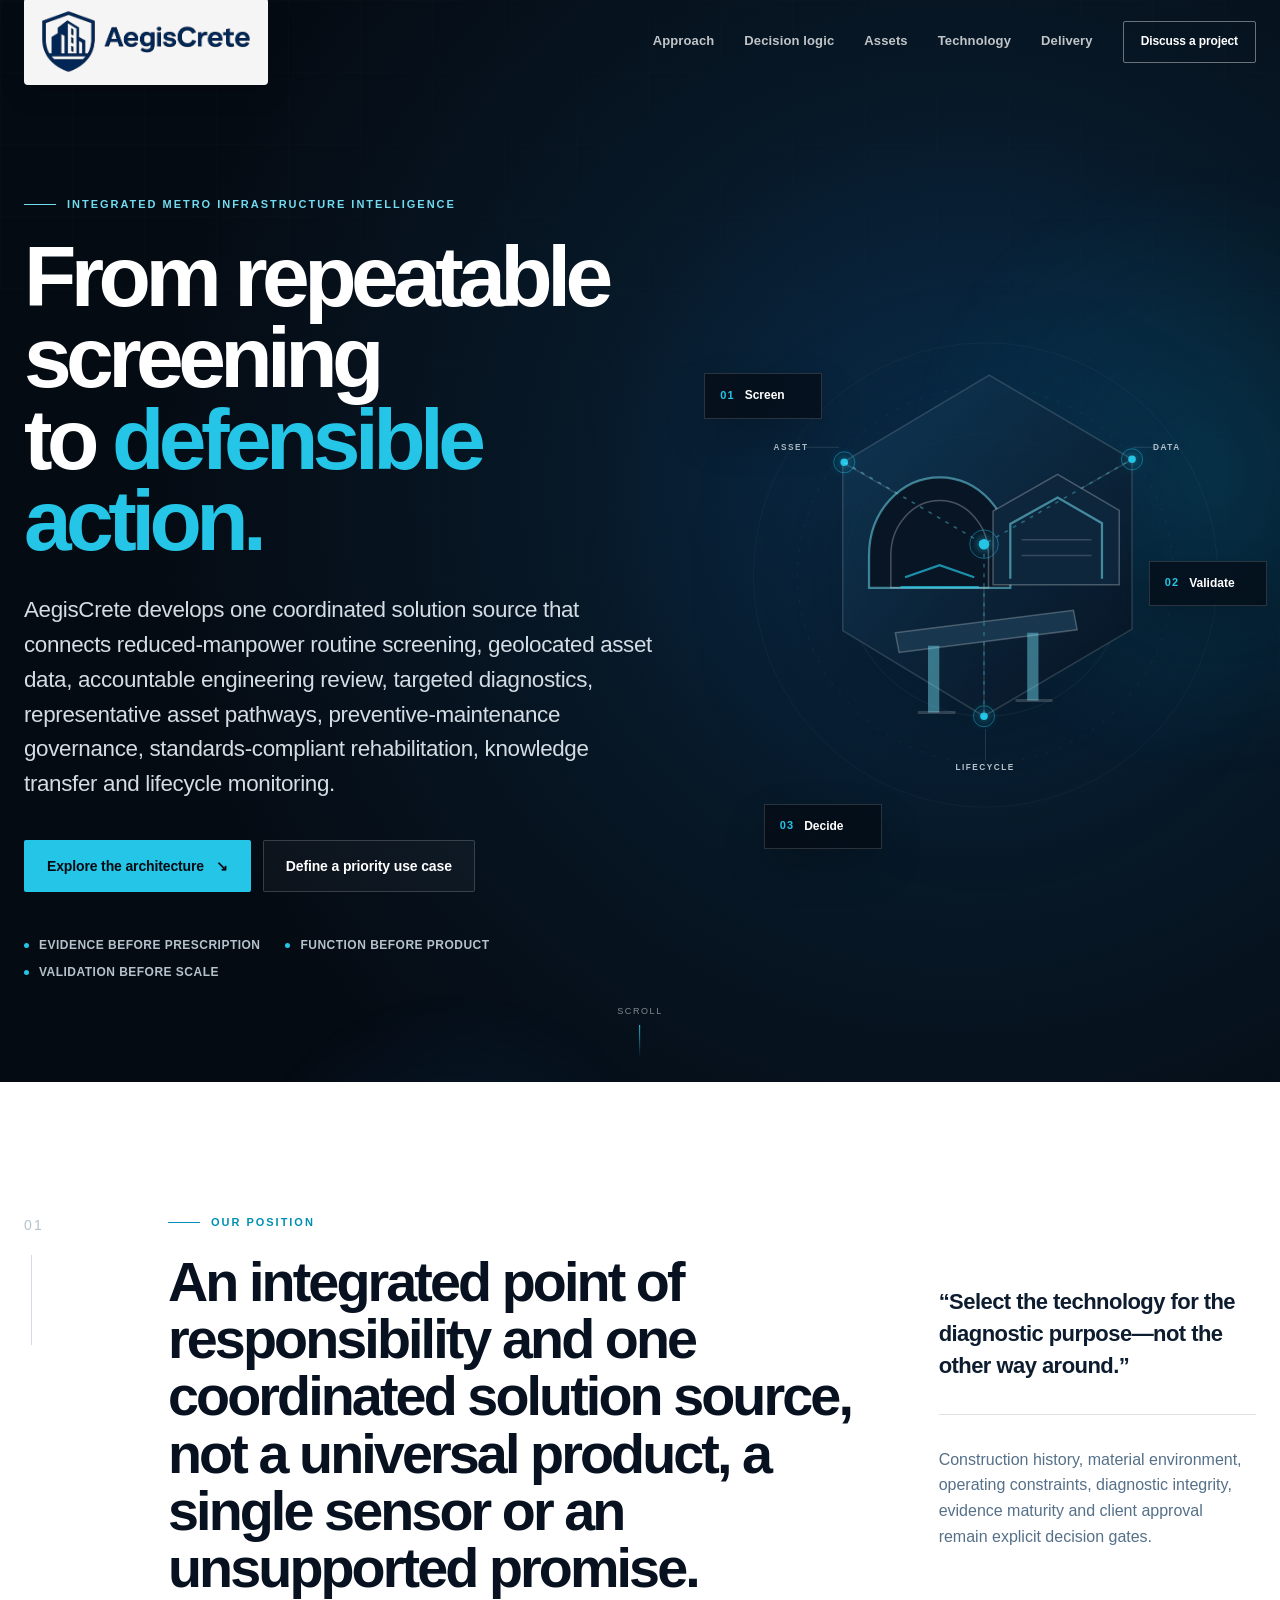
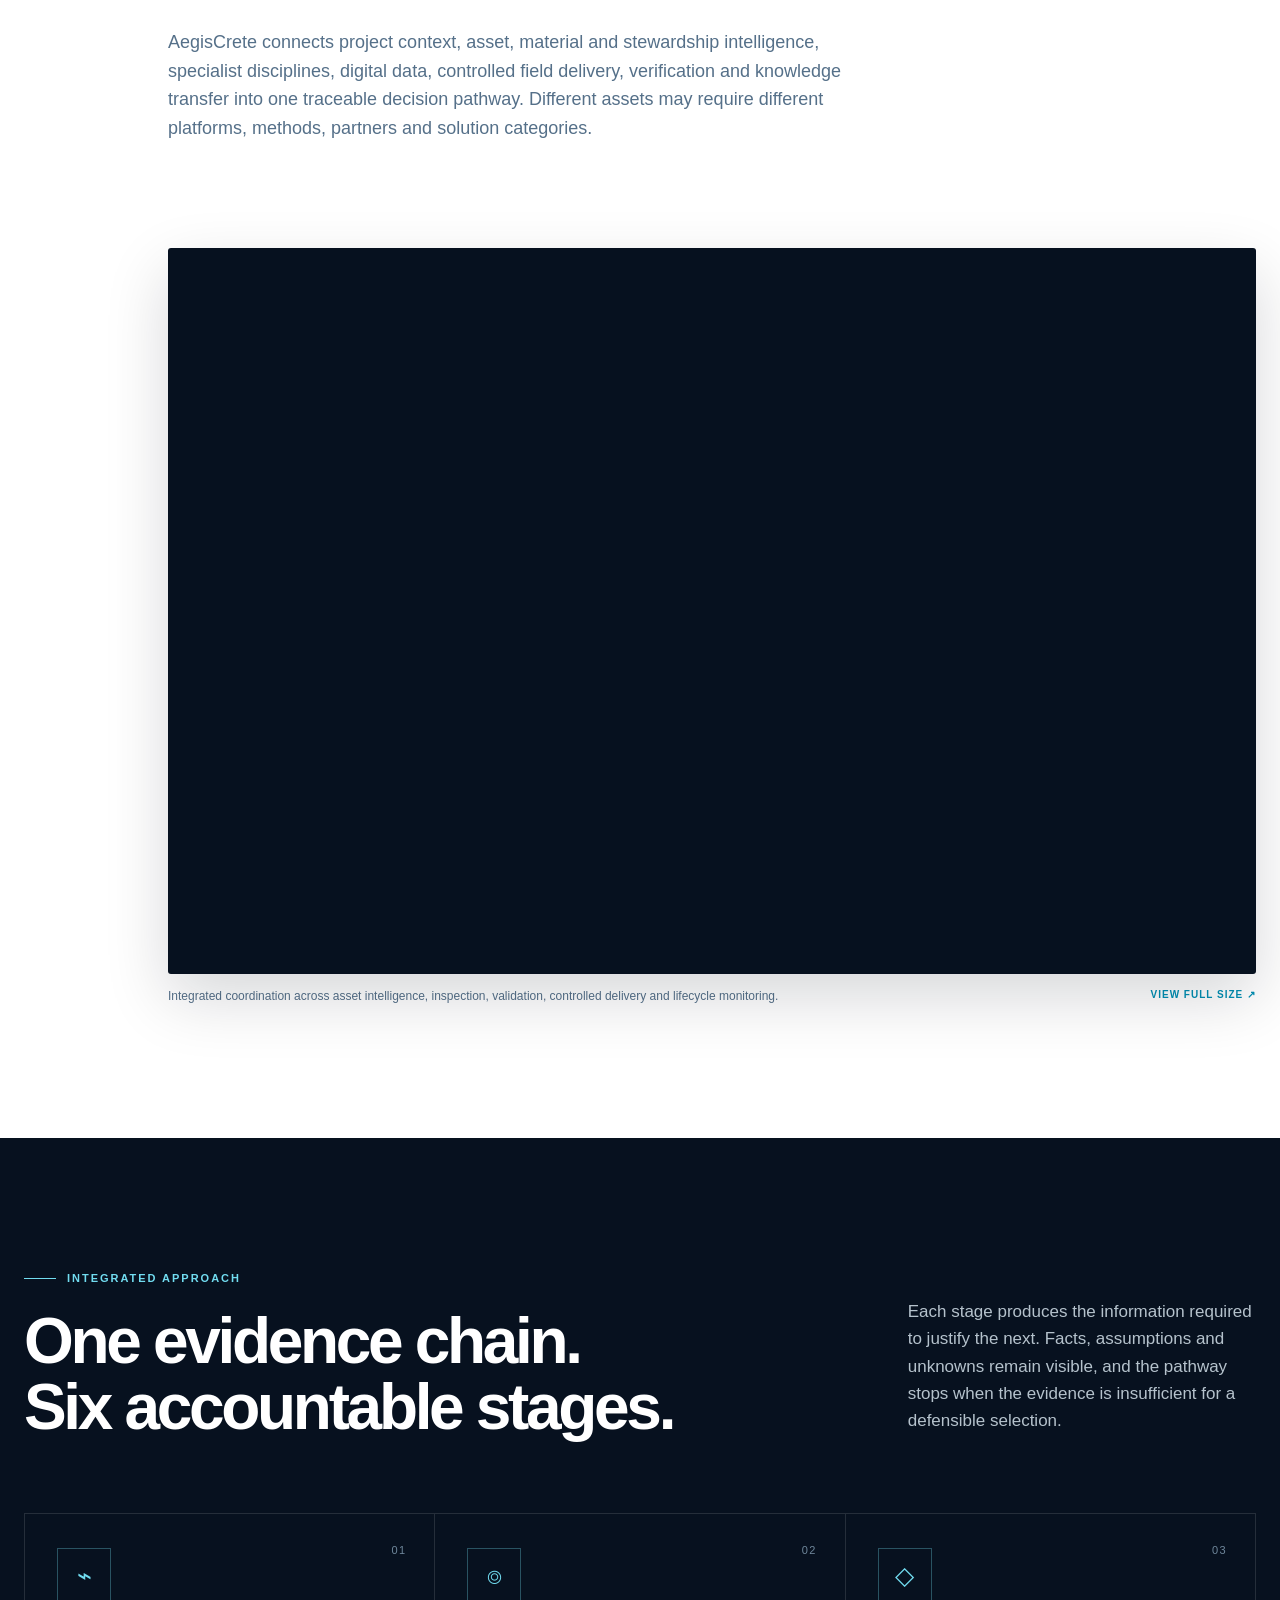
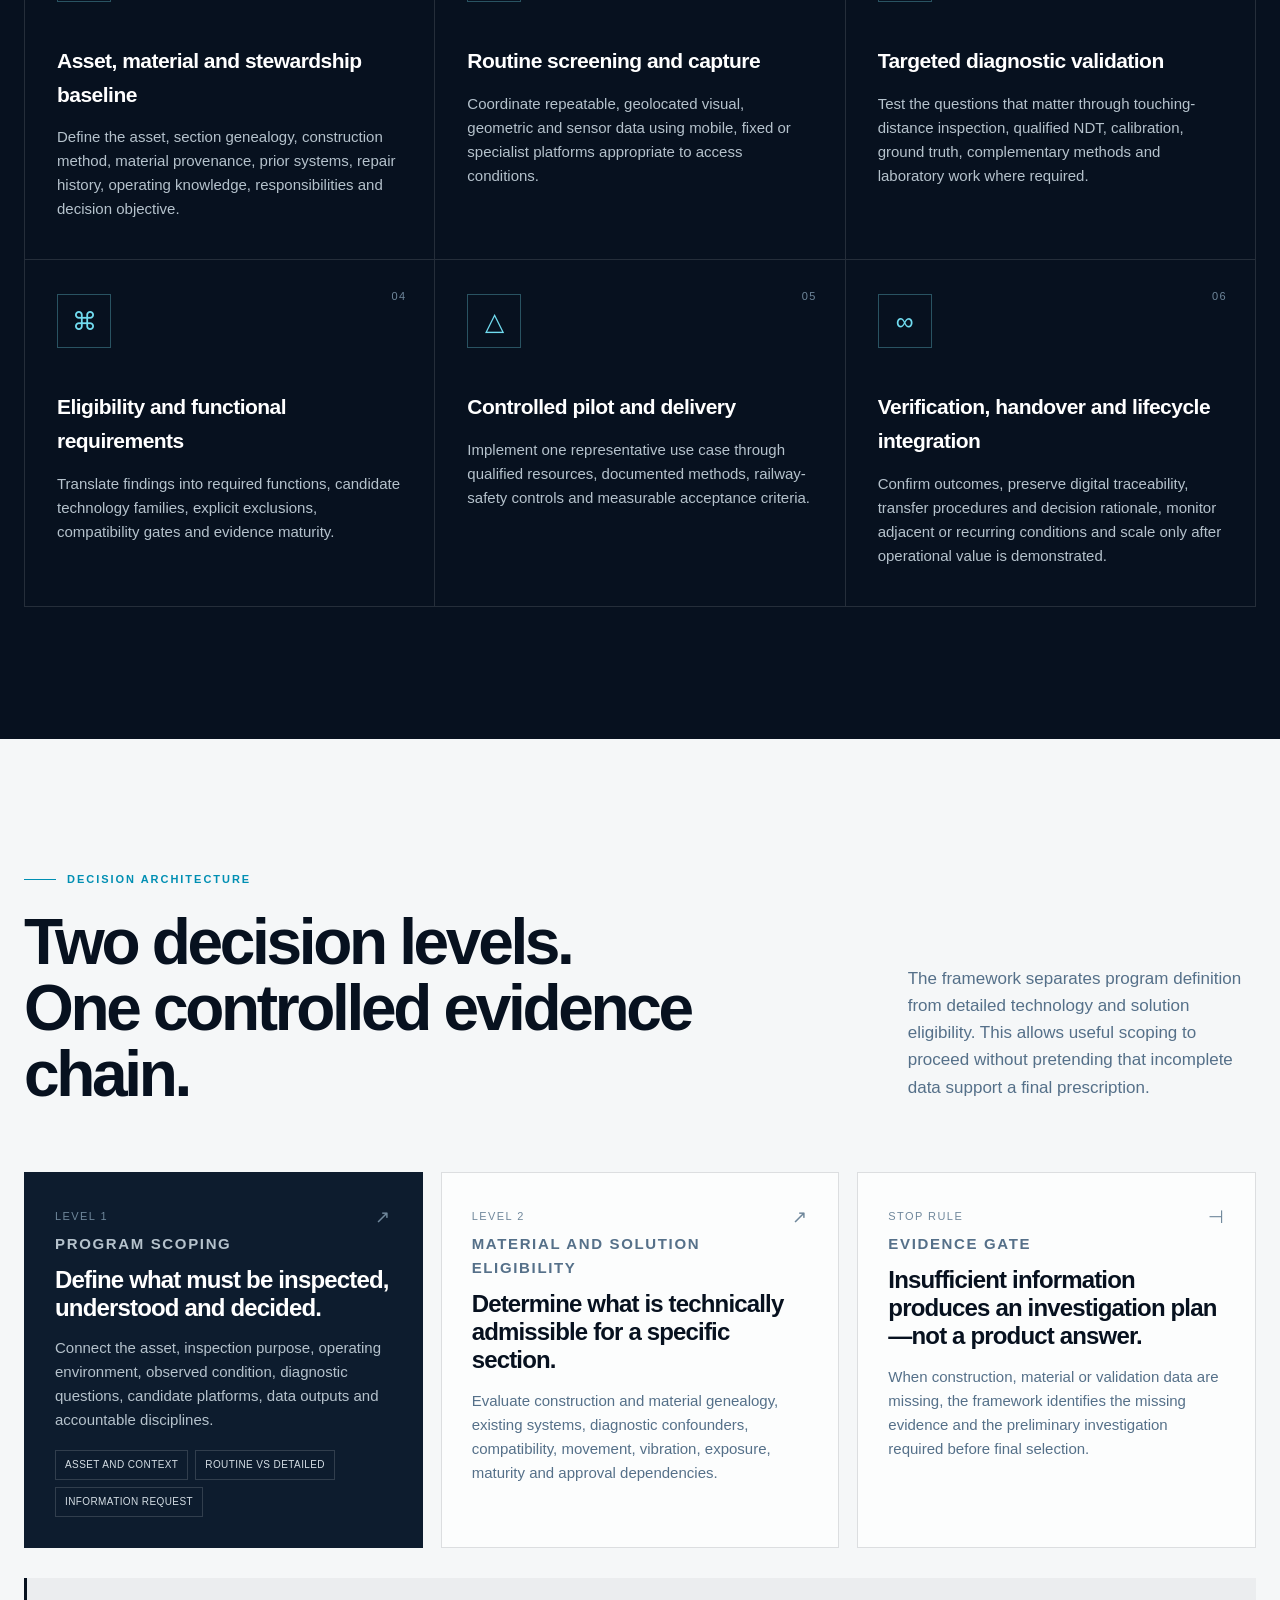
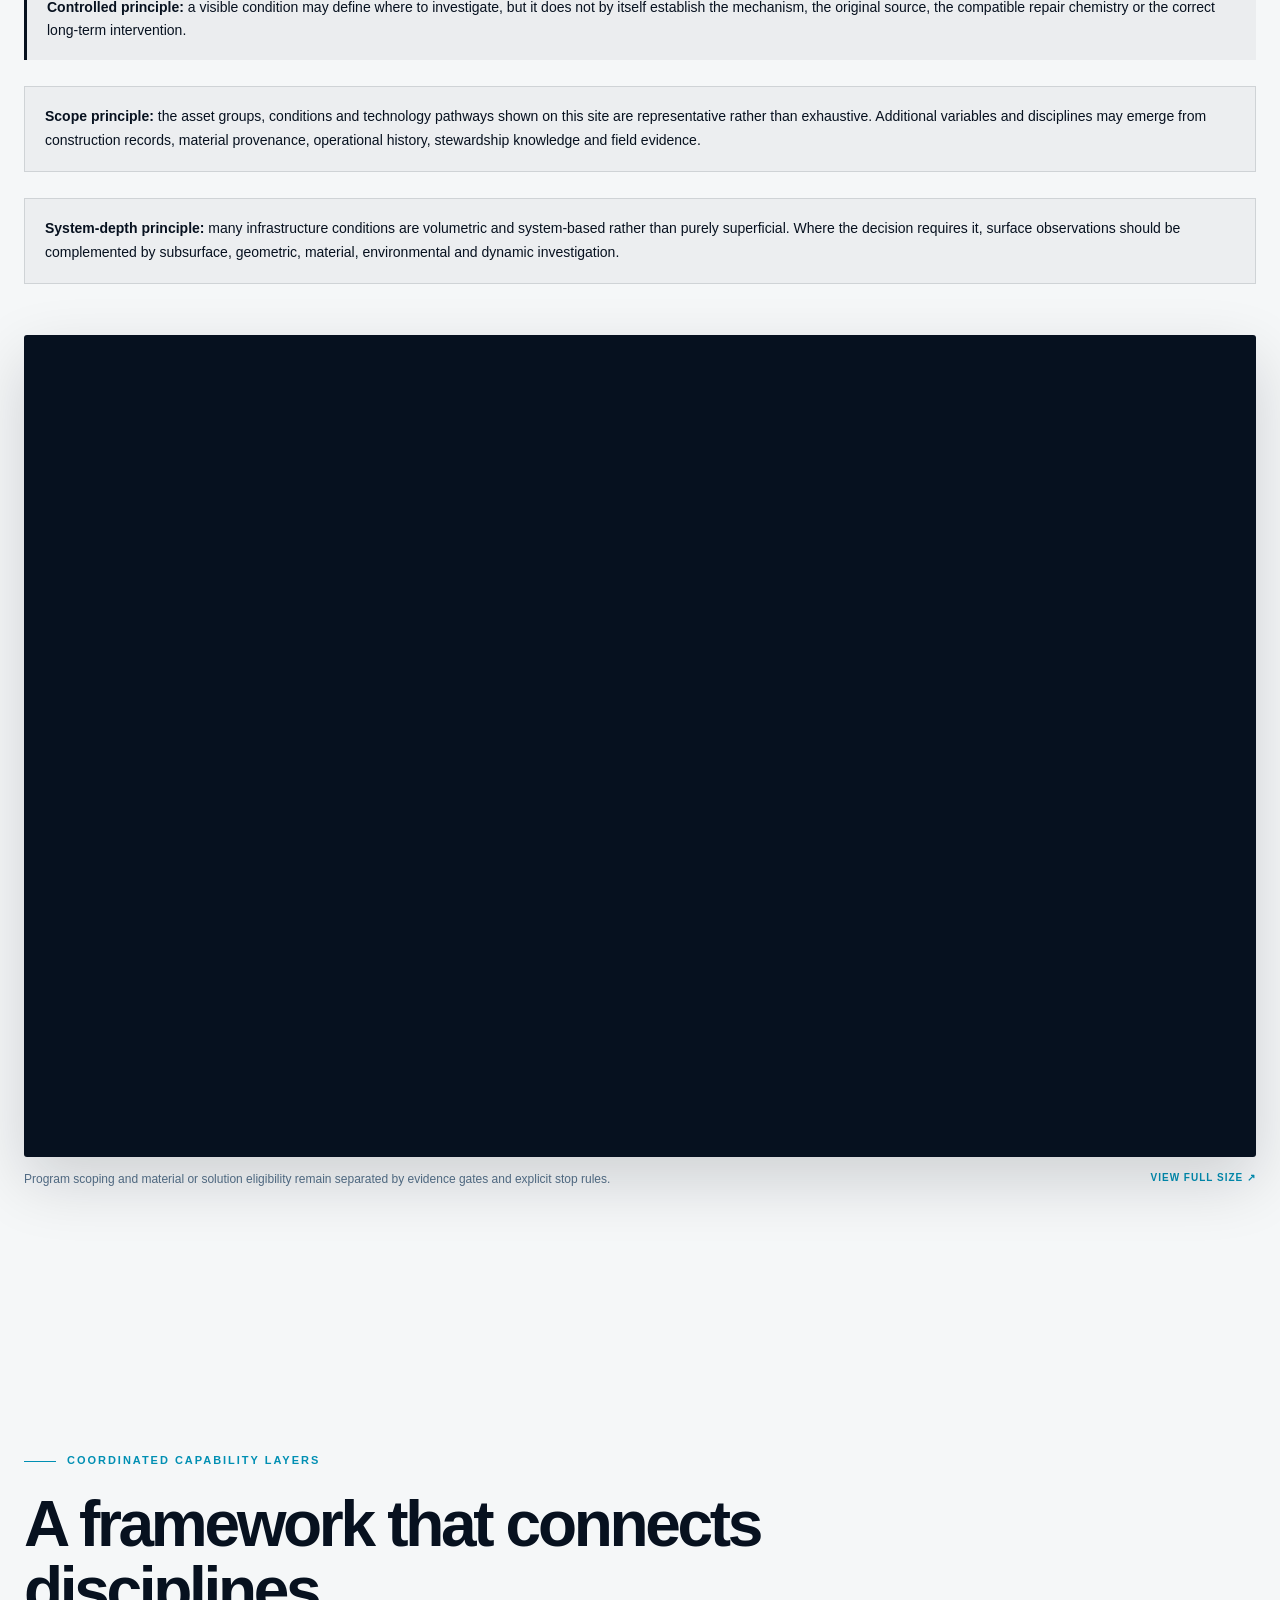
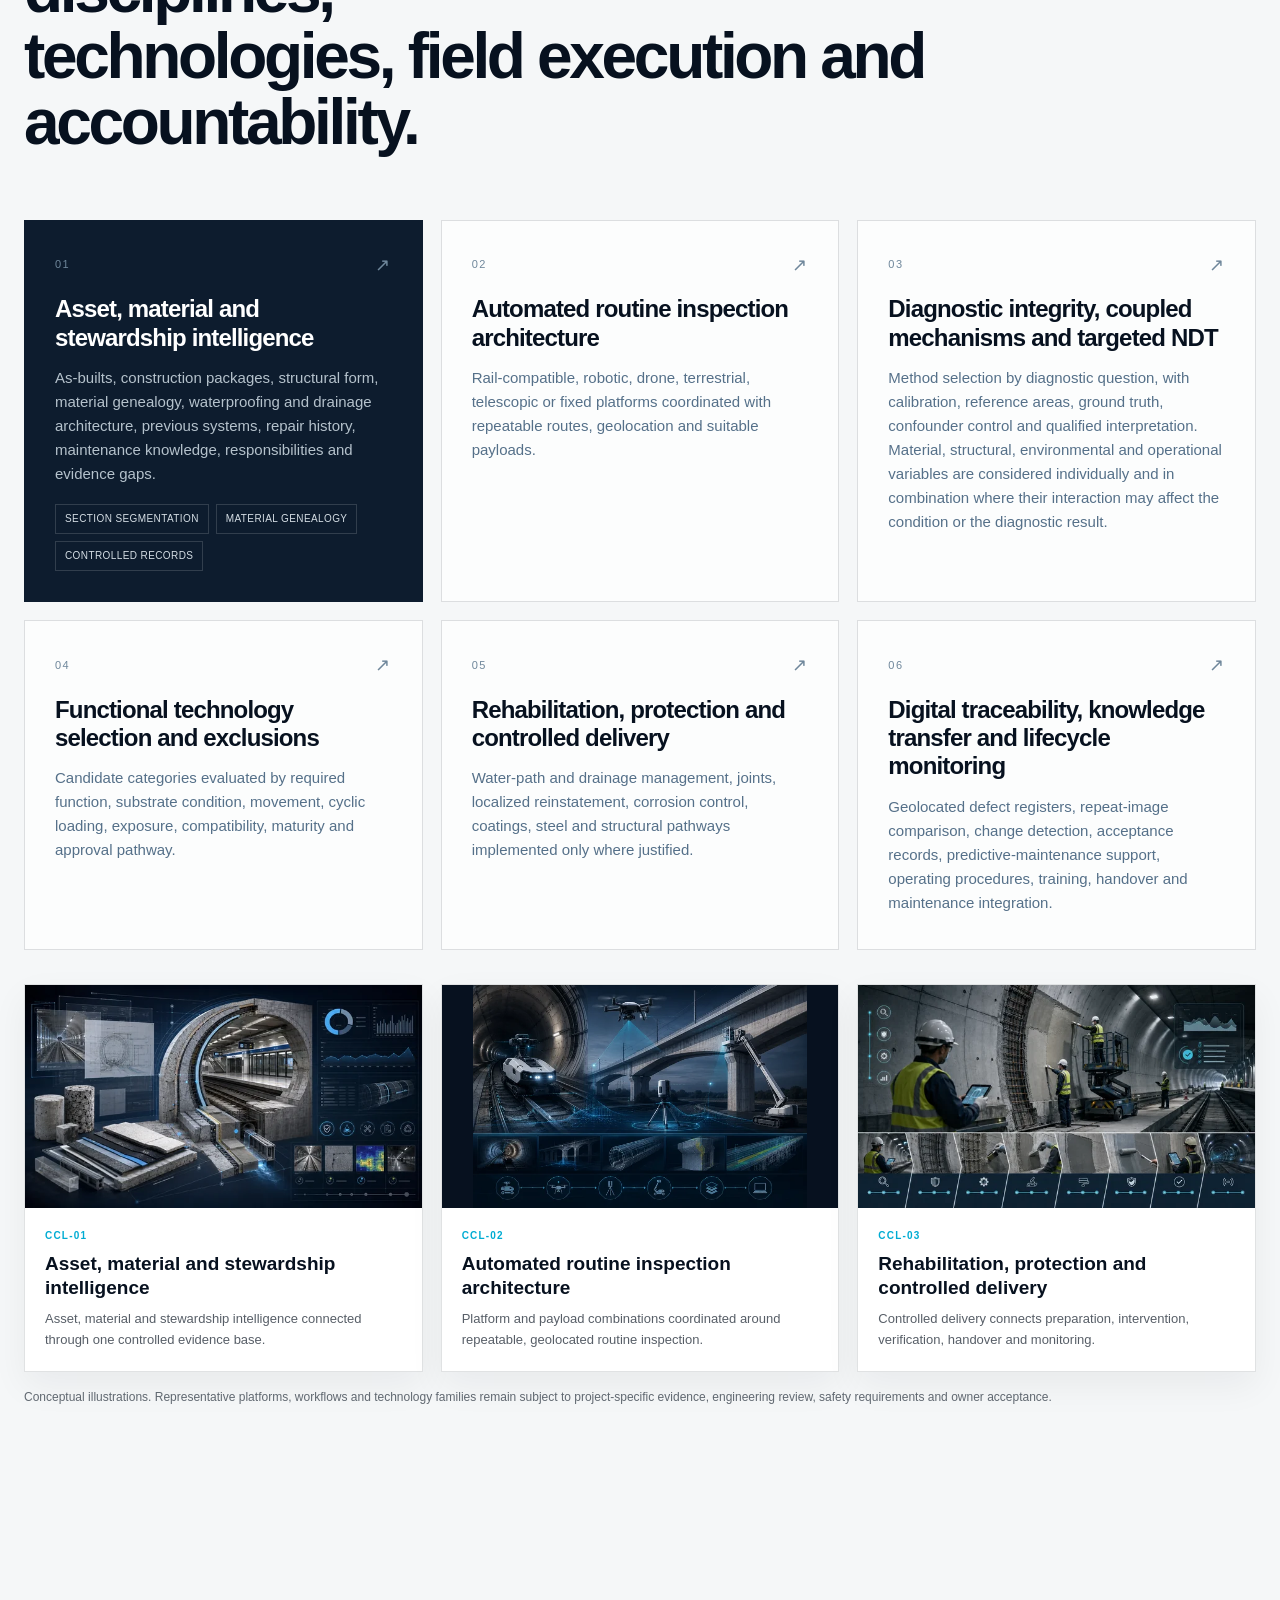
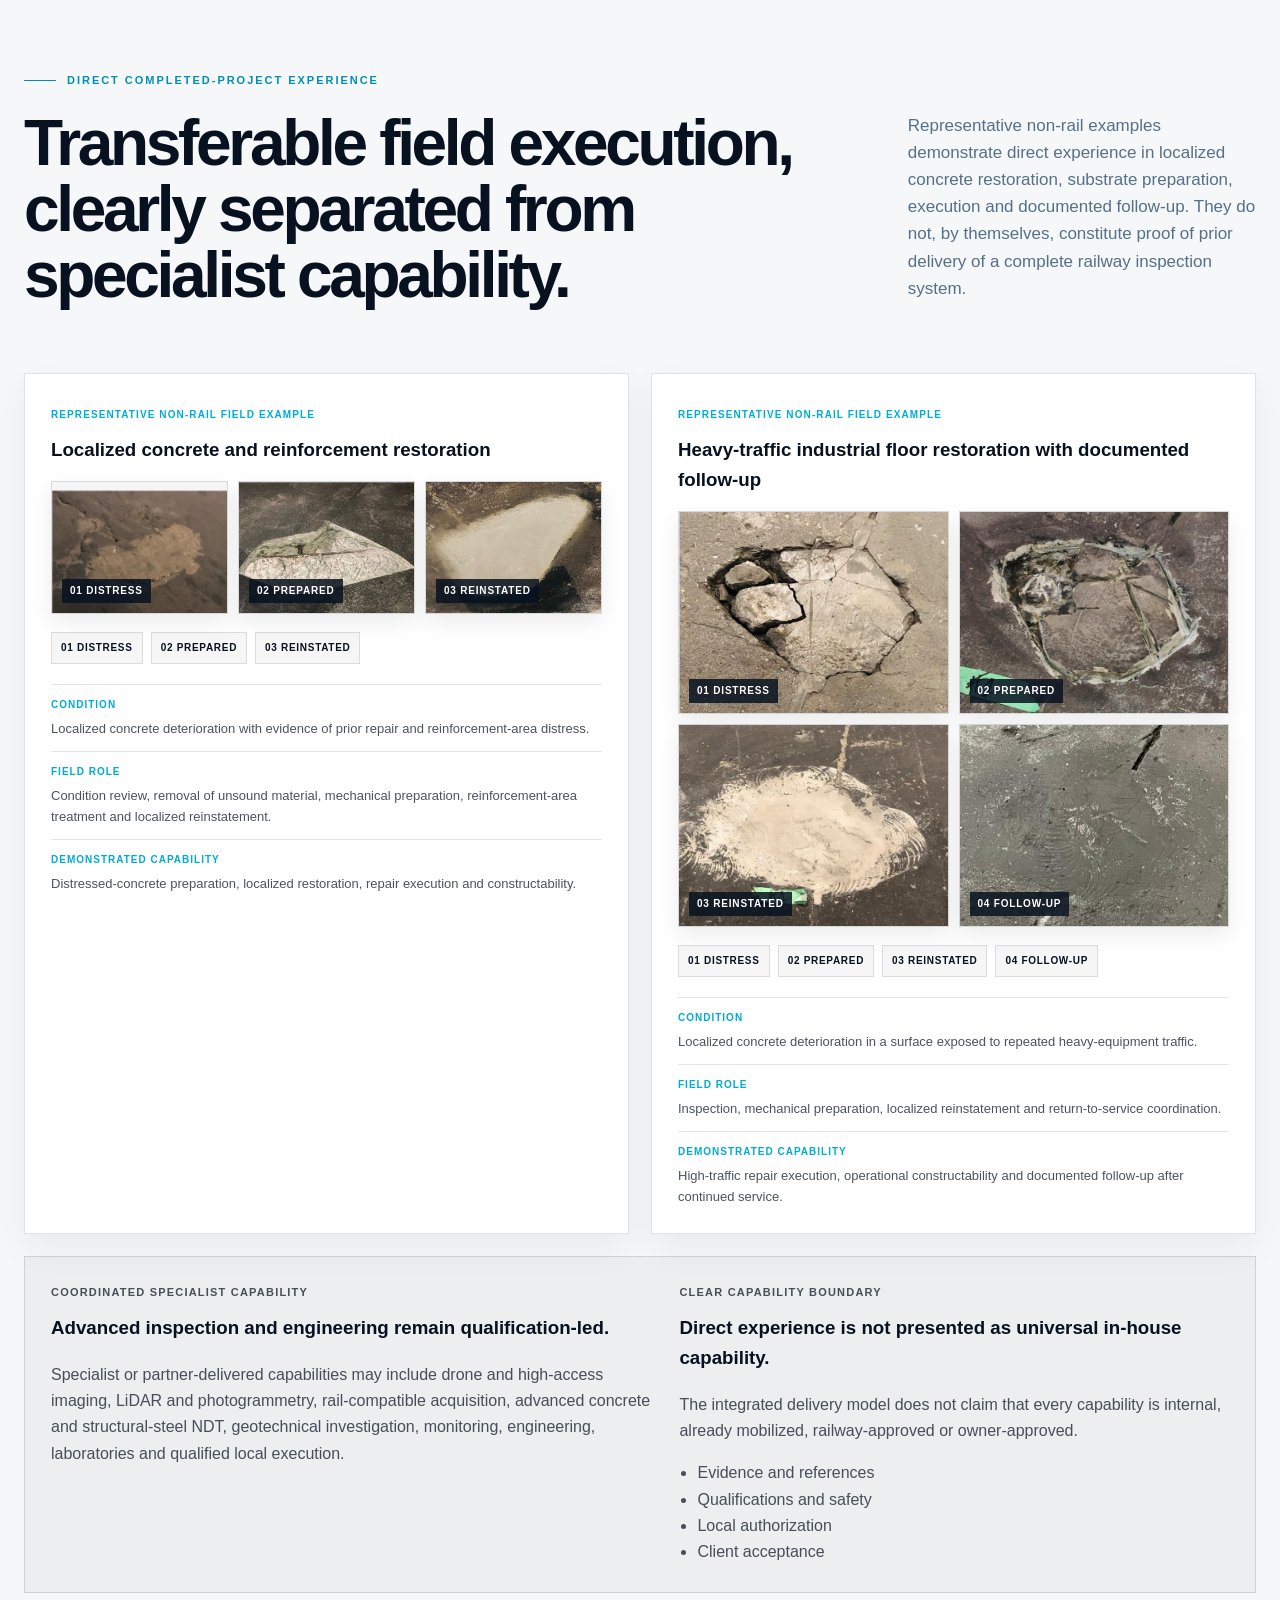
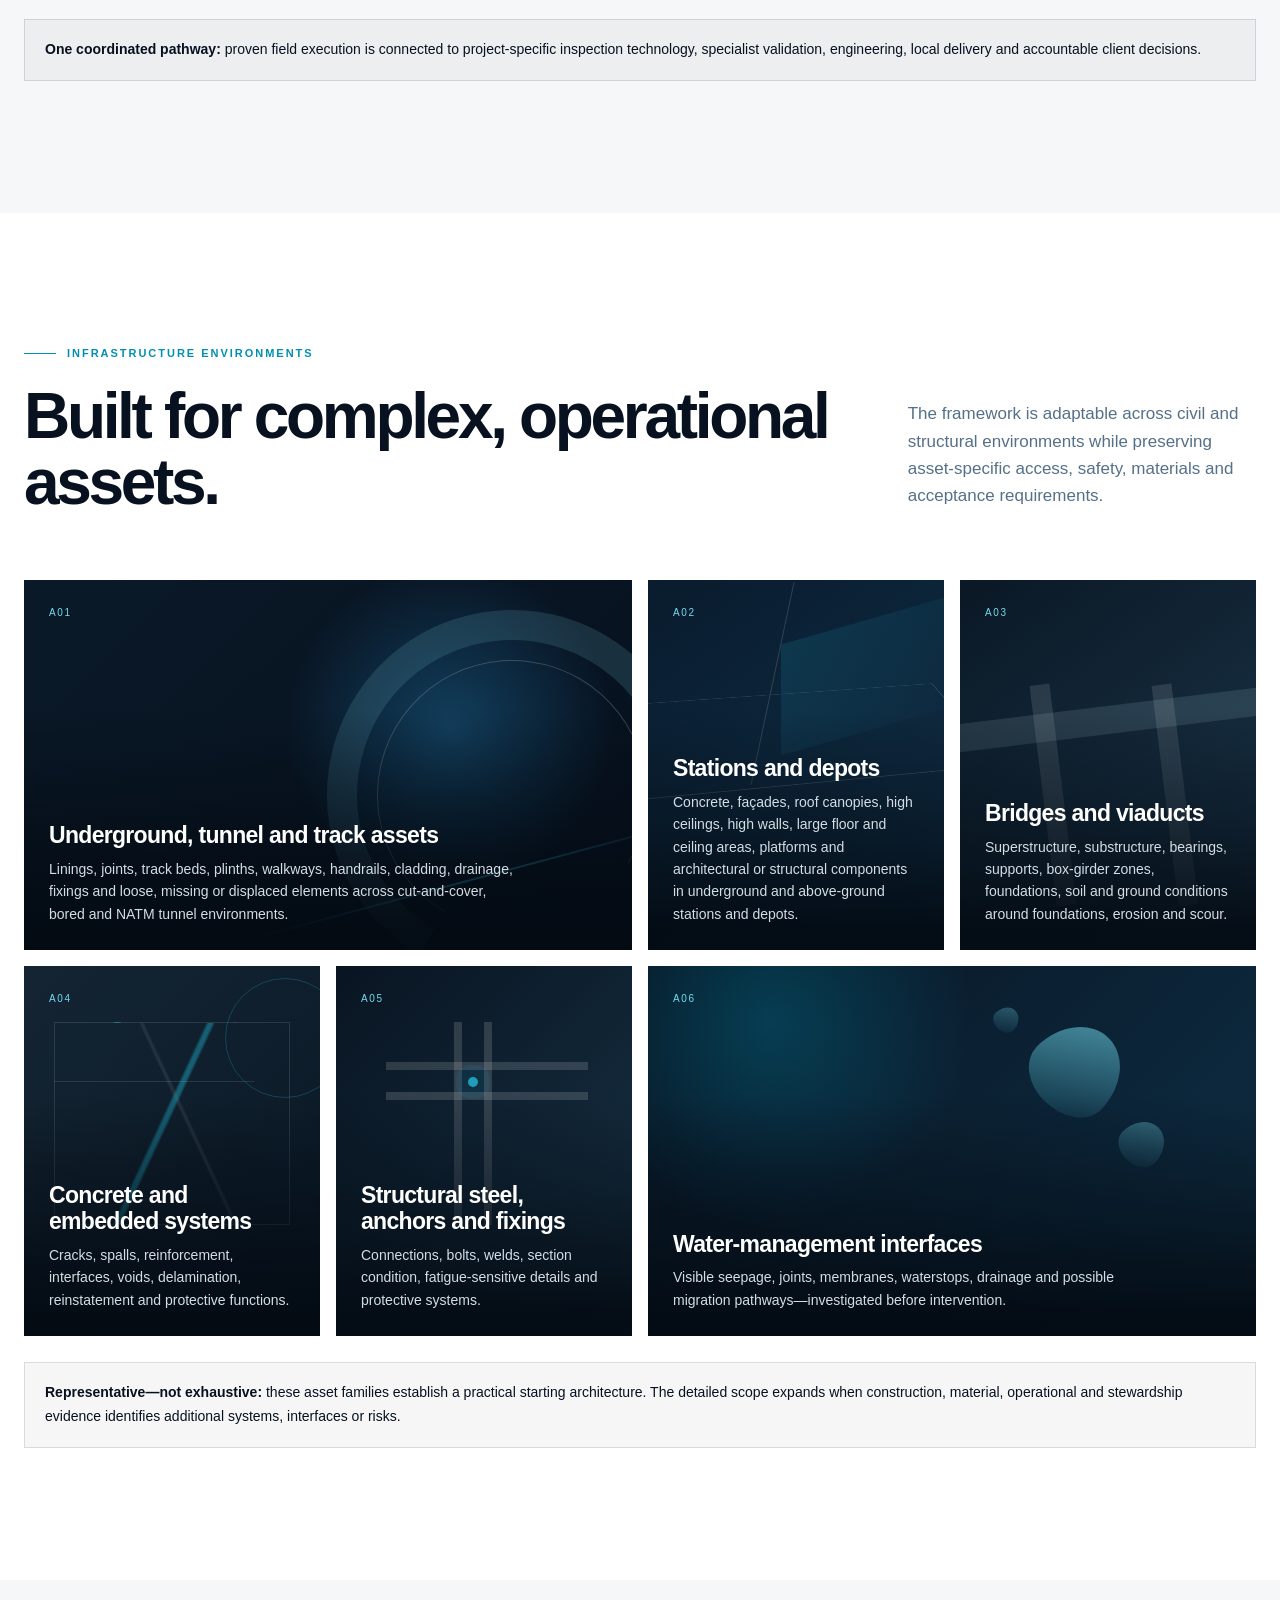
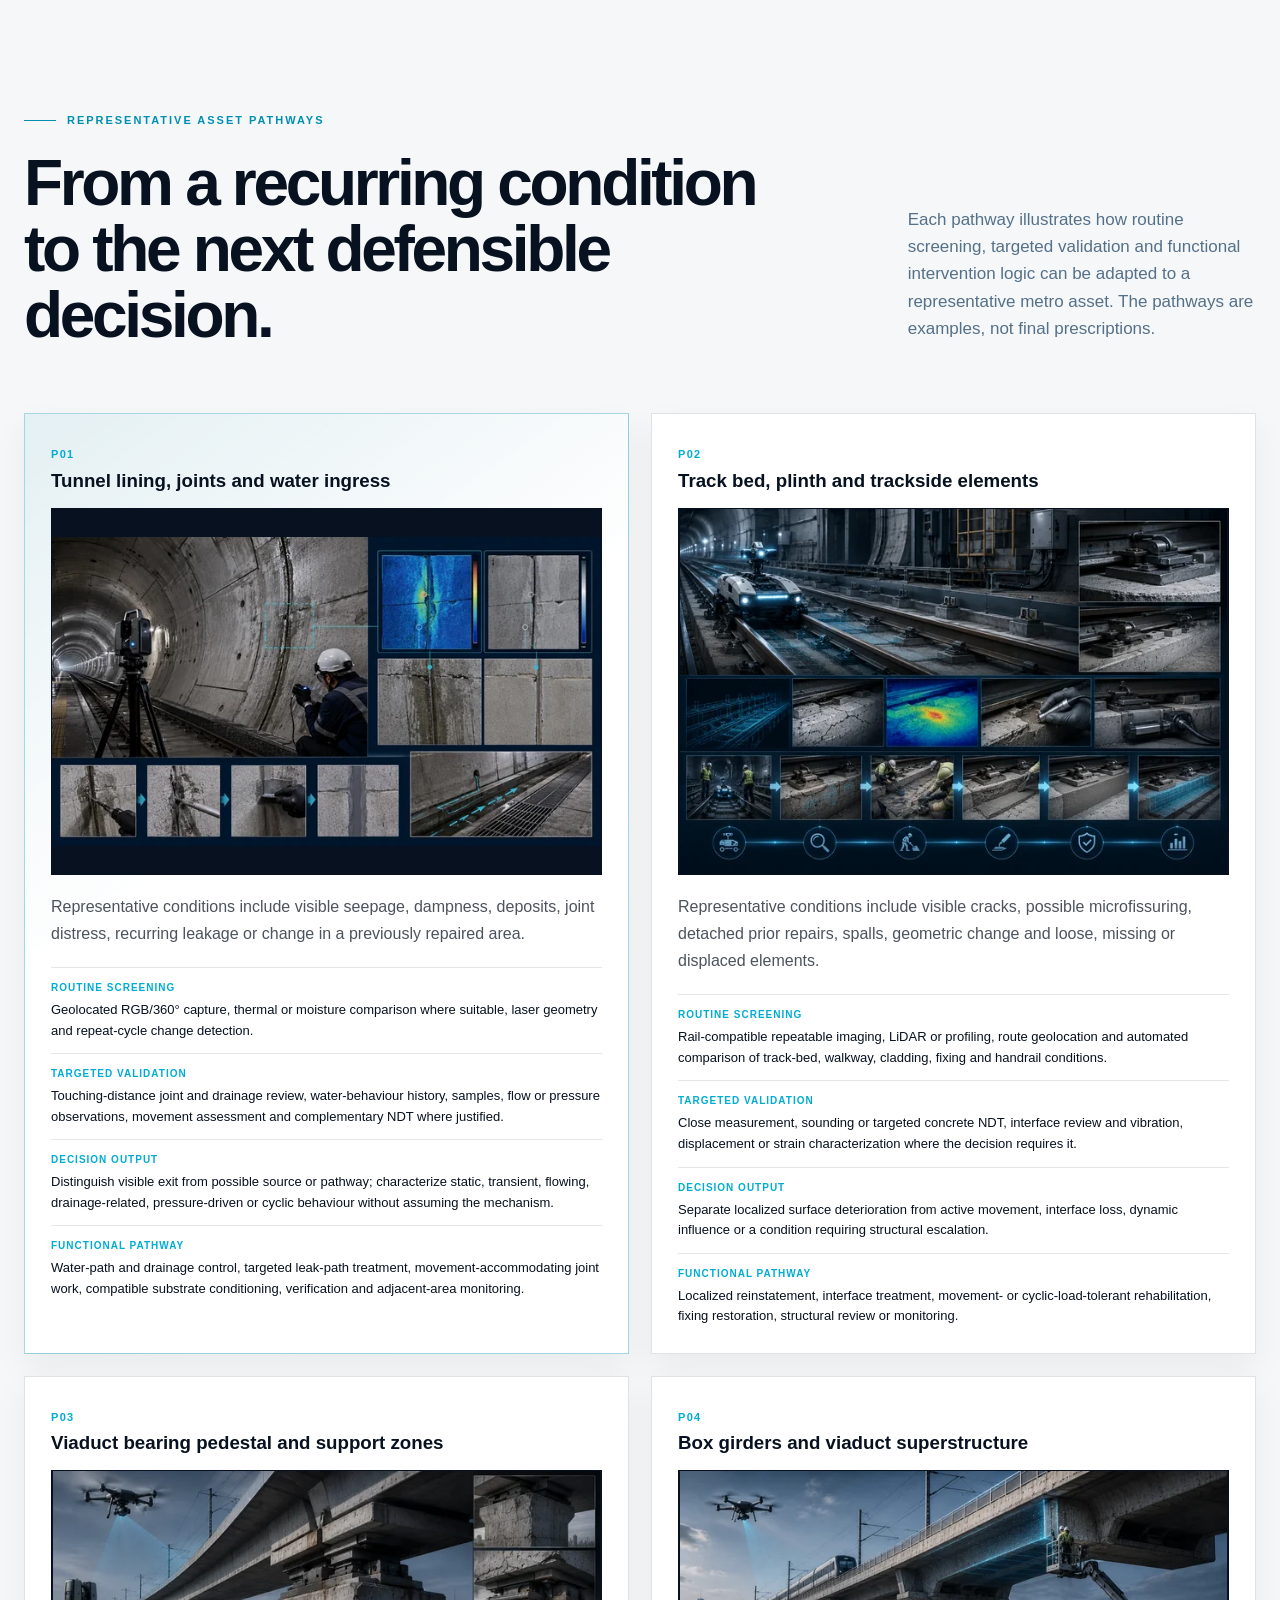
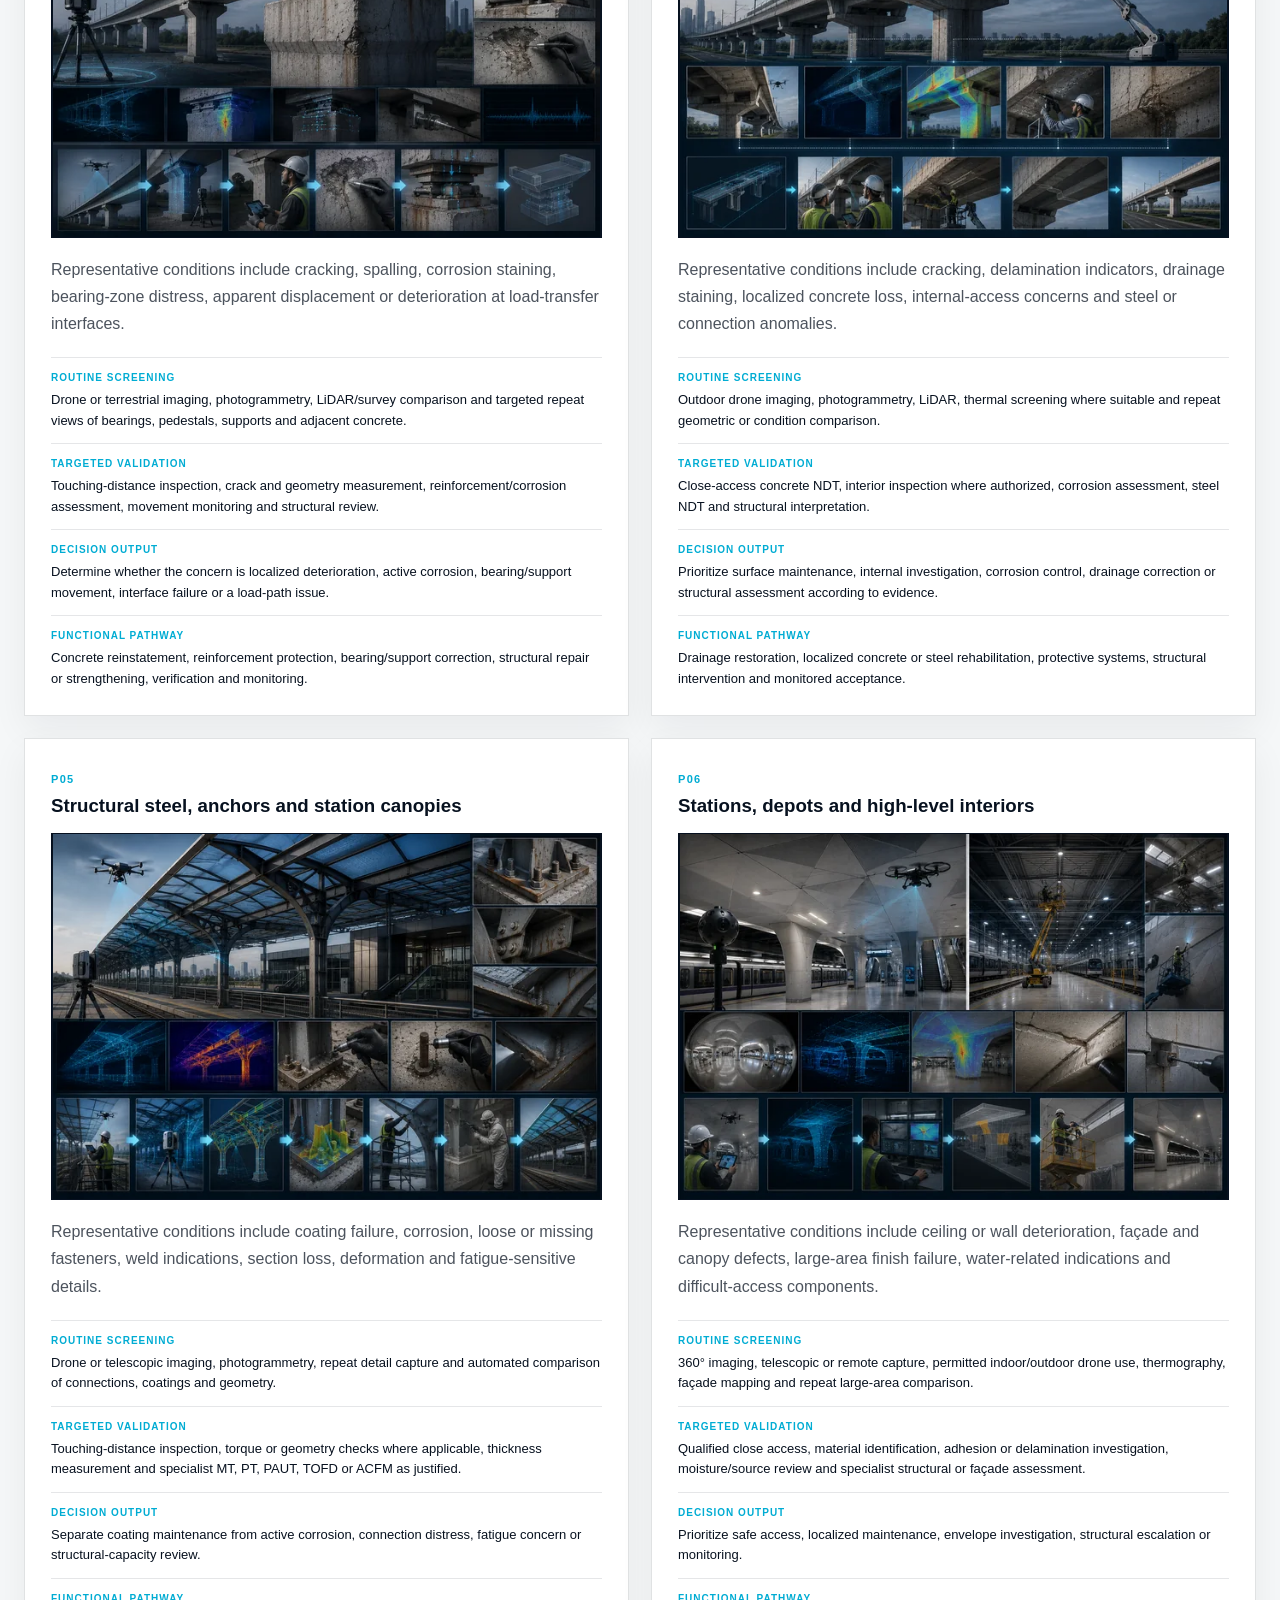
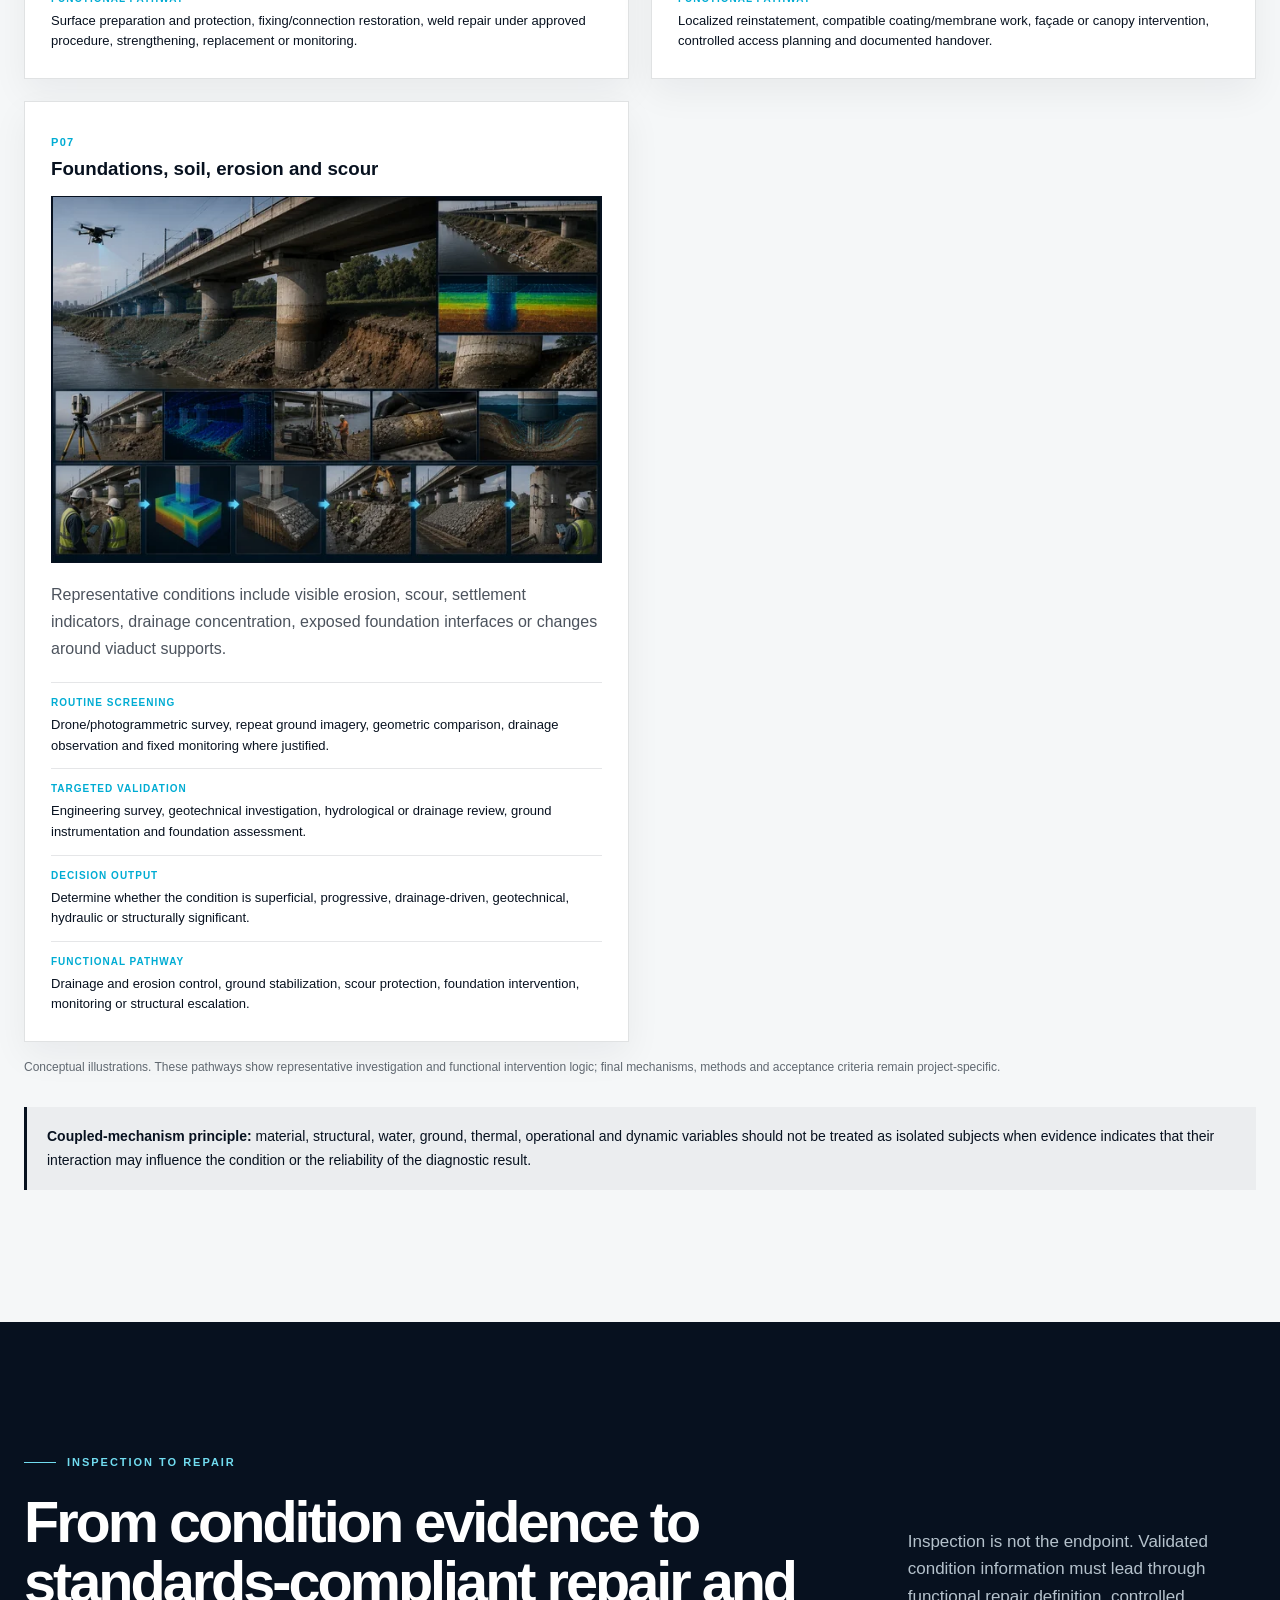
<file: index.html>
<!DOCTYPE html>

<html lang="en">
<head>
<meta charset="utf-8"/>
<meta content="width=device-width, initial-scale=1" name="viewport"/>
<meta content="#07111f" name="theme-color"/>
<meta content="AegisCrete develops evidence-led metro infrastructure pathways linking reduced-manpower routine screening, preventive-maintenance governance, representative asset pathways, diagnostic validation, standards-compliant repair, conditional warranty, knowledge transfer and lifecycle monitoring." name="description"/>
<meta content="index,follow,max-image-preview:large,max-snippet:-1,max-video-preview:-1" name="robots"/>
<link href="https://aegiscrete.ca/" rel="canonical"/>
<meta content="website" property="og:type"/>
<meta content="AegisCrete — Integrated Metro Infrastructure Intelligence" property="og:title"/>
<meta content="From reduced-manpower routine screening to preventive-maintenance governance, accountable diagnostics, standards-compliant repair, verification and lifecycle decisions." property="og:description"/>
<meta content="https://aegiscrete.ca/" property="og:url"/>
<meta content="https://aegiscrete.ca/assets/images/social-card.png" property="og:image"/>
<meta content="1200" property="og:image:width"/>
<meta content="630" property="og:image:height"/>
<meta content="summary_large_image" name="twitter:card"/>
<meta content="AegisCrete — Integrated Metro Infrastructure Intelligence" name="twitter:title"/>
<meta content="Reduced-manpower routine screening, preventive-maintenance governance, accountable diagnostics, standards-compliant rehabilitation and lifecycle monitoring for complex metro assets." name="twitter:description"/>
<meta content="https://aegiscrete.ca/assets/images/social-card.png" name="twitter:image"/>
<title>AegisCrete — Integrated Metro Infrastructure Intelligence</title>
<link href="assets/brand/favicon.ico" rel="icon" sizes="any"/>
<link href="assets/brand/favicon-32x32.png" rel="icon" sizes="32x32" type="image/png"/>
<link href="assets/brand/apple-touch-icon.png" rel="apple-touch-icon"/>
<link href="site.webmanifest" rel="manifest"/>
<link href="assets/css/styles.css?v=20260729-2" rel="stylesheet"/>
<script type="application/ld+json">{
  "@context": "https://schema.org",
  "@type": "Organization",
  "name": "AegisCrete",
  "url": "https://aegiscrete.ca/",
  "logo": "https://aegiscrete.ca/assets/brand/aegiscrete-logo-horizontal.png",
  "email": "info@aegiscrete.ca",
  "description": "AegisCrete coordinates evidence-led metro infrastructure pathways connecting reduced-manpower routine inspection, preventive-maintenance governance, representative asset pathways, diagnostic validation, standards-compliant repair, conditional warranty, verification, knowledge transfer and lifecycle monitoring.",
  "areaServed": "International",
  "contactPoint": {
    "@type": "ContactPoint",
    "contactType": "business inquiries",
    "email": "info@aegiscrete.ca"
  }
}</script>
<style>
  .proposal-note {
    margin: 30px 0 0;
    padding: 18px 20px;
    border-left: 3px solid currentColor;
    background: rgba(255,255,255,.06);
    font-size: 14px;
    line-height: 1.65;
  }
  .capabilities .proposal-note,
  .statement .proposal-note,
  .delivery .proposal-note {
    background: rgba(7,17,31,.04);
  }
  .proposal-note strong { display: inline; }
  .capability-card__kicker {
    margin: 0 0 12px;
    color: var(--cyan-500, #008fb3);
    font-size: 11px;
    font-weight: 700;
    letter-spacing: .11em;
    text-transform: uppercase;
  }
  .scope-list {
    margin: 20px 0 0;
    padding-left: 18px;
  }
  .scope-list li { margin: 8px 0; }
  .workflow-caption {
    margin: 22px 0 0;
    font-size: 13px;
    line-height: 1.65;
    opacity: .82;
  }
  @media (max-width: 760px) {
    .proposal-note { padding: 16px; }
  }

  .representative-note {
    margin: 26px 0 0;
    padding: 18px 20px;
    border: 1px solid rgba(7,17,31,.12);
    background: rgba(7,17,31,.035);
    font-size: 14px;
    line-height: 1.7;
  }
  .pathway-grid {
    display: grid;
    grid-template-columns: repeat(2, minmax(0, 1fr));
    gap: 22px;
    margin-top: 34px;
  }
  .pathway-card {
    padding: 26px;
    border: 1px solid rgba(7,17,31,.12);
    background: #fff;
    box-shadow: 0 14px 34px rgba(7,17,31,.055);
  }
  .pathway-card--featured {
    border-color: rgba(0,143,179,.35);
    background: linear-gradient(145deg, rgba(0,143,179,.07), #fff 42%);
  }
  .pathway-card__head {
    display: flex;
    align-items: flex-start;
    justify-content: space-between;
    gap: 18px;
    margin-bottom: 12px;
  }
  .pathway-card__index {
    color: var(--cyan-500, #008fb3);
    font-size: 11px;
    font-weight: 800;
    letter-spacing: .12em;
  }
  .pathway-card__head h3 {
    margin: 0;
    max-width: 32rem;
  }
  .pathway-card > p {
    margin: 0;
    color: rgba(7,17,31,.72);
    line-height: 1.7;
  }
  .pathway-flow {
    display: grid;
    gap: 12px;
    margin-top: 20px;
  }
  .pathway-flow > div {
    padding-top: 12px;
    border-top: 1px solid rgba(7,17,31,.10);
  }
  .pathway-flow strong {
    display: block;
    margin-bottom: 4px;
    color: var(--cyan-500, #008fb3);
    font-size: 10px;
    font-weight: 800;
    letter-spacing: .1em;
    text-transform: uppercase;
  }
  .pathway-flow span {
    display: block;
    font-size: 13px;
    line-height: 1.58;
  }
  .environment-grid {
    display: grid;
    grid-template-columns: repeat(3, minmax(0, 1fr));
    gap: 20px;
    margin-top: 34px;
  }
  .environment-card {
    padding: 25px;
    border: 1px solid rgba(255,255,255,.13);
    background: rgba(255,255,255,.055);
  }
  .environment-card__label {
    display: inline-flex;
    margin-bottom: 14px;
    color: #73d7ed;
    font-size: 10px;
    font-weight: 800;
    letter-spacing: .11em;
    text-transform: uppercase;
  }
  .environment-card h3 { margin-top: 0; }
  .environment-card p,
  .environment-card li {
    color: rgba(255,255,255,.76);
    font-size: 14px;
    line-height: 1.65;
  }
  .environment-card ul {
    margin: 18px 0 0;
    padding-left: 18px;
  }
  .environment-card li { margin: 8px 0; }
  .environment-output {
    margin-top: 18px;
    padding-top: 14px;
    border-top: 1px solid rgba(255,255,255,.12);
  }
  .environment-output strong {
    display: block;
    margin-bottom: 5px;
    color: #fff;
    font-size: 11px;
    letter-spacing: .08em;
    text-transform: uppercase;
  }
  .pilot-metrics {
    display: grid;
    grid-template-columns: repeat(4, minmax(0, 1fr));
    gap: 14px;
    margin-top: 34px;
  }
  .pilot-metric {
    min-height: 150px;
    padding: 22px;
    border: 1px solid rgba(7,17,31,.11);
    background: rgba(7,17,31,.035);
  }
  .pilot-metric span {
    display: block;
    margin-bottom: 16px;
    color: var(--cyan-500, #008fb3);
    font-size: 11px;
    font-weight: 800;
    letter-spacing: .11em;
  }
  .pilot-metric h3 {
    margin: 0 0 9px;
    font-size: 18px;
  }
  .pilot-metric p {
    margin: 0;
    color: rgba(7,17,31,.7);
    font-size: 13px;
    line-height: 1.6;
  }
  .expertise-list {
    display: grid;
    grid-template-columns: repeat(2, minmax(0, 1fr));
    gap: 10px 24px;
    margin: 24px 0 0;
    padding: 0;
    list-style: none;
  }
  .expertise-list li {
    position: relative;
    padding-left: 18px;
    color: rgba(255,255,255,.8);
    line-height: 1.55;
  }
  .expertise-list li::before {
    content: "";
    position: absolute;
    left: 0;
    top: .7em;
    width: 7px;
    height: 1px;
    background: #73d7ed;
  }
  @media (max-width: 980px) {
    .pathway-grid,
    .environment-grid { grid-template-columns: 1fr; }
    .pilot-metrics { grid-template-columns: repeat(2, minmax(0, 1fr)); }
  }
  @media (max-width: 620px) {
    .pathway-card,
    .environment-card,
    .pilot-metric { padding: 20px; }
    .pilot-metrics,
    .expertise-list { grid-template-columns: 1fr; }
  }


  /* July 29 2026 final visual integration */
  .capability-card { justify-content: flex-start; }
  .capability-card h3 { margin: 16px 0 14px; max-width: none; }
  .capability-card__kicker + h3 { margin-top: 10px; }
  .capability-card p { margin: 0; }
  .capability-card ul { margin-top: 18px; }

  .support-card-grid {
    display: grid;
    grid-template-columns: repeat(3, minmax(0, 1fr));
    gap: 18px;
    margin-top: 34px;
  }
  .support-card {
    overflow: hidden;
    border: 1px solid rgba(7,17,31,.12);
    background: #fff;
    box-shadow: 0 14px 34px rgba(7,17,31,.055);
  }
  .support-card__media,
  .pathway-card__visual {
    display: block;
    overflow: hidden;
    background: #07111f;
  }
  .support-card__media { aspect-ratio: 16 / 9; }
  .pathway-card__visual {
    aspect-ratio: 3 / 2;
    margin: 0 0 18px;
    border: 1px solid rgba(7,17,31,.10);
  }
  .support-card__media picture,
  .pathway-card__visual picture,
  .support-card__media img,
  .pathway-card__visual img {
    display: block;
    width: 100%;
    height: 100%;
  }
  .support-card__media img,
  .pathway-card__visual img { object-fit: contain; }
  .support-card__body { padding: 20px; }
  .support-card__label {
    display: block;
    margin-bottom: 8px;
    color: var(--cyan-500, #008fb3);
    font-size: 10px;
    font-weight: 800;
    letter-spacing: .12em;
    text-transform: uppercase;
  }
  .support-card h3 {
    margin: 0;
    font-size: 19px;
    line-height: 1.24;
  }
  .support-card p {
    margin: 10px 0 0;
    color: rgba(7,17,31,.68);
    font-size: 13px;
    line-height: 1.6;
  }
  .pathway-card__visual img { transition: transform .35s ease; }
  .pathway-card:hover .pathway-card__visual img { transform: scale(1.012); }
  .conceptual-visual-note {
    margin: 16px 0 0;
    color: rgba(7,17,31,.62);
    font-size: 12px;
    line-height: 1.65;
  }
  .support-visual--integrated {
    margin-top: 34px;
  }
  .company__model-visual {
    grid-column: 2 / -1;
    margin-top: 34px;
  }
  .section--ink .conceptual-visual-note,
  .company.section--ink .conceptual-visual-note { color: rgba(255,255,255,.65); }

  @media (max-width: 1100px) {
    .support-card-grid { grid-template-columns: 1fr; }
    .company__model-visual { grid-column: 1 / -1; }
  }
  @media (max-width: 980px) {
    .pathway-card__visual { margin-bottom: 16px; }
  }
  @media (max-width: 620px) {
    .support-card__body { padding: 17px; }
  }


  /* August 2026 controlled alignment with the approved metro framework */
  .field-experience-grid {
    display: grid;
    grid-template-columns: repeat(2, minmax(0, 1fr));
    gap: 22px;
    margin-top: 34px;
  }
  .field-case {
    padding: 26px;
    border: 1px solid rgba(7,17,31,.12);
    background: #fff;
    box-shadow: 0 14px 34px rgba(7,17,31,.055);
  }
  .field-case__label {
    display: inline-flex;
    margin-bottom: 12px;
    color: var(--cyan-500, #008fb3);
    font-size: 10px;
    font-weight: 800;
    letter-spacing: .11em;
    text-transform: uppercase;
  }
  .field-case h3 {
    margin: 0 0 16px;
  }
  .field-case__gallery {
    display: grid;
    gap: 10px;
    margin: 0 0 18px;
  }
  .field-case__gallery--3 {
    grid-template-columns: repeat(3, minmax(0, 1fr));
  }
  .field-case__gallery--4 {
    grid-template-columns: repeat(2, minmax(0, 1fr));
  }
  .field-case__photo {
    position: relative;
    display: block;
    overflow: hidden;
    border: 1px solid rgba(7,17,31,.12);
    background: rgba(7,17,31,.04);
    aspect-ratio: 4 / 3;
    box-shadow: 0 8px 22px rgba(7,17,31,.08);
  }
  .field-case__photo img {
    width: 100%;
    height: 100%;
    object-fit: cover;
    display: block;
  }
  .field-case__photo-badge {
    position: absolute;
    left: 10px;
    bottom: 10px;
    display: inline-flex;
    align-items: center;
    padding: 6px 8px;
    background: rgba(7,17,31,.84);
    color: #fff;
    font-size: 10px;
    font-weight: 800;
    letter-spacing: .08em;
    text-transform: uppercase;
    line-height: 1.15;
  }
  .field-case__sequence {
    display: flex;
    flex-wrap: wrap;
    gap: 8px;
    margin: 0 0 20px;
  }
  .field-case__sequence span {
    padding: 7px 9px;
    border: 1px solid rgba(7,17,31,.11);
    background: rgba(7,17,31,.035);
    font-size: 10px;
    font-weight: 800;
    letter-spacing: .07em;
    text-transform: uppercase;
  }
  .field-case__detail {
    padding-top: 12px;
    border-top: 1px solid rgba(7,17,31,.10);
  }
  .field-case__detail + .field-case__detail {
    margin-top: 12px;
  }
  .field-case__detail strong {
    display: block;
    margin-bottom: 5px;
    color: var(--cyan-500, #008fb3);
    font-size: 10px;
    font-weight: 800;
    letter-spacing: .1em;
    text-transform: uppercase;
  }
  .field-case__detail p {
    margin: 0;
    color: rgba(7,17,31,.72);
    font-size: 13px;
    line-height: 1.62;
  }
  .field-boundary {
    grid-column: 1 / -1;
    display: grid;
    grid-template-columns: 1.1fr 1fr;
    gap: 24px;
    padding: 26px;
    border: 1px solid rgba(7,17,31,.12);
    background: rgba(7,17,31,.035);
  }
  .field-boundary h3 {
    margin-top: 0;
  }
  .field-boundary p,
  .field-boundary li {
    color: rgba(7,17,31,.72);
    line-height: 1.65;
  }
  .field-boundary ul {
    margin: 14px 0 0;
    padding-left: 18px;
  }

  .repair-chain {
    display: grid;
    grid-template-columns: repeat(4, minmax(0, 1fr));
    gap: 12px;
    margin-top: 34px;
  }
  .repair-chain__step {
    min-height: 126px;
    padding: 18px;
    border: 1px solid rgba(255,255,255,.13);
    background: rgba(255,255,255,.055);
  }
  .repair-chain__step span {
    display: block;
    margin-bottom: 12px;
    color: #73d7ed;
    font-size: 10px;
    font-weight: 800;
    letter-spacing: .11em;
  }
  .repair-chain__step strong {
    display: block;
    line-height: 1.35;
  }
  .repair-grid {
    display: grid;
    grid-template-columns: repeat(3, minmax(0, 1fr));
    gap: 18px;
    margin-top: 22px;
  }
  .repair-card {
    padding: 24px;
    border: 1px solid rgba(255,255,255,.13);
    background: rgba(255,255,255,.055);
  }
  .repair-card h3 {
    margin-top: 0;
  }
  .repair-card p,
  .repair-card li {
    color: rgba(255,255,255,.77);
    font-size: 14px;
    line-height: 1.65;
  }
  .repair-card ul {
    margin: 16px 0 0;
    padding-left: 18px;
  }
  .repair-card li {
    margin: 7px 0;
  }
  .repair-material-note {
    margin-top: 22px;
    padding: 18px 20px;
    border: 1px solid rgba(115,215,237,.35);
    background: rgba(115,215,237,.08);
    color: rgba(255,255,255,.84);
    line-height: 1.65;
  }

  .governance-grid {
    display: grid;
    grid-template-columns: repeat(3, minmax(0, 1fr));
    gap: 18px;
    margin-top: 34px;
  }
  .governance-card {
    padding: 24px;
    border: 1px solid rgba(7,17,31,.11);
    background: rgba(7,17,31,.035);
  }
  .governance-card span {
    display: block;
    margin-bottom: 14px;
    color: var(--cyan-500, #008fb3);
    font-size: 10px;
    font-weight: 800;
    letter-spacing: .11em;
  }
  .governance-card h3 {
    margin: 0 0 10px;
  }
  .governance-card p {
    margin: 0;
    color: rgba(7,17,31,.7);
    font-size: 13px;
    line-height: 1.65;
  }

  @media (max-width: 980px) {
    .field-experience-grid,
    .field-boundary,
    .repair-grid,
    .governance-grid {
      grid-template-columns: 1fr;
    }
    .repair-chain {
      grid-template-columns: repeat(2, minmax(0, 1fr));
    }
  }
  @media (max-width: 620px) {
    .field-case,
    .field-boundary,
    .repair-card,
    .governance-card {
      padding: 20px;
    }
    .field-case__gallery,
    .field-case__gallery--3,
    .field-case__gallery--4 {
      grid-template-columns: 1fr;
    }
    .repair-chain {
      grid-template-columns: 1fr;
    }
  }

</style></head>
<body>
<a class="skip-link" href="#main-content">Skip to main content</a>
<header class="site-header" data-header="">
<div class="container site-header__inner">
<a aria-label="AegisCrete home" class="brand" href="#top">
<img alt="AegisCrete" class="brand__logo" height="320" src="assets/brand/aegiscrete-logo-horizontal.png" width="960"/>
</a>
<button aria-controls="primary-navigation" aria-expanded="false" class="nav-toggle" data-nav-toggle="" type="button">
<span class="nav-toggle__label">Menu</span>
<span aria-hidden="true" class="nav-toggle__icon"><i></i><i></i><i></i></span>
</button>
<nav aria-label="Primary navigation" class="primary-nav" data-nav="" id="primary-navigation">
<a href="#approach">Approach</a>
<a href="#decision-architecture">Decision logic</a>
<a href="#infrastructure">Assets</a>
<a href="#technology">Technology</a>
<a href="#delivery">Delivery</a>
<a class="button button--small button--outline" href="#contact">Discuss a project</a>
</nav>
</div>
</header>
<main id="main-content">
<section aria-labelledby="hero-title" class="hero" id="top">
<div aria-hidden="true" class="hero__grid"></div>
<div aria-hidden="true" class="hero__glow hero__glow--one"></div>
<div aria-hidden="true" class="hero__glow hero__glow--two"></div>
<div class="container hero__layout">
<div class="hero__content reveal">
<p class="eyebrow"><span></span> Integrated metro infrastructure intelligence</p>
<h1 id="hero-title">From repeatable screening<br/>to <em>defensible action.</em></h1>
<p class="hero__lead">AegisCrete develops one coordinated solution source that connects reduced-manpower routine screening, geolocated asset data, accountable engineering review, targeted diagnostics, representative asset pathways, preventive-maintenance governance, standards-compliant rehabilitation, knowledge transfer and lifecycle monitoring.</p>
<div class="hero__actions">
<a class="button button--primary" href="#approach">Explore the architecture <span aria-hidden="true">↘</span></a>
<a class="button button--ghost" href="#contact">Define a priority use case</a>
</div>
<div aria-label="Core principles" class="hero__principles">
<span>Evidence before prescription</span>
<span>Function before product</span>
<span>Validation before scale</span>
</div>
</div>
<div aria-label="Illustration of connected metro assessment, diagnostics, intervention and monitoring" class="hero__visual reveal reveal--delay">
<img alt="Abstract infrastructure network showing tunnel, station and viaduct assets connected to repeatable data capture, diagnostic decisions and lifecycle monitoring" height="720" src="assets/images/infrastructure-network.svg" width="720"/>
<div class="hero__metric hero__metric--one"><b>01</b><span>Screen</span></div>
<div class="hero__metric hero__metric--two"><b>02</b><span>Validate</span></div>
<div class="hero__metric hero__metric--three"><b>03</b><span>Decide</span></div>
</div>
</div>
<a aria-label="Scroll to the next section" class="scroll-cue" href="#positioning">
<span>Scroll</span><i aria-hidden="true"></i>
</a>
</section>
<section class="statement section" id="positioning">
<div class="container statement__layout">
<div aria-hidden="true" class="section-number">01</div>
<div class="statement__content reveal">
<p class="eyebrow eyebrow--dark"><span></span> Our position</p>
<h2>An integrated point of responsibility and one coordinated solution source, not a universal product, a single sensor or an unsupported promise.</h2>
<p>AegisCrete connects project context, asset, material and stewardship intelligence, specialist disciplines, digital data, controlled field delivery, verification and knowledge transfer into one traceable decision pathway. Different assets may require different platforms, methods, partners and solution categories.</p>
</div>
<div class="statement__aside reveal reveal--delay">
<blockquote>“Select the technology for the diagnostic purpose—not the other way around.”</blockquote>
<div class="statement__rule"></div>
<p>Construction history, material environment, operating constraints, diagnostic integrity, evidence maturity and client approval remain explicit decision gates.</p>
</div>
<figure class="support-visual support-visual--light statement__visual reveal">
<a aria-label="Open the integrated coordination across asset intelligence, inspection, validation, controlled delivery and lifecycle monitoring visual at full size" class="support-visual__frame" href="assets/images/integrated-point-of-responsibility.png" rel="noopener" target="_blank">
<picture>
<source sizes="(max-width: 1100px) calc(100vw - 32px), min(1160px, calc(100vw - 120px))" srcset="assets/images/integrated-point-of-responsibility-960.webp 960w, assets/images/integrated-point-of-responsibility-1536.webp 1536w" type="image/webp"/>
<img alt="Integrated metro infrastructure coordination hub connected to inspection platforms, engineering validation, laboratory testing, controlled field work and lifecycle monitoring." decoding="async" height="1024" loading="lazy" src="assets/images/integrated-point-of-responsibility.png" width="1536"/>
</picture>
</a>
<figcaption><span>Integrated coordination across asset intelligence, inspection, validation, controlled delivery and lifecycle monitoring.</span><span aria-hidden="true" class="support-visual__expand">View full size ↗</span></figcaption>
</figure>
</div>
</section>
<section aria-labelledby="approach-title" class="approach section section--ink" id="approach">
<div class="container">
<div class="section-heading section-heading--split reveal">
<div>
<p class="eyebrow"><span></span> Integrated approach</p>
<h2 id="approach-title">One evidence chain.<br/>Six accountable stages.</h2>
</div>
<p>Each stage produces the information required to justify the next. Facts, assumptions and unknowns remain visible, and the pathway stops when the evidence is insufficient for a defensible selection.</p>
</div>
<ol aria-label="AegisCrete integrated metro infrastructure process" class="process">
<li class="process__item reveal">
<span class="process__number">01</span>
<div aria-hidden="true" class="process__icon">⌁</div>
<h3>Asset, material and stewardship baseline</h3>
<p>Define the asset, section genealogy, construction method, material provenance, prior systems, repair history, operating knowledge, responsibilities and decision objective.</p>
</li>
<li class="process__item reveal">
<span class="process__number">02</span>
<div aria-hidden="true" class="process__icon">⌾</div>
<h3>Routine screening and capture</h3>
<p>Coordinate repeatable, geolocated visual, geometric and sensor data using mobile, fixed or specialist platforms appropriate to access conditions.</p>
</li>
<li class="process__item reveal">
<span class="process__number">03</span>
<div aria-hidden="true" class="process__icon">◇</div>
<h3>Targeted diagnostic validation</h3>
<p>Test the questions that matter through touching-distance inspection, qualified NDT, calibration, ground truth, complementary methods and laboratory work where required.</p>
</li>
<li class="process__item reveal">
<span class="process__number">04</span>
<div aria-hidden="true" class="process__icon">⌘</div>
<h3>Eligibility and functional requirements</h3>
<p>Translate findings into required functions, candidate technology families, explicit exclusions, compatibility gates and evidence maturity.</p>
</li>
<li class="process__item reveal">
<span class="process__number">05</span>
<div aria-hidden="true" class="process__icon">△</div>
<h3>Controlled pilot and delivery</h3>
<p>Implement one representative use case through qualified resources, documented methods, railway-safety controls and measurable acceptance criteria.</p>
</li>
<li class="process__item reveal">
<span class="process__number">06</span>
<div aria-hidden="true" class="process__icon">∞</div>
<h3>Verification, handover and lifecycle integration</h3>
<p>Confirm outcomes, preserve digital traceability, transfer procedures and decision rationale, monitor adjacent or recurring conditions and scale only after operational value is demonstrated.</p>
</li>
</ol>
</div>
</section><section aria-labelledby="decision-architecture-title" class="capabilities section" id="decision-architecture">
<div class="container">
<div class="section-heading section-heading--split reveal">
<div>
<p class="eyebrow eyebrow--dark"><span></span> Decision architecture</p>
<h2 id="decision-architecture-title">Two decision levels.<br/>One controlled evidence chain.</h2>
</div>
<p>The framework separates program definition from detailed technology and solution eligibility. This allows useful scoping to proceed without pretending that incomplete data support a final prescription.</p>
</div>
<div class="capability-grid">
<article class="capability-card capability-card--featured reveal">
<div class="capability-card__top"><span>LEVEL 1</span><i aria-hidden="true">↗</i></div>
<p class="capability-card__kicker">Program scoping</p>
<h3>Define what must be inspected, understood and decided.</h3>
<p>Connect the asset, inspection purpose, operating environment, observed condition, diagnostic questions, candidate platforms, data outputs and accountable disciplines.</p>
<ul>
<li>Asset and context</li>
<li>Routine vs detailed</li>
<li>Information request</li>
</ul>
</article>
<article class="capability-card reveal">
<div class="capability-card__top"><span>LEVEL 2</span><i aria-hidden="true">↗</i></div>
<p class="capability-card__kicker">Material and solution eligibility</p>
<h3>Determine what is technically admissible for a specific section.</h3>
<p>Evaluate construction and material genealogy, existing systems, diagnostic confounders, compatibility, movement, vibration, exposure, maturity and approval dependencies.</p>
</article>
<article class="capability-card reveal">
<div class="capability-card__top"><span>STOP RULE</span><i aria-hidden="true">⊣</i></div>
<p class="capability-card__kicker">Evidence gate</p>
<h3>Insufficient information produces an investigation plan—not a product answer.</h3>
<p>When construction, material or validation data are missing, the framework identifies the missing evidence and the preliminary investigation required before final selection.</p>
</article>
</div>
<p class="proposal-note"><strong>Controlled principle:</strong> a visible condition may define where to investigate, but it does not by itself establish the mechanism, the original source, the compatible repair chemistry or the correct long-term intervention.</p>
<p class="representative-note"><strong>Scope principle:</strong> the asset groups, conditions and technology pathways shown on this site are representative rather than exhaustive. Additional variables and disciplines may emerge from construction records, material provenance, operational history, stewardship knowledge and field evidence.</p>
<p class="representative-note"><strong>System-depth principle:</strong> many infrastructure conditions are volumetric and system-based rather than purely superficial. Where the decision requires it, surface observations should be complemented by subsurface, geometric, material, environmental and dynamic investigation.</p>
<figure class="support-visual support-visual--light reveal">
<a aria-label="Open the program scoping and material or solution eligibility remain separated by evidence gates and explicit stop rules visual at full size" class="support-visual__frame" href="assets/images/two-level-decision-architecture.png" rel="noopener" target="_blank">
<picture>
<source sizes="(max-width: 1100px) calc(100vw - 32px), min(1160px, calc(100vw - 120px))" srcset="assets/images/two-level-decision-architecture-960.webp 960w, assets/images/two-level-decision-architecture-1536.webp 1536w" type="image/webp"/>
<img alt="Simplified two-level metro asset decision architecture showing program scoping, material and solution eligibility, evidence gates and stop rules." decoding="async" height="1024" loading="lazy" src="assets/images/two-level-decision-architecture.png" width="1536"/>
</picture>
</a>
<figcaption><span>Program scoping and material or solution eligibility remain separated by evidence gates and explicit stop rules.</span><span aria-hidden="true" class="support-visual__expand">View full size ↗</span></figcaption>
</figure>
</div>
</section>
<section aria-labelledby="capabilities-title" class="capabilities section" id="capabilities">
<div class="container">
<div class="section-heading reveal">
<p class="eyebrow eyebrow--dark"><span></span> Coordinated capability layers</p>
<h2 id="capabilities-title">A framework that connects disciplines,<br/>technologies, field execution and accountability.</h2>
</div>
<div class="capability-grid">
<article class="capability-card capability-card--featured reveal">
<div class="capability-card__top"><span>01</span><i aria-hidden="true">↗</i></div>
<h3>Asset, material and stewardship intelligence</h3>
<p>As-builts, construction packages, structural form, material genealogy, waterproofing and drainage architecture, previous systems, repair history, maintenance knowledge, responsibilities and evidence gaps.</p>
<ul>
<li>Section segmentation</li>
<li>Material genealogy</li>
<li>Controlled records</li>
</ul>
</article>
<article class="capability-card reveal">
<div class="capability-card__top"><span>02</span><i aria-hidden="true">↗</i></div>
<h3>Automated routine inspection architecture</h3>
<p>Rail-compatible, robotic, drone, terrestrial, telescopic or fixed platforms coordinated with repeatable routes, geolocation and suitable payloads.</p>
</article>
<article class="capability-card reveal">
<div class="capability-card__top"><span>03</span><i aria-hidden="true">↗</i></div>
<h3>Diagnostic integrity, coupled mechanisms and targeted NDT</h3>
<p>Method selection by diagnostic question, with calibration, reference areas, ground truth, confounder control and qualified interpretation. Material, structural, environmental and operational variables are considered individually and in combination where their interaction may affect the condition or the diagnostic result.</p>
</article>
<article class="capability-card reveal">
<div class="capability-card__top"><span>04</span><i aria-hidden="true">↗</i></div>
<h3>Functional technology selection and exclusions</h3>
<p>Candidate categories evaluated by required function, substrate condition, movement, cyclic loading, exposure, compatibility, maturity and approval pathway.</p>
</article>
<article class="capability-card reveal">
<div class="capability-card__top"><span>05</span><i aria-hidden="true">↗</i></div>
<h3>Rehabilitation, protection and controlled delivery</h3>
<p>Water-path and drainage management, joints, localized reinstatement, corrosion control, coatings, steel and structural pathways implemented only where justified.</p>
</article>
<article class="capability-card reveal">
<div class="capability-card__top"><span>06</span><i aria-hidden="true">↗</i></div>
<h3>Digital traceability, knowledge transfer and lifecycle monitoring</h3>
<p>Geolocated defect registers, repeat-image comparison, change detection, acceptance records, predictive-maintenance support, operating procedures, training, handover and maintenance integration.</p>
</article>
</div>
<div class="support-card-grid reveal"><article class="support-card"><a aria-label="Open the Asset, material and stewardship intelligence conceptual visual at full size" class="support-card__media" href="assets/images/ccl-asset-material-stewardship-intelligence.png" rel="noopener" target="_blank"><picture><source sizes="(max-width: 1100px) calc(100vw - 40px), 32vw" srcset="assets/images/ccl-asset-material-stewardship-intelligence-640.webp 640w, assets/images/ccl-asset-material-stewardship-intelligence-960.webp 960w, assets/images/ccl-asset-material-stewardship-intelligence-1536.webp 1536w" type="image/webp"/><img alt="Conceptual metro infrastructure visual combining construction records, material samples, asset geometry, condition data and lifecycle stewardship intelligence." decoding="async" height="941" loading="lazy" src="assets/images/ccl-asset-material-stewardship-intelligence.png" width="1672"/></picture></a><div class="support-card__body"><span class="support-card__label">CCL-01</span><h3>Asset, material and stewardship intelligence</h3><p>Asset, material and stewardship intelligence connected through one controlled evidence base.</p></div></article><article class="support-card"><a aria-label="Open the Automated routine inspection architecture conceptual visual at full size" class="support-card__media" href="assets/images/ccl-automated-routine-inspection-architecture.png" rel="noopener" target="_blank"><picture><source sizes="(max-width: 1100px) calc(100vw - 40px), 32vw" srcset="assets/images/ccl-automated-routine-inspection-architecture-640.webp 640w, assets/images/ccl-automated-routine-inspection-architecture-960.webp 960w, assets/images/ccl-automated-routine-inspection-architecture-1536.webp 1536w" type="image/webp"/><img alt="Conceptual automated metro inspection architecture using rail-compatible mobile capture, outdoor drone inspection, terrestrial LiDAR, high-reach access and geolocated data outputs." decoding="async" height="1024" loading="lazy" src="assets/images/ccl-automated-routine-inspection-architecture.png" width="1536"/></picture></a><div class="support-card__body"><span class="support-card__label">CCL-02</span><h3>Automated routine inspection architecture</h3><p>Platform and payload combinations coordinated around repeatable, geolocated routine inspection.</p></div></article><article class="support-card"><a aria-label="Open the Rehabilitation, protection and controlled delivery conceptual visual at full size" class="support-card__media" href="assets/images/ccl-rehabilitation-protection-controlled-delivery.png" rel="noopener" target="_blank"><picture><source sizes="(max-width: 1100px) calc(100vw - 40px), 32vw" srcset="assets/images/ccl-rehabilitation-protection-controlled-delivery-640.webp 640w, assets/images/ccl-rehabilitation-protection-controlled-delivery-960.webp 960w, assets/images/ccl-rehabilitation-protection-controlled-delivery-1536.webp 1536w" type="image/webp"/><img alt="Conceptual controlled rehabilitation workflow showing material preparation, field execution, protective treatment, verification, handover and lifecycle monitoring." decoding="async" height="941" loading="lazy" src="assets/images/ccl-rehabilitation-protection-controlled-delivery.png" width="1672"/></picture></a><div class="support-card__body"><span class="support-card__label">CCL-03</span><h3>Rehabilitation, protection and controlled delivery</h3><p>Controlled delivery connects preparation, intervention, verification, handover and monitoring.</p></div></article></div><p class="conceptual-visual-note">Conceptual illustrations. Representative platforms, workflows and technology families remain subject to project-specific evidence, engineering review, safety requirements and owner acceptance.</p>
</div>
</section>

<section aria-labelledby="field-experience-title" class="capabilities section" id="field-experience">
<div class="container">
<div class="section-heading section-heading--split reveal">
<div>
<p class="eyebrow eyebrow--dark"><span></span> Direct completed-project experience</p>
<h2 id="field-experience-title">Transferable field execution,<br/>clearly separated from specialist capability.</h2>
</div>
<p>Representative non-rail examples demonstrate direct experience in localized concrete restoration, substrate preparation, execution and documented follow-up. They do not, by themselves, constitute proof of prior delivery of a complete railway inspection system.</p>
</div>
<div class="field-experience-grid">
<article class="field-case reveal">
<span class="field-case__label">Representative non-rail field example</span>
<h3>Localized concrete and reinforcement restoration</h3>
<div class="field-case__gallery field-case__gallery--3">
<a aria-label="Open case 1 image 1: distressed concrete condition" class="field-case__photo" href="assets/images/field-experience/case-2-04-follow-up.png" rel="noopener" target="_blank"><img alt="Case 1 — distressed concrete condition before repair." decoding="async" loading="lazy" src="assets/images/field-experience/case-2-04-follow-up.png"/><span class="field-case__photo-badge">01 Distress</span></a>
<a aria-label="Open case 1 image 2: prepared repair area" class="field-case__photo" href="assets/images/field-experience/case-2-03-reinstated.png" rel="noopener" target="_blank"><img alt="Case 1 — repair area after preparation." decoding="async" loading="lazy" src="assets/images/field-experience/case-2-03-reinstated.png"/><span class="field-case__photo-badge">02 Prepared</span></a>
<a aria-label="Open case 1 image 3: reinstated repair area" class="field-case__photo" href="assets/images/field-experience/case-2-02-prepared.png" rel="noopener" target="_blank"><img alt="Case 1 — localized reinstatement after repair." decoding="async" loading="lazy" src="assets/images/field-experience/case-2-02-prepared.png"/><span class="field-case__photo-badge">03 Reinstated</span></a>
</div>
<div aria-label="Representative repair sequence" class="field-case__sequence"><span>01 Distress</span><span>02 Prepared</span><span>03 Reinstated</span></div>
<div class="field-case__detail"><strong>Condition</strong><p>Localized concrete deterioration with evidence of prior repair and reinforcement-area distress.</p></div>
<div class="field-case__detail"><strong>Field role</strong><p>Condition review, removal of unsound material, mechanical preparation, reinforcement-area treatment and localized reinstatement.</p></div>
<div class="field-case__detail"><strong>Demonstrated capability</strong><p>Distressed-concrete preparation, localized restoration, repair execution and constructability.</p></div>
</article>
<article class="field-case reveal">
<span class="field-case__label">Representative non-rail field example</span>
<h3>Heavy-traffic industrial floor restoration with documented follow-up</h3>
<div class="field-case__gallery field-case__gallery--4">
<a aria-label="Open case 2 image 1: distressed industrial floor condition" class="field-case__photo" href="assets/images/field-experience/case-2-01-distress.png" rel="noopener" target="_blank"><img alt="Case 2 — distressed heavy-traffic industrial floor condition before repair." decoding="async" loading="lazy" src="assets/images/field-experience/case-2-01-distress.png"/><span class="field-case__photo-badge">01 Distress</span></a>
<a aria-label="Open case 2 image 2: prepared industrial floor repair area" class="field-case__photo" href="assets/images/field-experience/case-1-03-reinstated.png" rel="noopener" target="_blank"><img alt="Case 2 — heavy-traffic floor repair area after preparation." decoding="async" loading="lazy" src="assets/images/field-experience/case-1-03-reinstated.png"/><span class="field-case__photo-badge">02 Prepared</span></a>
<a aria-label="Open case 2 image 3: reinstated industrial floor repair area" class="field-case__photo" href="assets/images/field-experience/case-1-02-prepared.png" rel="noopener" target="_blank"><img alt="Case 2 — heavy-traffic floor after reinstatement." decoding="async" loading="lazy" src="assets/images/field-experience/case-1-02-prepared.png"/><span class="field-case__photo-badge">03 Reinstated</span></a>
<a aria-label="Open case 2 image 4: follow-up after continued service" class="field-case__photo" href="assets/images/field-experience/case-1-01-distress.png" rel="noopener" target="_blank"><img alt="Case 2 — follow-up condition after continued service." decoding="async" loading="lazy" src="assets/images/field-experience/case-1-01-distress.png"/><span class="field-case__photo-badge">04 Follow-up</span></a>
</div>
<div aria-label="Representative repair sequence" class="field-case__sequence"><span>01 Distress</span><span>02 Prepared</span><span>03 Reinstated</span><span>04 Follow-up</span></div>
<div class="field-case__detail"><strong>Condition</strong><p>Localized concrete deterioration in a surface exposed to repeated heavy-equipment traffic.</p></div>
<div class="field-case__detail"><strong>Field role</strong><p>Inspection, mechanical preparation, localized reinstatement and return-to-service coordination.</p></div>
<div class="field-case__detail"><strong>Demonstrated capability</strong><p>High-traffic repair execution, operational constructability and documented follow-up after continued service.</p></div>
</article>
<aside class="field-boundary reveal">
<div>
<p class="capability-card__kicker">Coordinated specialist capability</p>
<h3>Advanced inspection and engineering remain qualification-led.</h3>
<p>Specialist or partner-delivered capabilities may include drone and high-access imaging, LiDAR and photogrammetry, rail-compatible acquisition, advanced concrete and structural-steel NDT, geotechnical investigation, monitoring, engineering, laboratories and qualified local execution.</p>
</div>
<div>
<p class="capability-card__kicker">Clear capability boundary</p>
<h3>Direct experience is not presented as universal in-house capability.</h3>
<p>The integrated delivery model does not claim that every capability is internal, already mobilized, railway-approved or owner-approved.</p>
<ul><li>Evidence and references</li><li>Qualifications and safety</li><li>Local authorization</li><li>Client acceptance</li></ul>
</div>
</aside>
</div>
<p class="representative-note"><strong>One coordinated pathway:</strong> proven field execution is connected to project-specific inspection technology, specialist validation, engineering, local delivery and accountable client decisions.</p>
</div>
</section>

<section aria-labelledby="assets-title" class="assets section" id="infrastructure">
<div class="container">
<div class="section-heading section-heading--split reveal">
<div>
<p class="eyebrow eyebrow--dark"><span></span> Infrastructure environments</p>
<h2 id="assets-title">Built for complex, operational assets.</h2>
</div>
<p>The framework is adaptable across civil and structural environments while preserving asset-specific access, safety, materials and acceptance requirements.</p>
</div>
<div class="asset-grid">
<article class="asset-card asset-card--wide reveal">
<span class="asset-card__index">A01</span>
<div aria-hidden="true" class="asset-card__graphic asset-card__graphic--tunnel"><i></i><i></i><i></i></div>
<div><h3>Underground, tunnel and track assets</h3><p>Linings, joints, track beds, plinths, walkways, handrails, cladding, drainage, fixings and loose, missing or displaced elements across cut-and-cover, bored and NATM tunnel environments.</p></div>
</article>
<article class="asset-card reveal">
<span class="asset-card__index">A02</span>
<div aria-hidden="true" class="asset-card__graphic asset-card__graphic--station"><i></i><i></i><i></i></div>
<div><h3>Stations and depots</h3><p>Concrete, façades, roof canopies, high ceilings, high walls, large floor and ceiling areas, platforms and architectural or structural components in underground and above-ground stations and depots.</p></div>
</article>
<article class="asset-card reveal">
<span class="asset-card__index">A03</span>
<div aria-hidden="true" class="asset-card__graphic asset-card__graphic--bridge"><i></i><i></i><i></i></div>
<div><h3>Bridges and viaducts</h3><p>Superstructure, substructure, bearings, supports, box-girder zones, foundations, soil and ground conditions around foundations, erosion and scour.</p></div>
</article>
<article class="asset-card reveal">
<span class="asset-card__index">A04</span>
<div aria-hidden="true" class="asset-card__graphic asset-card__graphic--concrete"><i></i><i></i><i></i></div>
<div><h3>Concrete and embedded systems</h3><p>Cracks, spalls, reinforcement, interfaces, voids, delamination, reinstatement and protective functions.</p></div>
</article>
<article class="asset-card reveal">
<span class="asset-card__index">A05</span>
<div aria-hidden="true" class="asset-card__graphic asset-card__graphic--steel"><i></i><i></i><i></i></div>
<div><h3>Structural steel, anchors and fixings</h3><p>Connections, bolts, welds, section condition, fatigue-sensitive details and protective systems.</p></div>
</article>
<article class="asset-card asset-card--wide reveal">
<span class="asset-card__index">A06</span>
<div aria-hidden="true" class="asset-card__graphic asset-card__graphic--water"><i></i><i></i><i></i></div>
<div><h3>Water-management interfaces</h3><p>Visible seepage, joints, membranes, waterstops, drainage and possible migration pathways—investigated before intervention.</p></div>
</article>
</div>
<p class="representative-note"><strong>Representative—not exhaustive:</strong> these asset families establish a practical starting architecture. The detailed scope expands when construction, material, operational and stewardship evidence identifies additional systems, interfaces or risks.</p>
</div>
</section>
<section aria-labelledby="representative-pathways-title" class="capabilities section representative-pathways" id="representative-pathways">
<div class="container">
<div class="section-heading section-heading--split reveal">
<div>
<p class="eyebrow eyebrow--dark"><span></span> Representative asset pathways</p>
<h2 id="representative-pathways-title">From a recurring condition<br/>to the next defensible decision.</h2>
</div>
<p>Each pathway illustrates how routine screening, targeted validation and functional intervention logic can be adapted to a representative metro asset. The pathways are examples, not final prescriptions.</p>
</div>
<div class="pathway-grid">
<article class="pathway-card pathway-card--featured reveal">
<div class="pathway-card__head"><div><span class="pathway-card__index">P01</span><h3>Tunnel lining, joints and water ingress</h3></div></div><a aria-label="Open the conceptual visual for P01 Tunnel lining, joints and water ingress at full size" class="pathway-card__visual" href="assets/images/pathway-tunnel-lining-joints-water-ingress.png" rel="noopener" target="_blank"><picture><source sizes="(max-width: 980px) calc(100vw - 40px), 48vw" srcset="assets/images/pathway-tunnel-lining-joints-water-ingress-640.webp 640w, assets/images/pathway-tunnel-lining-joints-water-ingress-960.webp 960w, assets/images/pathway-tunnel-lining-joints-water-ingress-1536.webp 1536w" type="image/webp"/><img alt="Conceptual tunnel lining and water-ingress pathway showing geolocated inspection, moisture comparison, close validation, functional treatment and drainage review." decoding="async" height="941" loading="lazy" src="assets/images/pathway-tunnel-lining-joints-water-ingress.png" width="1672"/></picture></a>
<p>Representative conditions include visible seepage, dampness, deposits, joint distress, recurring leakage or change in a previously repaired area.</p>
<div class="pathway-flow">
<div><strong>Routine screening</strong><span>Geolocated RGB/360° capture, thermal or moisture comparison where suitable, laser geometry and repeat-cycle change detection.</span></div>
<div><strong>Targeted validation</strong><span>Touching-distance joint and drainage review, water-behaviour history, samples, flow or pressure observations, movement assessment and complementary NDT where justified.</span></div>
<div><strong>Decision output</strong><span>Distinguish visible exit from possible source or pathway; characterize static, transient, flowing, drainage-related, pressure-driven or cyclic behaviour without assuming the mechanism.</span></div>
<div><strong>Functional pathway</strong><span>Water-path and drainage control, targeted leak-path treatment, movement-accommodating joint work, compatible substrate conditioning, verification and adjacent-area monitoring.</span></div>
</div>
</article>
<article class="pathway-card reveal">
<div class="pathway-card__head"><div><span class="pathway-card__index">P02</span><h3>Track bed, plinth and trackside elements</h3></div></div><a aria-label="Open the conceptual visual for P02 Track bed, plinth and trackside elements at full size" class="pathway-card__visual" href="assets/images/pathway-track-bed-plinth-trackside-elements.png" rel="noopener" target="_blank"><picture><source sizes="(max-width: 980px) calc(100vw - 40px), 48vw" srcset="assets/images/pathway-track-bed-plinth-trackside-elements-640.webp 640w, assets/images/pathway-track-bed-plinth-trackside-elements-960.webp 960w, assets/images/pathway-track-bed-plinth-trackside-elements-1536.webp 1536w" type="image/webp"/><img alt="Conceptual track-bed, plinth and trackside pathway showing repeatable rail-compatible screening, targeted validation, localized repair and verification." decoding="async" height="1024" loading="lazy" src="assets/images/pathway-track-bed-plinth-trackside-elements.png" width="1536"/></picture></a>
<p>Representative conditions include visible cracks, possible microfissuring, detached prior repairs, spalls, geometric change and loose, missing or displaced elements.</p>
<div class="pathway-flow">
<div><strong>Routine screening</strong><span>Rail-compatible repeatable imaging, LiDAR or profiling, route geolocation and automated comparison of track-bed, walkway, cladding, fixing and handrail conditions.</span></div>
<div><strong>Targeted validation</strong><span>Close measurement, sounding or targeted concrete NDT, interface review and vibration, displacement or strain characterization where the decision requires it.</span></div>
<div><strong>Decision output</strong><span>Separate localized surface deterioration from active movement, interface loss, dynamic influence or a condition requiring structural escalation.</span></div>
<div><strong>Functional pathway</strong><span>Localized reinstatement, interface treatment, movement- or cyclic-load-tolerant rehabilitation, fixing restoration, structural review or monitoring.</span></div>
</div>
</article>
<article class="pathway-card reveal">
<div class="pathway-card__head"><div><span class="pathway-card__index">P03</span><h3>Viaduct bearing pedestal and support zones</h3></div></div><a aria-label="Open the conceptual visual for P03 Viaduct bearing pedestal and support zones at full size" class="pathway-card__visual" href="assets/images/pathway-viaduct-bearing-support-zones.png" rel="noopener" target="_blank"><picture><source sizes="(max-width: 980px) calc(100vw - 40px), 48vw" srcset="assets/images/pathway-viaduct-bearing-support-zones-640.webp 640w, assets/images/pathway-viaduct-bearing-support-zones-960.webp 960w, assets/images/pathway-viaduct-bearing-support-zones-1536.webp 1536w" type="image/webp"/><img alt="Conceptual viaduct bearing pedestal and support-zone pathway showing remote capture, geometry review, close inspection, monitoring and support-system evaluation." decoding="async" height="1024" loading="lazy" src="assets/images/pathway-viaduct-bearing-support-zones.png" width="1536"/></picture></a>
<p>Representative conditions include cracking, spalling, corrosion staining, bearing-zone distress, apparent displacement or deterioration at load-transfer interfaces.</p>
<div class="pathway-flow">
<div><strong>Routine screening</strong><span>Drone or terrestrial imaging, photogrammetry, LiDAR/survey comparison and targeted repeat views of bearings, pedestals, supports and adjacent concrete.</span></div>
<div><strong>Targeted validation</strong><span>Touching-distance inspection, crack and geometry measurement, reinforcement/corrosion assessment, movement monitoring and structural review.</span></div>
<div><strong>Decision output</strong><span>Determine whether the concern is localized deterioration, active corrosion, bearing/support movement, interface failure or a load-path issue.</span></div>
<div><strong>Functional pathway</strong><span>Concrete reinstatement, reinforcement protection, bearing/support correction, structural repair or strengthening, verification and monitoring.</span></div>
</div>
</article>
<article class="pathway-card reveal">
<div class="pathway-card__head"><div><span class="pathway-card__index">P04</span><h3>Box girders and viaduct superstructure</h3></div></div><a aria-label="Open the conceptual visual for P04 Box girders and viaduct superstructure at full size" class="pathway-card__visual" href="assets/images/pathway-box-girders-viaduct-superstructure.png" rel="noopener" target="_blank"><picture><source sizes="(max-width: 980px) calc(100vw - 40px), 48vw" srcset="assets/images/pathway-box-girders-viaduct-superstructure-640.webp 640w, assets/images/pathway-box-girders-viaduct-superstructure-960.webp 960w, assets/images/pathway-box-girders-viaduct-superstructure-1536.webp 1536w" type="image/webp"/><img alt="Conceptual box-girder and viaduct-superstructure pathway showing drone and terrestrial capture, geometric comparison, thermography, close inspection and controlled intervention." decoding="async" height="1024" loading="lazy" src="assets/images/pathway-box-girders-viaduct-superstructure.png" width="1536"/></picture></a>
<p>Representative conditions include cracking, delamination indicators, drainage staining, localized concrete loss, internal-access concerns and steel or connection anomalies.</p>
<div class="pathway-flow">
<div><strong>Routine screening</strong><span>Outdoor drone imaging, photogrammetry, LiDAR, thermal screening where suitable and repeat geometric or condition comparison.</span></div>
<div><strong>Targeted validation</strong><span>Close-access concrete NDT, interior inspection where authorized, corrosion assessment, steel NDT and structural interpretation.</span></div>
<div><strong>Decision output</strong><span>Prioritize surface maintenance, internal investigation, corrosion control, drainage correction or structural assessment according to evidence.</span></div>
<div><strong>Functional pathway</strong><span>Drainage restoration, localized concrete or steel rehabilitation, protective systems, structural intervention and monitored acceptance.</span></div>
</div>
</article>
<article class="pathway-card reveal">
<div class="pathway-card__head"><div><span class="pathway-card__index">P05</span><h3>Structural steel, anchors and station canopies</h3></div></div><a aria-label="Open the conceptual visual for P05 Structural steel, anchors and station canopies at full size" class="pathway-card__visual" href="assets/images/pathway-structural-steel-anchors-station-canopies.png" rel="noopener" target="_blank"><picture><source sizes="(max-width: 980px) calc(100vw - 40px), 48vw" srcset="assets/images/pathway-structural-steel-anchors-station-canopies-640.webp 640w, assets/images/pathway-structural-steel-anchors-station-canopies-960.webp 960w, assets/images/pathway-structural-steel-anchors-station-canopies-1536.webp 1536w" type="image/webp"/><img alt="Conceptual structural-steel, anchor and station-canopy pathway showing remote screening, geometry and thermal review, connection inspection, protection and verification." decoding="async" height="1024" loading="lazy" src="assets/images/pathway-structural-steel-anchors-station-canopies.png" width="1536"/></picture></a>
<p>Representative conditions include coating failure, corrosion, loose or missing fasteners, weld indications, section loss, deformation and fatigue-sensitive details.</p>
<div class="pathway-flow">
<div><strong>Routine screening</strong><span>Drone or telescopic imaging, photogrammetry, repeat detail capture and automated comparison of connections, coatings and geometry.</span></div>
<div><strong>Targeted validation</strong><span>Touching-distance inspection, torque or geometry checks where applicable, thickness measurement and specialist MT, PT, PAUT, TOFD or ACFM as justified.</span></div>
<div><strong>Decision output</strong><span>Separate coating maintenance from active corrosion, connection distress, fatigue concern or structural-capacity review.</span></div>
<div><strong>Functional pathway</strong><span>Surface preparation and protection, fixing/connection restoration, weld repair under approved procedure, strengthening, replacement or monitoring.</span></div>
</div>
</article>
<article class="pathway-card reveal">
<div class="pathway-card__head"><div><span class="pathway-card__index">P06</span><h3>Stations, depots and high-level interiors</h3></div></div><a aria-label="Open the conceptual visual for P06 Stations, depots and high-level interiors at full size" class="pathway-card__visual" href="assets/images/pathway-stations-depots-high-level-interiors.png" rel="noopener" target="_blank"><picture><source sizes="(max-width: 980px) calc(100vw - 40px), 48vw" srcset="assets/images/pathway-stations-depots-high-level-interiors-640.webp 640w, assets/images/pathway-stations-depots-high-level-interiors-960.webp 960w, assets/images/pathway-stations-depots-high-level-interiors-1536.webp 1536w" type="image/webp"/><img alt="Conceptual station, depot and high-level interior pathway showing 360 imaging, controlled high-reach access, geometric mapping, thermography, close inspection and reinstatement." decoding="async" height="1024" loading="lazy" src="assets/images/pathway-stations-depots-high-level-interiors.png" width="1536"/></picture></a>
<p>Representative conditions include ceiling or wall deterioration, façade and canopy defects, large-area finish failure, water-related indications and difficult-access components.</p>
<div class="pathway-flow">
<div><strong>Routine screening</strong><span>360° imaging, telescopic or remote capture, permitted indoor/outdoor drone use, thermography, façade mapping and repeat large-area comparison.</span></div>
<div><strong>Targeted validation</strong><span>Qualified close access, material identification, adhesion or delamination investigation, moisture/source review and specialist structural or façade assessment.</span></div>
<div><strong>Decision output</strong><span>Prioritize safe access, localized maintenance, envelope investigation, structural escalation or monitoring.</span></div>
<div><strong>Functional pathway</strong><span>Localized reinstatement, compatible coating/membrane work, façade or canopy intervention, controlled access planning and documented handover.</span></div>
</div>
</article>
<article class="pathway-card reveal">
<div class="pathway-card__head"><div><span class="pathway-card__index">P07</span><h3>Foundations, soil, erosion and scour</h3></div></div><a aria-label="Open the conceptual visual for P07 Foundations, soil, erosion and scour at full size" class="pathway-card__visual" href="assets/images/pathway-foundations-soil-erosion-scour.png" rel="noopener" target="_blank"><picture><source sizes="(max-width: 980px) calc(100vw - 40px), 48vw" srcset="assets/images/pathway-foundations-soil-erosion-scour-640.webp 640w, assets/images/pathway-foundations-soil-erosion-scour-960.webp 960w, assets/images/pathway-foundations-soil-erosion-scour-1536.webp 1536w" type="image/webp"/><img alt="Conceptual foundation, soil, erosion and scour pathway showing survey, ground investigation, water-path analysis, stabilization, protection and monitoring." decoding="async" height="1024" loading="lazy" src="assets/images/pathway-foundations-soil-erosion-scour.png" width="1536"/></picture></a>
<p>Representative conditions include visible erosion, scour, settlement indicators, drainage concentration, exposed foundation interfaces or changes around viaduct supports.</p>
<div class="pathway-flow">
<div><strong>Routine screening</strong><span>Drone/photogrammetric survey, repeat ground imagery, geometric comparison, drainage observation and fixed monitoring where justified.</span></div>
<div><strong>Targeted validation</strong><span>Engineering survey, geotechnical investigation, hydrological or drainage review, ground instrumentation and foundation assessment.</span></div>
<div><strong>Decision output</strong><span>Determine whether the condition is superficial, progressive, drainage-driven, geotechnical, hydraulic or structurally significant.</span></div>
<div><strong>Functional pathway</strong><span>Drainage and erosion control, ground stabilization, scour protection, foundation intervention, monitoring or structural escalation.</span></div>
</div>
</article>
</div>
<p class="conceptual-visual-note">Conceptual illustrations. These pathways show representative investigation and functional intervention logic; final mechanisms, methods and acceptance criteria remain project-specific.</p><p class="proposal-note"><strong>Coupled-mechanism principle:</strong> material, structural, water, ground, thermal, operational and dynamic variables should not be treated as isolated subjects when evidence indicates that their interaction may influence the condition or the reliability of the diagnostic result.</p>

</div>
</section>

<section aria-labelledby="inspection-to-repair-title" class="company section section--ink" id="inspection-to-repair">
<div class="container">
<div class="section-heading section-heading--split reveal">
<div>
<p class="eyebrow"><span></span> Inspection to repair</p>
<h2 id="inspection-to-repair-title">From condition evidence to standards-compliant repair and verified lifecycle value.</h2>
</div>
<p>Inspection is not the endpoint. Validated condition information must lead through functional repair definition, controlled execution, acceptance, conditional warranty and monitoring.</p>
</div>
<div aria-label="Integrated inspection-to-repair pathway" class="repair-chain">
<div class="repair-chain__step reveal"><span>01</span><strong>Screening</strong></div>
<div class="repair-chain__step reveal"><span>02</span><strong>Physical validation</strong></div>
<div class="repair-chain__step reveal"><span>03</span><strong>Diagnostic conclusion</strong></div>
<div class="repair-chain__step reveal"><span>04</span><strong>Repair-function definition</strong></div>
<div class="repair-chain__step reveal"><span>05</span><strong>Approved method and ITP</strong></div>
<div class="repair-chain__step reveal"><span>06</span><strong>Implementation and QA/QC</strong></div>
<div class="repair-chain__step reveal"><span>07</span><strong>Acceptance and conditional warranty</strong></div>
<div class="repair-chain__step reveal"><span>08</span><strong>Monitoring and lifecycle integration</strong></div>
</div>
<div class="repair-grid">
<article class="repair-card reveal">
<h3>Representative repair functions</h3>
<ul>
<li>Drainage and water-path correction</li>
<li>Moving-joint and interface treatment</li>
<li>Concrete reinstatement and reinforcement protection</li>
<li>Corrosion protection and coating renewal</li>
<li>Securing or replacing fixings and components</li>
<li>Erosion control, stabilization or structural escalation where required</li>
</ul>
<p>The selected function depends on the validated condition, mechanism, substrate, movement, exposure, access and performance requirement.</p>
</article>
<article class="repair-card reveal">
<h3>Standards, QA/QC and acceptance</h3>
<ul>
<li>Applicable standards, recognized best practice and owner requirements</li>
<li>Manufacturer and main-contractor recommendations</li>
<li>Approved method statement and Inspection and Test Plan</li>
<li>Substrate, preparation and environmental checks</li>
<li>Hold points and documented acceptance criteria</li>
<li>Post-repair verification and monitoring</li>
</ul>
<p>Execution is controlled, documented and verified—not treated as a product-only decision.</p>
</article>
<article class="repair-card reveal">
<h3>Warranty and lifecycle value</h3>
<p>Where a repair warranty is offered, its scope and duration remain conditional on the approved system, substrate and environmental conditions, preparation, installation responsibilities, acceptance requirements, monitoring obligations and agreed exclusions.</p>
<ul>
<li>Service-life extension</li>
<li>Reduced recurrence and repeat intervention</li>
<li>Reduced waste and unnecessary access</li>
<li>Optimal Resource Allocation</li>
<li>Reduced operational disruption</li>
<li>Avoided premature replacement</li>
</ul>
</article>
</div>
<p class="repair-material-note"><strong>Documented material attributes:</strong> where supported by controlled TDS, SDS and technical evidence, applicable repair materials may be described as <strong>100% solids, fully reactive and solvent-free</strong>. Environmental claims remain evidence-based, system-specific and project-specific.</p>
<p class="proposal-note"><strong>Professional boundary:</strong> repair selection remains project-specific. No single material, product or method is represented as a universal solution. Qualified professionals and the owner approval process retain responsibility for final decisions.</p>
</div>
</section>

<section aria-labelledby="technology-title" class="technology section section--blue" id="technology">
<div class="container technology__layout">
<div class="technology__content reveal">
<p class="eyebrow"><span></span> Technology architecture</p>
<h2 id="technology-title">The platform, payload and analytic method are selected by the decision they must support.</h2>
<p>Candidate technologies form an evaluation portfolio—not a purchasing list. Digital capture and AI can improve coverage, repeatability and prioritization, but they remain within a controlled workflow that requires engineering review, physical validation and escalation to specialist inspection where the decision demands it.</p>
<div aria-label="Technology families" class="technology__tags">
<span>Rail-compatible mobile capture</span>
<span>Calibrated RGB and 360° imaging</span>
<span>LiDAR and laser profiling</span>
<span>Radiometric thermography</span>
<span>Concrete and corrosion NDT</span>
<span>Vibration and deformation sensing</span>
<span>Drainage and water-path investigation</span>
<span>Outdoor drone inspection</span>
<span>AI-assisted screening</span>
<span>Portable baseline systems</span>
<span>Installed monitoring where justified</span>
<span>Predictive-maintenance support</span>
</div>
<p class="workflow-caption">Suitability depends on asset geometry, construction materials, reinforcement, layering, moisture, environmental noise, calibration, reference data, railway access and the decision consequence. Portable systems may establish the baseline, mobile systems may repeat routine routes, and installed sensors may support longer-term monitoring where the risk and lifecycle case justify them.</p>
<p class="proposal-note"><strong>Operational and regulatory readiness:</strong> technology availability alone does not establish deployment readiness. Drone use requires competent authorized pilots and the applicable GACA, site, security, railway and client permissions. Equipment, procedures, data controls and owner acceptance remain part of readiness.</p>
</div>
<div aria-label="Target routine inspection and escalation workflow" class="technology__workflow reveal reveal--delay">
<div class="workflow-node workflow-node--primary">
<span>01</span><strong>Geolocated capture</strong><small>Repeatable mobile, fixed or specialist acquisition</small>
</div>
<div aria-hidden="true" class="workflow-line"><i></i></div>
<div class="workflow-node">
<span>02</span><strong>AI-assisted screening</strong><small>Change detection, anomaly triage and prioritization</small>
</div>
<div aria-hidden="true" class="workflow-line"><i></i></div>
<div class="workflow-node">
<span>03</span><strong>Accountable review</strong><small>Engineer and qualified specialist interpretation</small>
</div>
<div aria-hidden="true" class="workflow-line"><i></i></div>
<div class="workflow-node">
<span>04</span><strong>Targeted validation</strong><small>Touching-distance inspection, NDT and ground truth</small>
</div>
</div>
</div>
</section>
<section aria-labelledby="technology-map-title" class="company section section--ink" id="technology-map">
<div class="container">
<div class="section-heading section-heading--split reveal">
<div>
<p class="eyebrow"><span></span> Technology by operating environment</p>
<h2 id="technology-map-title">Different environments require different platforms, payloads and evidence outputs.</h2>
</div>
<p>The following families illustrate the practical technology architecture expected by metro operators. They remain candidate combinations until access, materials, geometry, safety, data and decision requirements are confirmed.</p>
</div>
<div class="environment-grid">
<article class="environment-card reveal">
<span class="environment-card__label">Track and tunnels</span>
<h3>Repeatable linear screening with targeted escalation</h3>
<p>Rail-compatible mobile platforms, portable systems and specialist tools may be combined according to tunnel type, clearance and possession constraints.</p>
<ul>
<li>RGB/360° imaging for visible condition and loose, missing or displaced elements</li>
<li>LiDAR or profiling for geometry, clearance and repeat comparison</li>
<li>Thermal/moisture methods where material and environmental conditions support interpretation</li>
<li>Targeted concrete, corrosion, drainage, vibration and movement investigation</li>
</ul>
<div class="environment-output"><strong>Decision-support output</strong><p>Geolocated condition records, change alerts, prioritized anomalies, inspection escalation and evidence for a tunnel-first pilot.</p></div>
</article>
<article class="environment-card reveal">
<span class="environment-card__label">Viaducts, bearings and foundations</span>
<h3>Remote access with distinct bearing, pedestal and ground validation</h3>
<p>Bearings are functional components; seats, pedestals and support zones are related but distinct inspection subjects. Remote methods can extend external coverage while preserving physical, dimensional and functional inspection where access and the decision require it.</p>
<ul>
<li>Drone imaging and photogrammetry for superstructure, substructure and difficult access</li>
<li>LiDAR/survey for geometry, deformation and repeat comparison</li>
<li>Touching-distance bearing alignment, displacement, movement, seat and support-zone checks</li>
<li>Movement monitoring, steel NDT, corrosion investigation, geotechnical and scour assessment</li>
</ul>
<div class="environment-output"><strong>Decision-support output</strong><p>Prioritized bearing function, pedestal/support, structural, corrosion, soil, erosion or scour questions and a focused validation plan.</p></div>
</article>
<article class="environment-card reveal">
<span class="environment-card__label">Stations and depots</span>
<h3>Large-area and high-level inspection with controlled access</h3>
<p>Remote, telescopic, mobile and fixed systems may improve coverage of underground and above-ground stations, façades, canopies and depot assets.</p>
<ul>
<li>360° and repeat imaging for large floor, ceiling and wall areas</li>
<li>Telescopic or permitted drone capture for high-level components</li>
<li>Thermography, façade mapping and targeted material investigation</li>
<li>Fixed monitoring or change detection for recurring or risk-significant areas</li>
</ul>
<div class="environment-output"><strong>Decision-support output</strong><p>Asset registers, condition maps, prioritized access, detailed-inspection targets and lifecycle maintenance inputs.</p></div>
</article>
</div>
<p class="proposal-note"><strong>Technology-selection and readiness boundary:</strong> this is an evaluation architecture, not a purchasing list. Supplier, model, railway reference, integration, ownership/rental strategy, data-hosting route, competent personnel and approval remain project-specific. Drone deployment also remains subject to applicable GACA, site, security, railway and client permissions.</p>
<figure class="support-visual support-visual--dark support-visual--integrated reveal"><a aria-label="Open the Technology combinations change with access, geometry, safety constraints and the decision each environment must support. visual at full size" class="support-visual__frame" href="assets/images/technology-by-operating-environment.png" rel="noopener" target="_blank"><picture><source sizes="(max-width: 1100px) calc(100vw - 32px), min(1160px, calc(100vw - 120px))" srcset="assets/images/technology-by-operating-environment-640.webp 640w, assets/images/technology-by-operating-environment-960.webp 960w, assets/images/technology-by-operating-environment-1536.webp 1536w" type="image/webp"/><img alt="Technology-by-operating-environment framework separating track and tunnel inspection, outdoor viaduct and foundation inspection, and station or depot inspection with distinct platforms and decision outputs." decoding="async" height="941" loading="lazy" src="assets/images/technology-by-operating-environment.png" width="1672"/></picture></a><figcaption><span>Technology combinations change with access, geometry, safety constraints and the decision each environment must support.</span><span aria-hidden="true" class="support-visual__expand">View full size ↗</span></figcaption></figure>
</div>
</section>
<section aria-labelledby="inspection-model-title" class="capabilities section" id="inspection-model">
<div class="container">
<div class="section-heading section-heading--split reveal">
<div>
<p class="eyebrow eyebrow--dark"><span></span> Routine inspection operating model</p>
<h2 id="inspection-model-title">Reduce routine inspection effort without diluting engineering accountability.</h2>
</div>
<p>The objective is not to replace qualified principal inspection. It is to increase repeatable coverage, identify change earlier and direct specialist resources to the locations and questions that warrant closer investigation.</p>
</div>
<div class="capability-grid">
<article class="capability-card capability-card--featured reveal">
<div class="capability-card__top"><span>ROUTINE</span><i aria-hidden="true">↗</i></div>
<h3>Automated or reduced-manpower screening</h3>
<p>Repeatable routes, calibrated imagery, geometric data, condition indicators, geolocation, AI-assisted comparison and documented escalation rules.</p>
<ul>
<li>High coverage</li>
<li>Repeatability</li>
<li>Early change detection</li>
</ul>
</article>
<article class="capability-card reveal">
<div class="capability-card__top"><span>DETAILED</span><i aria-hidden="true">↗</i></div>
<h3>Targeted touching-distance and specialist inspection</h3>
<p>Qualified inspectors, direct measurements, specialist NDT, samples, laboratory work and engineering interpretation focused on selected anomalies and risks.</p>
</article>
<article class="capability-card reveal">
<div class="capability-card__top"><span>VALUE</span><i aria-hidden="true">↗</i></div>
<h3>Operational metrics demonstrated through a pilot</h3>
<p>Coverage rate, route speed, setup time, operators, possession time, data-processing effort, escalation rate, false-result controls, repeatability and lifecycle cost.</p>
</article>
</div>
<figure class="support-visual support-visual--light support-visual--integrated reveal"><a aria-label="Open the Routine screening, targeted validation and operational metrics remain connected within one accountable workflow. visual at full size" class="support-visual__frame" href="assets/images/routine-inspection-operating-model.png" rel="noopener" target="_blank"><picture><source sizes="(max-width: 1100px) calc(100vw - 32px), min(1160px, calc(100vw - 120px))" srcset="assets/images/routine-inspection-operating-model-640.webp 640w, assets/images/routine-inspection-operating-model-960.webp 960w, assets/images/routine-inspection-operating-model-1536.webp 1536w" type="image/webp"/><img alt="Three-stage metro routine-inspection operating model linking automated screening, targeted specialist validation and measurable operational value." decoding="async" height="941" loading="lazy" src="assets/images/routine-inspection-operating-model.png" width="1672"/></picture></a><figcaption><span>Routine screening, targeted validation and operational metrics remain connected within one accountable workflow.</span><span aria-hidden="true" class="support-visual__expand">View full size ↗</span></figcaption></figure>
</div>
</section>

<section aria-labelledby="preventive-maintenance-title" class="delivery section" id="preventive-maintenance">
<div class="container">
<div class="section-heading section-heading--split reveal">
<div>
<p class="eyebrow eyebrow--dark"><span></span> Preventive maintenance and lifecycle governance</p>
<h2 id="preventive-maintenance-title">Existing obligations govern first. Data may support optimization later.</h2>
</div>
<p>Reduced-manpower screening is intended to strengthen maintenance intelligence—not override manufacturer, contractor, standard, owner, operator or warranty requirements.</p>
</div>
<div class="governance-grid">
<article class="governance-card reveal"><span>01</span><h3>Compliance hierarchy</h3><p>Preventive-maintenance inspections remain aligned with applicable manufacturer and main-contractor recommendations, international standards, owner and operator procedures and warranty obligations.</p></article>
<article class="governance-card reveal"><span>02</span><h3>Lifecycle intelligence</h3><p>Commissioning date, manufacturer and model, intended service life, required inspection, maintenance and replacement intervals, condition history and prior interventions form part of the controlled asset record.</p></article>
<article class="governance-card reveal"><span>03</span><h3>Optimization boundary</h3><p>Any optimization of inspection frequency requires validated repeat-condition data, coordination with the operator and client representative, and appropriate authorization.</p></article>
</div>
<p class="proposal-note"><strong>Lifecycle decision:</strong> repeatable evidence may support a documented decision to continue service, monitor, maintain, repair or replace—but does not independently change mandatory intervals or warranty obligations.</p>
</div>
</section>

<section aria-labelledby="pilot-evidence-title" class="delivery section" id="pilot-evidence">
<div class="container">
<div class="section-heading section-heading--split reveal">
<div>
<p class="eyebrow eyebrow--dark"><span></span> What the pilot must demonstrate</p>
<h2 id="pilot-evidence-title">Operational value must be measured, not assumed.</h2>
</div>
<p>A representative pilot should test the complete operating chain, from the current routine process and mandatory maintenance baseline through repeatable capture, engineering review, touching-distance validation, reporting and lifecycle use.</p>
</div>
<div class="pilot-metrics">
<article class="pilot-metric reveal"><span>01</span><h3>Coverage and route speed</h3><p>Measure the length, area or asset count screened during the available access window.</p></article>
<article class="pilot-metric reveal"><span>02</span><h3>People and setup</h3><p>Record operators, specialist inputs, setup time, possession demand and safety controls.</p></article>
<article class="pilot-metric reveal"><span>03</span><h3>Geolocation and repeatability</h3><p>Confirm that the same asset location and viewing geometry can be reliably compared between cycles.</p></article>
<article class="pilot-metric reveal"><span>04</span><h3>Detection integrity</h3><p>Evaluate data quality, calibration, ground truth and controls for false-positive and false-negative outcomes.</p></article>
<article class="pilot-metric reveal"><span>05</span><h3>Time to accountable report</h3><p>Measure the interval from acquisition through AI-assisted screening to qualified engineering review.</p></article>
<article class="pilot-metric reveal"><span>06</span><h3>Escalation efficiency</h3><p>Quantify which anomalies require touching-distance inspection, NDT, sampling or immediate action.</p></article>
<article class="pilot-metric reveal"><span>07</span><h3>Operational compatibility</h3><p>Verify clearance, isolation, power, communications, cybersecurity, data hosting and railway procedures.</p></article>
<article class="pilot-metric reveal"><span>08</span><h3>Lifecycle and business case</h3><p>Compare repeatability, disruption, specialist allocation, maintenance obligations, warranty constraints, decision quality and total lifecycle value with current practice.</p></article>
</div>
<p class="proposal-note"><strong>Manpower objective:</strong> the pilot should demonstrate where routine effort can be reduced while preserving qualified principal inspection, engineering accountability and client acceptance.</p>
</div>
</section>
<section aria-labelledby="tool-title" class="decision-tool section" id="decision-tool">
<div class="container decision-tool__shell reveal">
<div aria-hidden="true" class="decision-tool__visual">
<div class="tool-window">
<div class="tool-window__bar"><span></span><span></span><span></span><b>Decision Framework</b></div>
<div class="tool-window__body">
<div class="tool-step tool-step--active"><span>01</span><div><b>Program scoping</b><small>Asset, purpose and operating context</small></div></div>
<div class="tool-connector"></div>
<div class="tool-step"><span>02</span><div><b>Construction and materials</b><small>Genealogy, existing systems and evidence gaps</small></div></div>
<div class="tool-connector"></div>
<div class="tool-step"><span>03</span><div><b>Diagnostic integrity</b><small>Confounders, calibration and ground truth</small></div></div>
<div class="tool-connector"></div>
<div class="tool-step"><span>04</span><div><b>Eligibility and pilot path</b><small>Candidates, exclusions, gates and next phase</small></div></div>
</div>
</div>
</div>
<div class="decision-tool__content">
<p class="eyebrow"><span></span> Digital decision support</p>
<h2 id="tool-title">Metro Asset Diagnostic Decision Tool</h2>
<p>A two-level program-scoping and eligibility framework that connects asset context, construction, material and stewardship genealogy, representative conditions, diagnostic questions, coupled-mechanism considerations, technology suitability, validation gates, functional solution categories and the next controlled phase.</p>
<p class="decision-tool__notice"><strong>Demonstration prototype.</strong> It is not an engineering diagnosis, certified expert system, NDT interpretation, product approval or repair prescription. It deliberately generates an information request when the evidence is insufficient.</p>
<p><strong>Project-specific evolution:</strong> under a funded mandate and appropriate engineering governance, the framework could incorporate asset age and lifecycle, manufacturer requirements, mandatory maintenance intervals, warranty restrictions, physical-inspection gates, QA/QC requirements and regulatory permissions. Those functions are not represented as an existing deployed system today.</p>
<a class="button button--light decision-tool__button" href="https://demo.aegiscrete.ca/" rel="noopener noreferrer" target="_blank">Open the demonstration <span aria-hidden="true">↗</span></a>
</div>
</div>
</section><section aria-labelledby="governance-title" class="company section section--ink" id="governance">
<div class="container company__layout">
<div aria-hidden="true" class="section-number section-number--light">02</div>
<div class="company__content reveal">
<p class="eyebrow"><span></span> Technology maturity and governance</p>
<h2 id="governance-title">Maturity, evidence and disclosure are part of the technical decision.</h2>
<p>No method is described as client-approved, railway-approved, proven or fit for purpose solely because it exists commercially or appears in a technology catalogue. Each candidate must be reviewed against the required output, evidence, references, environmental constraints, safety and approval pathway.</p>
<p>Proprietary technologies are described by function, relevant properties, maturity and validation gate—without exposing formulation, manufacturing methods or unpublished mechanisms. The categories shown are representative rather than exhaustive and remain subordinate to safety, engineering evidence and owner acceptance.</p>
</div>
<div class="company__pillars reveal reveal--delay">
<div><span>01</span><strong>Established methods — evidence and references reviewed</strong></div>
<div><span>02</span><strong>Differentiated candidates — project validation required</strong></div>
<div><span>03</span><strong>Research pathways — controlled disclosure, not deployable</strong></div>
<div><span>04</span><strong>Approval gate — safety, engineering and owner acceptance</strong></div>
</div>
<figure class="support-visual support-visual--dark company__visual reveal">
<a aria-label="Open the technology maturity is governed through evidence, validation, safety review and owner acceptance visual at full size" class="support-visual__frame" href="assets/images/technology-maturity-governance.png" rel="noopener" target="_blank">
<picture>
<source sizes="(max-width: 1100px) calc(100vw - 32px), min(1160px, calc(100vw - 120px))" srcset="assets/images/technology-maturity-governance-960.webp 960w, assets/images/technology-maturity-governance-1672.webp 1672w" type="image/webp"/>
<img alt="Technology maturity and governance framework showing established methods, differentiated candidates, research pathways and an approval gate." decoding="async" height="941" loading="lazy" src="assets/images/technology-maturity-governance.png" width="1672"/>
</picture>
</a>
<figcaption><span>Technology maturity is governed through evidence, validation, safety review and owner acceptance.</span><span aria-hidden="true" class="support-visual__expand">View full size ↗</span></figcaption>
</figure>
</div>
</section>
<section aria-labelledby="delivery-title" class="delivery section" id="delivery">
<div class="container">
<div class="section-heading section-heading--split reveal">
<div>
<p class="eyebrow eyebrow--dark"><span></span> Phased delivery model</p>
<h2 id="delivery-title">A practical path from capability architecture to operational deployment.</h2>
</div>
<p>The current stage demonstrates the integration model. Project-specific selection, equipment integration, engineering, testing and deployment follow through funded and authorized phases.</p>
</div>
<div class="delivery-grid">
<article class="delivery-step reveal"><span>01</span><h3>Baseline and data package</h3><p>Segment the assets, obtain construction and material records, define the priority use case, access conditions, required output and evidence gaps.</p></article>
<article class="delivery-step reveal"><span>02</span><h3>Diagnostic scoping</h3><p>Define diagnostic questions, platform and payload candidates, confounders, calibration, ground truth, specialist roles and manpower model.</p></article>
<article class="delivery-step reveal"><span>03</span><h3>Controlled pilot</h3><p>Test one representative section with repeatable capture, AI-assisted screening, engineering review, touching-distance validation and measurable acceptance criteria.</p></article>
<article class="delivery-step reveal"><span>04</span><h3>Scale, handover and lifecycle integration</h3><p>Establish repeatable procedures, digital defect registers, alert rules, monitoring, operator training, knowledge transfer, supervised local capability development, decision rationale, maintenance integration and qualified local delivery.</p></article>
</div>
<p class="proposal-note"><strong>Saudi delivery readiness:</strong> local entity or partner, permits, insurance, qualified personnel, GACA requirements where applicable, railway access, competent-person support, training, knowledge transfer, supervised local capability development and client acceptance remain subject to confirmation.</p>
<p class="proposal-note"><strong>Commercial boundary:</strong> the capability framework can be presented now. Detailed benchmarking, equipment selection, system integration, engineering, formulation work, testing, pilots and deployment require an agreed mandate. No local entity, partner, licence, permit or joint-venture structure is represented as approved.</p>
<figure class="support-visual support-visual--light reveal">
<a aria-label="Open the a phased path from baseline information through diagnostic scoping, controlled pilot and lifecycle integration visual at full size" class="support-visual__frame" href="assets/images/phased-delivery-roadmap.png" rel="noopener" target="_blank">
<picture>
<source sizes="(max-width: 1100px) calc(100vw - 32px), min(1160px, calc(100vw - 120px))" srcset="assets/images/phased-delivery-roadmap-960.webp 960w, assets/images/phased-delivery-roadmap-1672.webp 1672w" type="image/webp"/>
<img alt="Four-phase metro infrastructure delivery roadmap from baseline information and diagnostic scoping through a controlled pilot and lifecycle integration." decoding="async" height="941" loading="lazy" src="assets/images/phased-delivery-roadmap.png" width="1672"/>
</picture>
</a>
<figcaption><span>A phased path from baseline information through diagnostic scoping, controlled pilot and lifecycle integration.</span><span aria-hidden="true" class="support-visual__expand">View full size ↗</span></figcaption>
</figure>
</div>
</section><section aria-labelledby="project-data-title" class="capabilities section" id="project-data">
<div class="container">
<div class="section-heading section-heading--split reveal">
<div>
<p class="eyebrow eyebrow--dark"><span></span> Minimum project data package</p>
<h2 id="project-data-title">Project-specific selection begins with controlled asset information.</h2>
</div>
<p>Missing information does not prevent a preliminary capability discussion. It does prevent a defensible final selection when the unknown could alter the diagnostic result, material compatibility, access plan or acceptance criteria.</p>
</div>
<div class="capability-grid">
<article class="capability-card capability-card--featured reveal">
<div class="capability-card__top"><span>01</span><i aria-hidden="true">↗</i></div>
<h3>Network, assets and lifecycle</h3>
<p>Asset map, section and package dates, commissioning dates, manufacturers and models where available, intended service life, construction method, structural form and required inspection, maintenance and replacement intervals.</p>
<ul>
<li>Sections and packages</li>
<li>As-built geometry</li>
<li>Lifecycle obligations</li>
</ul>
</article>
<article class="capability-card reveal">
<div class="capability-card__top"><span>02</span><i aria-hidden="true">↗</i></div>
<h3>Materials, condition, repair and warranty history</h3>
<p>Material specifications and genealogy, tests, membranes, waterstops, coatings, original condition records, prior contractors and materials, recurrence or migration, warranty terms and outstanding obligations.</p>
</article>
<article class="capability-card reveal">
<div class="capability-card__top"><span>03</span><i aria-hidden="true">↗</i></div>
<h3>Operations, safety, regulatory and approval</h3>
<p>Access windows, clearances, isolation, ventilation, railway training, competent-person requirements, equipment restrictions, GACA or indoor-flight permissions where applicable, data ownership and hosting, pilot criteria, budget and authorization route.</p>
</article>
</div>
</div>
</section>
<section aria-labelledby="sustainability-title" class="sustainability section" id="sustainability">
<div class="container sustainability__layout">
<div aria-hidden="true" class="sustainability__graphic reveal">
<div class="orbit orbit--one"><i></i></div>
<div class="orbit orbit--two"><i></i></div>
<div class="orbit orbit--three"><i></i></div>
<div class="orbit__core"><span>Lifecycle<br/>value</span></div>
</div>
<div class="sustainability__content reveal reveal--delay">
<p class="eyebrow eyebrow--dark"><span></span> Measurable sustainability</p>
<h2 id="sustainability-title">Repair-first thinking, better-timed intervention and measurable lifecycle outcomes.</h2>
<p>Sustainability is evaluated through infrastructure results—not unsupported labels.</p>
<ul class="check-list">
<li>Service-life extension and avoided premature replacement</li>
<li>Reduced repeat repair, waste and material consumption</li>
<li>Reduced routine access demand, possession time and operational disruption</li>
<li>Earlier detection and better targeting of specialist resources</li>
<li>Documented environmental, safety, durability and acceptance criteria</li>
</ul>
<p class="proposal-note"><strong>Material-attribute boundary:</strong> where supported by controlled TDS, SDS and technical evidence, applicable repair materials may be described as 100% solids, fully reactive and solvent-free. Environmental claims remain system-specific, project-specific and evidence-based.</p>
</div>
</div>
</section>
<section aria-labelledby="company-title" class="company section section--ink" id="company">
<div class="container company__layout">
<div aria-hidden="true" class="section-number section-number--light">03</div>
<div class="company__content reveal">
<p class="eyebrow"><span></span> About the AegisCrete model</p>
<h2 id="company-title">Integration and accountability for complex infrastructure decisions.</h2>
<p>AegisCrete is developing one coordinated solution source for evidence-led infrastructure assessment, automated routine screening, diagnostic investigation, functional technology selection, rehabilitation, verification, knowledge transfer and monitoring.</p>
<p>The model brings together direct field execution, materials knowledge, specialist inspection, engineering disciplines, laboratories, digital decision support and qualified delivery partners according to the requirements of each asset and project. Direct completed-project experience is distinguished from specialist or partner-delivered technologies; the model does not assume that every capability is performed internally, already mobilized, railway-approved or owner-approved.</p>
<ul aria-label="Coordinated expertise layers" class="expertise-list">
<li>Field rehabilitation, constructability and controlled execution</li>
<li>Materials, chemistry, provenance and compatibility</li>
<li>Qualified engineering, specialist inspection, NDT and laboratories</li>
<li>Digital decision support, AI-assisted screening and lifecycle data</li>
<li>Railway safety, access planning and accountable verification</li>
<li>Training, handover, stewardship continuity and local delivery partners</li>
</ul>
</div>
<div class="company__pillars reveal reveal--delay">
<div><span>01</span><strong>Evidence before prescription</strong></div>
<div><span>02</span><strong>Function before product</strong></div>
<div><span>03</span><strong>Qualified specialists where required</strong></div>
<div><span>04</span><strong>Verification before scale</strong></div>
</div>
<figure class="support-visual support-visual--dark support-visual--integrated reveal company__model-visual"><a aria-label="Open the AegisCrete coordinates specialist capabilities and evidence around one traceable infrastructure decision pathway. visual at full size" class="support-visual__frame" href="assets/images/aegiscrete-integrated-coordination-model.png" rel="noopener" target="_blank"><picture><source sizes="(max-width: 1100px) calc(100vw - 32px), min(1160px, calc(100vw - 120px))" srcset="assets/images/aegiscrete-integrated-coordination-model-640.webp 640w, assets/images/aegiscrete-integrated-coordination-model-960.webp 960w, assets/images/aegiscrete-integrated-coordination-model-1536.webp 1536w" type="image/webp"/><img alt="Conceptual AegisCrete coordination model connecting field execution, materials, inspection, engineering, laboratories, digital decision support, verification, training and lifecycle monitoring." decoding="async" height="941" loading="lazy" src="assets/images/aegiscrete-integrated-coordination-model.png" width="1672"/></picture></a><figcaption><span>AegisCrete coordinates specialist capabilities and evidence around one traceable infrastructure decision pathway.</span><span aria-hidden="true" class="support-visual__expand">View full size ↗</span></figcaption></figure>
</div>
</section>
<section aria-labelledby="contact-title" class="contact section" id="contact">
<div class="container contact__shell reveal">
<div class="contact__content">
<p class="eyebrow"><span></span> Define the first use case</p>
<h2 id="contact-title">Begin with one representative asset, one decision objective and the evidence available.</h2>
<p>A tunnel and track routine-inspection pilot is one practical starting point, but the same controlled architecture can be adapted to viaducts, stations, depots, concrete systems, structural steel, drainage and water-management interfaces. Project-specific equipment, engineering, delivery structure and acceptance criteria are developed from the controlled data package and agreed mandate.</p>
<div aria-label="Useful inputs for an initial project discussion" class="contact__brief">
<article class="contact__brief-card">
<span class="contact__brief-number">01</span>
<div>
<h3>Representative asset</h3>
<p>Identify the environment, section, structure or system to be examined.</p>
</div>
</article>
<article class="contact__brief-card">
<span class="contact__brief-number">02</span>
<div>
<h3>Decision objective</h3>
<p>Define the operational or technical question the project must answer.</p>
</div>
</article>
<article class="contact__brief-card">
<span class="contact__brief-number">03</span>
<div>
<h3>Available evidence</h3>
<p>Share relevant records, imagery, history, access constraints and known gaps.</p>
</div>
</article>
</div>
</div>
<aside aria-label="Contact AegisCrete" class="contact__panel">
<div class="contact__panel-heading">
<span class="contact__panel-kicker">Direct contact</span>
<h3>Start a focused infrastructure discussion.</h3>
</div>
<a class="contact__panel-email" href="mailto:info@aegiscrete.ca">info@aegiscrete.ca</a>
<p class="contact__panel-copy">Send the asset context, the decision required and any available supporting information. We will use that basis to define the appropriate next step.</p>
<a class="button button--light button--large contact__panel-button" href="mailto:info@aegiscrete.ca?subject=AegisCrete%20infrastructure%20project%20inquiry">Discuss an infrastructure challenge <span aria-hidden="true">↗</span></a>
<div class="contact__panel-meta">
<span>Canada</span>
<span>International projects</span>
</div>
</aside>
</div>
</section>
</main>
<footer class="site-footer">
<div class="container site-footer__top">
<a aria-label="AegisCrete home" class="brand brand--footer" href="#top">
<img alt="AegisCrete" class="brand__logo" height="320" src="assets/brand/aegiscrete-logo-horizontal.png" width="960"/>
</a>
<div class="site-footer__contact">
<a href="mailto:info@aegiscrete.ca">info@aegiscrete.ca</a>
<span>Integrated metro infrastructure intelligence</span>
</div>
<a href="#top">Back to top ↑</a>
</div>
<div class="container site-footer__bottom">
<span>© <span data-year="">2026</span> AegisCrete. All rights reserved.</span>
<span>Asset Intelligence · Routine Screening · Diagnostics · Rehabilitation · Handover · Monitoring</span>
</div>
</footer>
<script defer="" src="assets/js/main.js?v=20260728-7"></script>
</body>
</html>
</file>
<file: assets/css/styles.css>
:root {
  --ink-950: #050b13;
  --ink-900: #07111f;
  --ink-850: #0a1625;
  --ink-800: #0d1c2e;
  --ink-700: #16304b;
  --steel-600: #557089;
  --steel-500: #6f879b;
  --steel-300: #b5c2cc;
  --steel-200: #d4dde4;
  --steel-100: #e9eef2;
  --paper: #f5f7f8;
  --white: #ffffff;
  --cyan-600: #008fb3;
  --cyan-500: #00acd3;
  --cyan-400: #24c5e6;
  --cyan-300: #71dcf0;
  --blue-600: #1358a3;
  --blue-500: #176fc3;
  --line-dark: rgba(255, 255, 255, 0.12);
  --line-light: rgba(7, 17, 31, 0.13);
  --shadow: 0 28px 80px rgba(3, 12, 23, 0.16);
  --radius-sm: 10px;
  --radius-md: 18px;
  --radius-lg: 28px;
  --container: 1240px;
  --header-height: 84px;
  --ease: cubic-bezier(.2,.8,.2,1);
}

*, *::before, *::after { box-sizing: border-box; }
html { scroll-behavior: smooth; scroll-padding-top: calc(var(--header-height) + 16px); }
body {
  margin: 0;
  min-width: 320px;
  color: var(--ink-900);
  background: var(--paper);
  font-family: Inter, ui-sans-serif, -apple-system, BlinkMacSystemFont, "Segoe UI", Helvetica, Arial, sans-serif;
  font-size: 16px;
  line-height: 1.6;
  text-rendering: optimizeLegibility;
  -webkit-font-smoothing: antialiased;
}
body.nav-open { overflow: hidden; }
img, svg { display: block; max-width: 100%; }
a { color: inherit; text-decoration: none; }
button, input, textarea, select { font: inherit; }
button { color: inherit; }
::selection { color: var(--white); background: var(--cyan-600); }

.container { width: min(calc(100% - 48px), var(--container)); margin-inline: auto; }
.section { position: relative; padding: 132px 0; }
.section--ink { color: var(--white); background: var(--ink-900); }
.section--blue { color: var(--white); background: #09213a; }

.skip-link {
  position: fixed; z-index: 1000; top: 12px; left: 12px; padding: 10px 16px;
  color: var(--ink-900); background: var(--white); border-radius: 8px;
  transform: translateY(-150%); transition: transform .2s ease;
}
.skip-link:focus { transform: translateY(0); }


.site-header {
  position: fixed; z-index: 100; inset: 0 0 auto; height: var(--header-height);
  color: var(--white); border-bottom: 1px solid transparent;
  transition: top .3s var(--ease), height .3s var(--ease), background .3s var(--ease), border-color .3s var(--ease), box-shadow .3s var(--ease);
}
.site-header.is-scrolled {
  height: 72px; background: rgba(5, 11, 19, .9); border-color: rgba(255,255,255,.1);
  box-shadow: 0 12px 36px rgba(0,0,0,.2); backdrop-filter: blur(18px); -webkit-backdrop-filter: blur(18px);
}
.site-header__inner { height: 100%; display: flex; align-items: center; justify-content: space-between; }
.brand {
  display: inline-flex;
  align-items: center;
  flex: 0 0 auto;
  padding: 7px 12px;
  border: 1px solid rgba(255,255,255,.12);
  border-radius: 4px;
  background: rgba(255,255,255,.96);
  box-shadow: 0 8px 24px rgba(0,0,0,.18);
}
.brand__logo {
  display: block;
  width: clamp(190px, 17vw, 250px);
  height: auto;
  object-fit: contain;
}
.brand--footer {
  padding: 9px 14px;
}
.brand--footer .brand__logo {
  width: clamp(205px, 18vw, 270px);
}
.primary-nav { display: flex; align-items: center; gap: 30px; }
.primary-nav > a:not(.button) { position: relative; color: rgba(255,255,255,.75); font-size: 13px; font-weight: 650; letter-spacing: .01em; }
.primary-nav > a:not(.button)::after { content: ""; position: absolute; inset: auto 0 -8px; height: 1px; background: var(--cyan-400); transform: scaleX(0); transform-origin: right; transition: transform .25s var(--ease); }
.primary-nav > a:not(.button):hover, .primary-nav > a:not(.button):focus-visible, .primary-nav > a.is-active { color: var(--white); }
.primary-nav > a:not(.button):hover::after, .primary-nav > a:not(.button):focus-visible::after, .primary-nav > a.is-active::after { transform: scaleX(1); transform-origin: left; }
.nav-toggle { display: none; align-items: center; gap: 10px; padding: 8px 0; border: 0; background: none; cursor: pointer; }
.nav-toggle__label { font-size: 13px; font-weight: 650; }
.nav-toggle__icon { width: 24px; display: grid; gap: 5px; }
.nav-toggle__icon i { display: block; height: 1px; background: currentColor; transition: transform .25s, opacity .25s; }

.button {
  display: inline-flex; align-items: center; justify-content: center; gap: 12px;
  min-height: 52px; padding: 0 22px; border: 1px solid transparent; border-radius: 2px;
  font-weight: 720; font-size: 14px; letter-spacing: -.01em; transition: transform .2s var(--ease), background .2s, color .2s, border-color .2s;
}
.button:hover { transform: translateY(-2px); }
.button--small { min-height: 42px; padding-inline: 17px; font-size: 12px; }
.button--large { min-height: 60px; padding-inline: 28px; }
.button--primary { color: var(--ink-950); background: var(--cyan-400); }
.button--primary:hover { background: var(--cyan-300); }
.button--outline { color: var(--white); border-color: rgba(255,255,255,.4); }
.button--outline:hover { border-color: var(--cyan-400); background: rgba(36,197,230,.08); }
.button--ghost { color: var(--white); border-color: rgba(255,255,255,.18); background: rgba(255,255,255,.035); }
.button--ghost:hover { border-color: rgba(255,255,255,.42); background: rgba(255,255,255,.07); }
.button--light { color: var(--ink-950); background: var(--white); }
.button--light:hover { background: var(--cyan-300); }

.eyebrow { margin: 0 0 22px; display: flex; align-items: center; gap: 11px; color: var(--cyan-300); font-size: 11px; font-weight: 760; letter-spacing: .18em; text-transform: uppercase; }
.eyebrow > span { width: 32px; height: 1px; background: currentColor; }
.eyebrow--dark { color: var(--cyan-600); }
.section-heading { max-width: 940px; margin-bottom: 64px; }
.section-heading--split { max-width: none; display: grid; grid-template-columns: minmax(0, 1.5fr) minmax(280px, .65fr); gap: 80px; align-items: end; }
.section-heading h2, .statement h2, .technology h2, .decision-tool h2, .company h2, .contact h2, .sustainability h2 {
  margin: 0; font-size: clamp(42px, 5vw, 70px); line-height: 1.03; letter-spacing: -.052em; font-weight: 660;
}
.section-heading p:last-child { margin: 0 0 7px; color: var(--steel-600); font-size: 17px; }
.section--ink .section-heading p:last-child, .section--blue .section-heading p:last-child { color: var(--steel-300); }

.hero {
  position: relative; min-height: 100svh; overflow: hidden; color: var(--white); background: radial-gradient(circle at 75% 45%, #0a2e4e 0, #071827 35%, var(--ink-950) 72%);
  display: flex; align-items: center; padding: calc(var(--header-height) + 84px) 0 100px;
}
.hero__grid { position: absolute; inset: 0; opacity: .35; background-image: linear-gradient(rgba(255,255,255,.025) 1px, transparent 1px), linear-gradient(90deg, rgba(255,255,255,.025) 1px, transparent 1px); background-size: 72px 72px; mask-image: linear-gradient(to bottom, #000 20%, transparent 100%); }
.hero__glow { position: absolute; border-radius: 50%; filter: blur(5px); pointer-events: none; }
.hero__glow--one { width: 640px; height: 640px; right: -250px; top: 14%; background: radial-gradient(circle, rgba(0,172,211,.12), transparent 68%); }
.hero__glow--two { width: 450px; height: 450px; left: 18%; bottom: -360px; background: radial-gradient(circle, rgba(23,111,195,.16), transparent 70%); }
.hero__layout { position: relative; z-index: 2; display: grid; grid-template-columns: minmax(0, 1.08fr) minmax(460px, .92fr); gap: 56px; align-items: center; }
.hero__content { padding-top: 28px; }
.hero h1 { margin: 0; max-width: 800px; font-size: clamp(58px, 6.7vw, 96px); line-height: .95; letter-spacing: -.065em; font-weight: 650; }
.hero h1 em { color: var(--cyan-400); font-style: normal; }
.hero__lead { max-width: 710px; margin: 32px 0 0; color: var(--steel-200); font-size: clamp(18px, 1.75vw, 23px); line-height: 1.55; letter-spacing: -.015em; }
.hero__actions { display: flex; flex-wrap: wrap; gap: 12px; margin-top: 38px; }
.hero__principles { display: flex; flex-wrap: wrap; gap: 8px 25px; margin-top: 44px; color: var(--steel-300); font-size: 12px; font-weight: 650; letter-spacing: .04em; text-transform: uppercase; }
.hero__principles span { display: flex; align-items: center; gap: 10px; }
.hero__principles span::before { content: ""; width: 5px; height: 5px; border-radius: 50%; background: var(--cyan-400); }
.hero__visual { position: relative; width: min(100%, 660px); justify-self: end; }
.hero__visual > img { width: 100%; filter: drop-shadow(0 36px 70px rgba(0,0,0,.34)); }
.hero__metric { position: absolute; min-width: 118px; padding: 12px 15px; display: grid; grid-template-columns: auto 1fr; align-items: center; gap: 10px; border: 1px solid rgba(255,255,255,.15); background: rgba(5,11,19,.7); backdrop-filter: blur(12px); box-shadow: 0 18px 42px rgba(0,0,0,.2); }
.hero__metric b { color: var(--cyan-400); font-size: 11px; letter-spacing: .1em; }
.hero__metric span { font-size: 12px; font-weight: 690; }
.hero__metric--one { left: -2%; top: 22%; }
.hero__metric--two { right: -2%; top: 48%; }
.hero__metric--three { left: 9%; bottom: 12%; }
.scroll-cue { position: absolute; z-index: 3; left: 50%; bottom: 25px; transform: translateX(-50%); display: grid; place-items: center; gap: 7px; color: rgba(255,255,255,.5); font-size: 9px; letter-spacing: .18em; text-transform: uppercase; }
.scroll-cue i { width: 1px; height: 32px; background: linear-gradient(var(--cyan-400), transparent); animation: scroll-cue 1.7s infinite; }
@keyframes scroll-cue { 0%,100% { transform: scaleY(.35); transform-origin: top; opacity: .45; } 50% { transform: scaleY(1); opacity: 1; } }

.statement { background: var(--white); }
.statement__layout { display: grid; grid-template-columns: 90px minmax(0, 1.4fr) minmax(280px, .62fr); gap: 54px; align-items: start; }
.section-number { color: var(--steel-300); font-size: 14px; letter-spacing: .16em; }
.section-number::after { content: ""; display: block; width: 1px; height: 90px; margin: 18px 0 0 7px; background: var(--steel-200); }
.section-number--light { color: var(--steel-500); }
.section-number--light::after { background: rgba(255,255,255,.16); }
.statement h2 { max-width: 840px; font-size: clamp(38px, 4.35vw, 65px); }
.statement__content > p:last-child { max-width: 820px; margin: 30px 0 0; color: var(--steel-600); font-size: 18px; }
.statement__aside { padding-top: 72px; }
.statement__aside blockquote { margin: 0; color: var(--ink-800); font-size: 22px; line-height: 1.45; letter-spacing: -.025em; font-weight: 580; }
.statement__rule { width: 100%; height: 1px; margin: 32px 0; background: var(--line-light); }
.statement__aside p { margin: 0; color: var(--steel-600); }

.process { list-style: none; margin: 72px 0 0; padding: 0; display: grid; grid-template-columns: repeat(3, 1fr); border-top: 1px solid var(--line-dark); border-left: 1px solid var(--line-dark); }
.process__item { position: relative; min-height: 310px; padding: 34px 32px 38px; border-right: 1px solid var(--line-dark); border-bottom: 1px solid var(--line-dark); transition: background .3s var(--ease); }
.process__item:hover { background: rgba(255,255,255,.035); }
.process__number { position: absolute; right: 28px; top: 28px; color: var(--steel-500); font-size: 11px; letter-spacing: .12em; }
.process__icon { width: 54px; height: 54px; display: grid; place-items: center; margin-bottom: 42px; color: var(--cyan-300); border: 1px solid rgba(113,220,240,.32); font-size: 25px; }
.process h3 { margin: 0 0 14px; font-size: 21px; letter-spacing: -.025em; }
.process p { margin: 0; color: var(--steel-300); font-size: 15px; }

.capabilities { background: var(--paper); }
.capability-grid { display: grid; grid-template-columns: repeat(3, 1fr); gap: 18px; }
.capability-card { min-height: 330px; padding: 30px; display: flex; flex-direction: column; border: 1px solid var(--line-light); background: rgba(255,255,255,.72); transition: transform .3s var(--ease), border-color .3s, box-shadow .3s; }
.capability-card:hover { transform: translateY(-6px); border-color: rgba(0,143,179,.35); box-shadow: var(--shadow); }
.capability-card--featured { color: var(--white); background: var(--ink-800); border-color: var(--ink-800); }
.capability-card__top { display: flex; align-items: center; justify-content: space-between; color: var(--steel-500); font-size: 11px; letter-spacing: .13em; }
.capability-card__top i { font-style: normal; font-size: 18px; transition: transform .25s var(--ease); }
.capability-card:hover .capability-card__top i { transform: translate(3px,-3px); }
.capability-card h3 { margin: auto 0 14px; max-width: 300px; font-size: 24px; line-height: 1.18; letter-spacing: -.035em; }
.capability-card p { margin: 0; color: var(--steel-600); font-size: 15px; }
.capability-card--featured p { color: var(--steel-300); }
.capability-card ul { margin: 22px 0 0; padding: 0; list-style: none; display: flex; flex-wrap: wrap; gap: 7px; }
.capability-card li { padding: 6px 9px; border: 1px solid rgba(255,255,255,.15); color: var(--steel-200); font-size: 10px; text-transform: uppercase; letter-spacing: .04em; }

.assets { overflow: hidden; background: var(--white); }
.asset-grid { display: grid; grid-template-columns: repeat(4, 1fr); gap: 16px; }
.asset-card { position: relative; min-height: 370px; padding: 25px; overflow: hidden; display: flex; flex-direction: column; justify-content: space-between; color: var(--white); background: var(--ink-800); }
.asset-card--wide { grid-column: span 2; }
.asset-card::after { content: ""; position: absolute; inset: 0; background: linear-gradient(to top, rgba(3,10,18,.94) 5%, rgba(3,10,18,.15) 65%); pointer-events: none; }
.asset-card__index { position: relative; z-index: 2; color: var(--cyan-300); font-size: 10px; letter-spacing: .16em; }
.asset-card > div:last-child { position: relative; z-index: 2; }
.asset-card h3 { margin: 0 0 9px; font-size: 23px; line-height: 1.15; letter-spacing: -.03em; }
.asset-card p { margin: 0; max-width: 470px; color: var(--steel-200); font-size: 14px; }
.asset-card__graphic { position: absolute; inset: 0; overflow: hidden; opacity: .92; }
.asset-card__graphic i { position: absolute; display: block; }
.asset-card__graphic--tunnel { background: radial-gradient(circle at 70% 40%, #164d71, transparent 34%), linear-gradient(135deg,#0b1c2c,#07111f); }
.asset-card__graphic--tunnel i:nth-child(1) { width: 370px; height: 370px; right: -65px; top: 30px; border: 30px solid rgba(125,210,228,.2); border-bottom-color: transparent; border-radius: 50%; transform: rotate(-15deg); }
.asset-card__graphic--tunnel i:nth-child(2) { width: 270px; height: 270px; right: -15px; top: 80px; border: 1px solid rgba(255,255,255,.23); border-bottom-color: transparent; border-radius: 50%; transform: rotate(-15deg); }
.asset-card__graphic--tunnel i:nth-child(3) { width: 480px; height: 2px; right: -60px; top: 304px; background: linear-gradient(90deg,transparent,var(--cyan-400),transparent); transform: rotate(-15deg); }
.asset-card__graphic--station { background: linear-gradient(145deg,#0b2035,#163d59); }
.asset-card__graphic--station i:nth-child(1) { width: 120%; height: 42%; left: -10%; top: 20%; border: 1px solid rgba(255,255,255,.22); transform: perspective(400px) rotateX(55deg) rotateZ(-8deg); }
.asset-card__graphic--station i:nth-child(2) { width: 65%; height: 30%; right: -10%; top: 10%; background: linear-gradient(135deg,rgba(36,197,230,.18),transparent); transform: skewY(-16deg); }
.asset-card__graphic--station i:nth-child(3) { width: 1px; height: 56%; left: 42%; top: 0; background: rgba(255,255,255,.2); transform: rotate(12deg); }
.asset-card__graphic--bridge { background: linear-gradient(145deg,#0c1b28,#22435c); }
.asset-card__graphic--bridge i:nth-child(1) { width: 120%; height: 28px; left: -10%; top: 34%; background: rgba(185,215,226,.18); transform: rotate(-7deg); }
.asset-card__graphic--bridge i:nth-child(2), .asset-card__graphic--bridge i:nth-child(3) { width: 20px; height: 60%; top: 28%; background: rgba(255,255,255,.15); transform: rotate(-7deg); }
.asset-card__graphic--bridge i:nth-child(2) { left: 28%; }.asset-card__graphic--bridge i:nth-child(3) { right: 24%; }
.asset-card__graphic--concrete { background: linear-gradient(135deg,#182b3a,#0b1a28); }
.asset-card__graphic--concrete i:nth-child(1) { inset: 15% 10% 30%; border: 1px solid rgba(255,255,255,.15); background-image: linear-gradient(115deg, transparent 46%, rgba(36,197,230,.5) 47%, rgba(36,197,230,.5) 48%, transparent 49%), linear-gradient(65deg, transparent 54%, rgba(255,255,255,.12) 55%, transparent 56%); }
.asset-card__graphic--concrete i:nth-child(2) { width: 120px; height: 120px; right: -25px; top: 12px; border: 1px solid rgba(36,197,230,.3); border-radius: 50%; }
.asset-card__graphic--concrete i:nth-child(3) { width: 200px; height: 1px; left: 10%; top: 31%; background: rgba(255,255,255,.14); }
.asset-card__graphic--steel { background: linear-gradient(135deg,#0a1624,#1d3d53); }
.asset-card__graphic--steel i:nth-child(1) { width: 68%; height: 38px; left: 17%; top: 26%; border-top: 8px solid rgba(255,255,255,.19); border-bottom: 8px solid rgba(255,255,255,.19); }
.asset-card__graphic--steel i:nth-child(2) { width: 38px; height: 55%; left: 40%; top: 15%; border-left: 8px solid rgba(255,255,255,.19); border-right: 8px solid rgba(255,255,255,.19); }
.asset-card__graphic--steel i:nth-child(3) { width: 10px; height: 10px; left: calc(40% + 14px); top: calc(15% + 55px); border-radius: 50%; background: var(--cyan-400); box-shadow: 0 0 0 12px rgba(36,197,230,.13); }
.asset-card__graphic--water { background: radial-gradient(circle at 20% 15%, rgba(0,172,211,.32), transparent 35%), linear-gradient(135deg,#081726,#123852); }
.asset-card__graphic--water i:nth-child(1), .asset-card__graphic--water i:nth-child(2), .asset-card__graphic--water i:nth-child(3) { border-radius: 50% 50% 52% 48% / 63% 63% 37% 37%; background: linear-gradient(145deg,rgba(113,220,240,.8),rgba(0,143,179,.08)); transform: rotate(45deg); }
.asset-card__graphic--water i:nth-child(1) { width: 90px; height: 90px; right: 22%; top: 16%; }
.asset-card__graphic--water i:nth-child(2) { width: 45px; height: 45px; right: 15%; top: 42%; opacity: .7; }
.asset-card__graphic--water i:nth-child(3) { width: 25px; height: 25px; right: 39%; top: 11%; opacity: .55; }

.technology { overflow: hidden; }
.technology::before { content: ""; position: absolute; inset: 0; background-image: linear-gradient(rgba(255,255,255,.024) 1px, transparent 1px), linear-gradient(90deg,rgba(255,255,255,.024) 1px, transparent 1px); background-size: 56px 56px; mask-image: linear-gradient(90deg,transparent,#000); }
.technology__layout { position: relative; display: grid; grid-template-columns: 1.05fr .95fr; gap: 100px; align-items: center; }
.technology h2 { font-size: clamp(40px, 4.25vw, 64px); }
.technology__content > p:not(.eyebrow) { margin: 30px 0 0; max-width: 720px; color: var(--steel-200); font-size: 18px; }
.technology__tags { margin-top: 36px; display: flex; flex-wrap: wrap; gap: 8px; }
.technology__tags span { padding: 8px 11px; border: 1px solid rgba(255,255,255,.14); color: var(--steel-200); font-size: 11px; text-transform: uppercase; letter-spacing: .055em; }
.technology__workflow { position: relative; padding: 22px; border: 1px solid rgba(255,255,255,.13); background: rgba(4,12,22,.36); box-shadow: 0 35px 70px rgba(0,0,0,.16); }
.workflow-node { position: relative; z-index: 2; padding: 20px; display: grid; grid-template-columns: 46px 1fr; column-gap: 15px; border: 1px solid rgba(255,255,255,.12); background: rgba(7,17,31,.72); }
.workflow-node--primary { border-color: rgba(36,197,230,.45); background: linear-gradient(100deg,rgba(0,143,179,.22),rgba(7,17,31,.78)); }
.workflow-node > span { grid-row: 1 / span 2; display: grid; place-items: center; width: 42px; height: 42px; border: 1px solid rgba(36,197,230,.3); color: var(--cyan-300); font-size: 11px; letter-spacing: .08em; }
.workflow-node strong { align-self: end; font-size: 17px; letter-spacing: -.02em; }
.workflow-node small { color: var(--steel-300); font-size: 12px; }
.workflow-line { height: 31px; display: grid; place-items: center; }
.workflow-line i { width: 1px; height: 100%; background: linear-gradient(var(--cyan-400),rgba(255,255,255,.15)); }

.decision-tool { padding-block: 90px; background: var(--ink-950); }
.decision-tool__shell { overflow: hidden; display: grid; grid-template-columns: 1.05fr .95fr; min-height: 620px; color: var(--white); background: linear-gradient(135deg,#09213a,#07111f 70%); border: 1px solid rgba(255,255,255,.12); box-shadow: 0 36px 100px rgba(0,0,0,.26); }
.decision-tool__visual { display: grid; place-items: center; padding: 55px; background: radial-gradient(circle at 50% 45%,rgba(0,172,211,.17),transparent 60%); }
.tool-window { width: min(100%, 520px); border: 1px solid rgba(255,255,255,.16); background: rgba(5,11,19,.86); box-shadow: 0 32px 60px rgba(0,0,0,.28); transform: perspective(900px) rotateY(7deg) rotateX(2deg); }
.tool-window__bar { height: 46px; padding: 0 16px; display: flex; align-items: center; gap: 7px; border-bottom: 1px solid rgba(255,255,255,.1); }
.tool-window__bar span { width: 7px; height: 7px; border-radius: 50%; background: var(--steel-600); }
.tool-window__bar span:nth-child(3) { background: var(--cyan-500); }
.tool-window__bar b { margin-left: auto; color: var(--steel-300); font-size: 10px; letter-spacing: .09em; text-transform: uppercase; }
.tool-window__body { padding: 26px; }
.tool-step { padding: 16px; display: grid; grid-template-columns: 39px 1fr; gap: 13px; align-items: center; border: 1px solid rgba(255,255,255,.1); background: rgba(255,255,255,.025); }
.tool-step--active { border-color: rgba(36,197,230,.4); background: rgba(0,172,211,.09); }
.tool-step > span { display: grid; place-items: center; width: 35px; height: 35px; color: var(--cyan-300); border: 1px solid rgba(36,197,230,.25); font-size: 10px; }
.tool-step b { display: block; font-size: 13px; }
.tool-step small { display: block; color: var(--steel-500); font-size: 10px; }
.tool-connector { width: 1px; height: 18px; margin-left: 43px; background: rgba(36,197,230,.4); }
.decision-tool__content { display: flex; flex-direction: column; justify-content: center; padding: 70px 70px 70px 25px; }
.decision-tool h2 { font-size: clamp(38px, 4.2vw, 62px); }
.decision-tool__content > p:not(.eyebrow) { margin: 25px 0 0; color: var(--steel-200); font-size: 17px; }
.decision-tool__notice { padding: 14px 16px; border-left: 2px solid var(--cyan-400); background: rgba(255,255,255,.04); font-size: 13px !important; }
.decision-tool__content .button { align-self: flex-start; margin-top: 30px; }
.decision-tool__private { margin-top: 28px !important; color: var(--cyan-300) !important; font-size: 12px !important; letter-spacing: .06em; text-transform: uppercase; }

.delivery { background: var(--white); }
.delivery-grid { display: grid; grid-template-columns: repeat(4,1fr); border-top: 1px solid var(--line-light); border-left: 1px solid var(--line-light); }
.delivery-step { min-height: 265px; padding: 28px; border-right: 1px solid var(--line-light); border-bottom: 1px solid var(--line-light); }
.delivery-step span { display: inline-flex; width: 34px; height: 34px; align-items: center; justify-content: center; color: var(--cyan-600); border: 1px solid rgba(0,143,179,.3); font-size: 10px; }
.delivery-step h3 { margin: 64px 0 12px; font-size: 27px; letter-spacing: -.04em; }
.delivery-step p { margin: 0; color: var(--steel-600); font-size: 14px; }

.sustainability { background: #e8eef1; overflow: hidden; }
.sustainability__layout { display: grid; grid-template-columns: .9fr 1.1fr; gap: 90px; align-items: center; }
.sustainability__graphic { position: relative; width: min(100%, 510px); aspect-ratio: 1; margin-inline: auto; }
.orbit { position: absolute; inset: 50%; border: 1px solid rgba(0,143,179,.28); border-radius: 50%; transform: translate(-50%,-50%); }
.orbit i { position: absolute; width: 12px; height: 12px; border-radius: 50%; background: var(--cyan-500); box-shadow: 0 0 0 10px rgba(0,172,211,.1); }
.orbit--one { width: 92%; height: 92%; animation: orbit-spin 24s linear infinite; }.orbit--one i { left: 13%; top: 13%; }
.orbit--two { width: 68%; height: 68%; animation: orbit-spin 18s linear infinite reverse; }.orbit--two i { right: -6px; top: 44%; }
.orbit--three { width: 45%; height: 45%; animation: orbit-spin 12s linear infinite; }.orbit--three i { left: 20%; bottom: 3%; }
.orbit__core { position: absolute; inset: 50%; width: 150px; height: 150px; transform: translate(-50%,-50%); display: grid; place-items: center; text-align: center; color: var(--white); background: var(--ink-800); border-radius: 50%; box-shadow: 0 20px 55px rgba(7,17,31,.2); }
.orbit__core::after { content: ""; position: absolute; inset: -10px; border: 1px solid rgba(7,17,31,.12); border-radius: 50%; }
.orbit__core span { font-size: 18px; line-height: 1.2; font-weight: 700; letter-spacing: -.025em; }
@keyframes orbit-spin { to { transform: translate(-50%,-50%) rotate(360deg); } }
.sustainability h2 { font-size: clamp(40px,4.4vw,65px); }
.sustainability__content > p:not(.eyebrow) { margin: 28px 0 0; color: var(--steel-600); font-size: 18px; }
.check-list { margin: 34px 0 0; padding: 0; list-style: none; display: grid; gap: 0; border-top: 1px solid var(--line-light); }
.check-list li { position: relative; padding: 17px 0 17px 34px; border-bottom: 1px solid var(--line-light); font-weight: 600; }
.check-list li::before { content: "↗"; position: absolute; left: 1px; color: var(--cyan-600); }

.company__layout { display: grid; grid-template-columns: 90px 1.1fr .8fr; gap: 54px; align-items: start; }
.company h2 { font-size: clamp(40px,4.5vw,67px); }
.company__content > p:not(.eyebrow) { margin: 26px 0 0; color: var(--steel-300); font-size: 18px; }
.company__pillars { padding-top: 70px; display: grid; border-top: 1px solid var(--line-dark); }
.company__pillars div { min-height: 76px; display: grid; grid-template-columns: 44px 1fr; align-items: center; border-bottom: 1px solid var(--line-dark); }
.company__pillars span { color: var(--cyan-300); font-size: 10px; letter-spacing: .1em; }
.company__pillars strong { font-size: 15px; }

.contact {
  padding-block: 90px;
  color: var(--white);
  background: var(--ink-950);
}

.contact__shell {
  position: relative;
  min-height: 470px;
  padding: 70px;
  display: grid;
  grid-template-columns: 1.15fr .65fr;
  gap: 80px;
  align-items: center;
  overflow: hidden;
  isolation: isolate;
  background:
    linear-gradient(120deg, rgba(12,52,82,.98), rgba(9,33,58,.98) 45%, rgba(7,17,31,.99));
  border: 1px solid rgba(255,255,255,.12);
  box-shadow: 0 35px 90px rgba(0,0,0,.22);
}

.contact__shell::before {
  content: "";
  position: absolute;
  z-index: -2;
  width: 470px;
  height: 470px;
  right: -185px;
  top: -210px;
  border: 1px solid rgba(113,220,240,.18);
  border-radius: 50%;
  box-shadow:
    0 0 0 70px rgba(36,197,230,.025),
    0 0 0 145px rgba(36,197,230,.018);
}

.contact__shell::after {
  content: "";
  position: absolute;
  z-index: -3;
  inset: 0;
  opacity: .28;
  background-image:
    linear-gradient(rgba(255,255,255,.035) 1px, transparent 1px),
    linear-gradient(90deg, rgba(255,255,255,.035) 1px, transparent 1px);
  background-size: 56px 56px;
  mask-image: linear-gradient(90deg, #000, transparent 88%);
}

.contact h2 {
  max-width: 830px;
  font-size: clamp(42px,5vw,73px);
}

.contact__content > p:not(.eyebrow) {
  max-width: 720px;
  margin: 26px 0 0;
  color: var(--steel-200);
  font-size: 17px;
}

.contact__intake {
  margin: 34px 0 0;
  padding: 0;
  display: grid;
  grid-template-columns: repeat(3, minmax(0, 1fr));
  gap: 10px;
  list-style: none;
}

.contact__intake li {
  min-height: 94px;
  padding: 15px;
  display: grid;
  grid-template-columns: 28px 1fr;
  gap: 10px;
  align-items: start;
  border: 1px solid rgba(255,255,255,.11);
  background: rgba(255,255,255,.045);
  backdrop-filter: blur(8px);
}

.contact__intake > li > span {
  color: var(--cyan-300);
  font-size: 10px;
  font-weight: 760;
  letter-spacing: .1em;
}

.contact__intake strong,
.contact__intake small {
  display: block;
}

.contact__intake strong {
  color: var(--white);
  font-size: 13px;
  line-height: 1.25;
}

.contact__intake small {
  margin-top: 5px;
  color: var(--steel-300);
  font-size: 11px;
  line-height: 1.4;
}

.contact__action {
  display: flex;
  flex-direction: column;
  align-items: flex-start;
  gap: 18px;
}

.contact__action > small {
  color: var(--steel-500);
  text-transform: uppercase;
  letter-spacing: .08em;
}

.contact__email-card {
  width: 100%;
  padding: 20px;
  display: grid;
  grid-template-columns: 44px 1fr;
  gap: 15px;
  align-items: center;
  border: 1px solid rgba(255,255,255,.15);
  background: rgba(255,255,255,.055);
  box-shadow: inset 0 1px 0 rgba(255,255,255,.035);
  backdrop-filter: blur(10px);
}

.contact__email-icon {
  width: 44px;
  height: 44px;
  display: grid;
  place-items: center;
  color: var(--ink-950);
  background: var(--cyan-300);
  border-radius: 50%;
  font-size: 19px;
  font-weight: 800;
}

.contact__email-label,
.contact__email-meta {
  display: block;
}

.contact__email-label {
  color: var(--cyan-300);
  font-size: 10px;
  font-weight: 760;
  letter-spacing: .11em;
  text-transform: uppercase;
}

.contact__email {
  display: inline-block;
  margin-top: 2px;
  color: var(--white);
  font-size: clamp(18px, 1.8vw, 23px);
  font-weight: 690;
  letter-spacing: -.025em;
}

.contact__email:hover,
.contact__email:focus-visible {
  color: var(--cyan-300);
}

.contact__email-meta {
  margin-top: 3px;
  color: var(--steel-300);
  font-size: 11px;
  letter-spacing: .04em;
  text-transform: uppercase;
}


.site-footer {
  color: var(--steel-300);
  background: var(--ink-950);
  border-top: 1px solid var(--line-dark);
}

.site-footer__top {
  min-height: 150px;
  display: grid;
  grid-template-columns: 1fr auto 1fr;
  gap: 30px;
  align-items: center;
}

.brand--footer {
  color: var(--white);
}

.site-footer__contact {
  display: grid;
  justify-items: center;
  gap: 3px;
}

.site-footer__contact a {
  color: var(--white);
  font-size: 14px;
  font-weight: 680;
}

.site-footer__contact a:hover,
.site-footer__contact a:focus-visible {
  color: var(--cyan-300);
}

.site-footer__contact span {
  color: var(--steel-500);
  font-size: 10px;
  letter-spacing: .07em;
  text-transform: uppercase;
}

.site-footer__top > a:last-child {
  justify-self: end;
  font-size: 12px;
}

.site-footer__bottom {
  min-height: 70px;
  display: flex;
  align-items: center;
  justify-content: space-between;
  gap: 25px;
  border-top: 1px solid var(--line-dark);
  font-size: 10px;
  letter-spacing: .055em;
  text-transform: uppercase;
}


.reveal { opacity: 0; transform: translateY(24px); transition: opacity .8s var(--ease), transform .8s var(--ease); }
.reveal--delay { transition-delay: .13s; }
.reveal.is-visible { opacity: 1; transform: none; }

:focus-visible { outline: 2px solid var(--cyan-400); outline-offset: 4px; }

@media (max-width: 1100px) {
  .primary-nav { gap: 20px; }
  .hero__layout { grid-template-columns: 1.05fr .95fr; }
  .hero h1 { font-size: clamp(54px,7.5vw,78px); }
  .statement__layout, .company__layout { grid-template-columns: 70px 1fr; }
  .statement__aside, .company__pillars { grid-column: 2; padding-top: 20px; }
  .capability-grid { grid-template-columns: repeat(2,1fr); }
  .asset-grid { grid-template-columns: repeat(2,1fr); }
  .technology__layout { gap: 60px; }
  .decision-tool__shell { grid-template-columns: 1fr 1fr; }
  .decision-tool__visual { padding: 35px; }
  .decision-tool__content { padding: 60px 45px 60px 10px; }
  .delivery-grid { grid-template-columns: repeat(2,1fr); }
}

@media (max-width: 860px) {
  :root { --header-height: 72px; }
  .container { width: min(calc(100% - 32px), var(--container)); }
  .section { padding: 96px 0; }
  .nav-toggle { display: flex; }
  .primary-nav {
    position: fixed; inset: var(--header-height) 0 0; padding: 45px 28px; display: flex; flex-direction: column; align-items: flex-start; gap: 0;
    background: rgba(5,11,19,.98); transform: translateX(100%); transition: transform .35s var(--ease); overflow-y: auto;
  }
  .primary-nav.is-open { transform: translateX(0); }
  .primary-nav > a:not(.button) { width: 100%; padding: 16px 0; border-bottom: 1px solid var(--line-dark); font-size: 24px; letter-spacing: -.03em; }
  .primary-nav .button { margin-top: 28px; }
  .nav-toggle[aria-expanded="true"] .nav-toggle__icon i:nth-child(1) { transform: translateY(6px) rotate(45deg); }
  .nav-toggle[aria-expanded="true"] .nav-toggle__icon i:nth-child(2) { opacity: 0; }
  .nav-toggle[aria-expanded="true"] .nav-toggle__icon i:nth-child(3) { transform: translateY(-6px) rotate(-45deg); }
  .hero { min-height: auto; padding: 145px 0 90px; }
  .hero__layout { grid-template-columns: 1fr; }
  .hero__content { padding-top: 0; }
  .hero__visual { width: min(100%,620px); justify-self: center; margin-top: 20px; }
  .scroll-cue { display: none; }
  .section-heading--split { grid-template-columns: 1fr; gap: 25px; align-items: start; }
  .process { grid-template-columns: repeat(2,1fr); }
  .technology__layout, .decision-tool__shell, .sustainability__layout, .contact__shell { grid-template-columns: 1fr; }
  .technology__workflow { margin-top: 10px; }
  .decision-tool__visual { min-height: 500px; }
  .decision-tool__content { padding: 20px 45px 65px; }
  .sustainability__graphic { width: min(100%,430px); }
  .contact__shell { padding: 52px; gap: 45px; }
  .contact__intake { grid-template-columns: 1fr; }
}

@media (max-width: 600px) {
  .container { width: min(calc(100% - 24px), var(--container)); }
  .section { padding: 78px 0; }
  .site-header { top: 0; }
  .brand { padding: 6px 9px; }
  .brand__logo { width: 178px; }
  .brand--footer .brand__logo { width: 205px; }
  .hero { padding-top: 142px; }
  .hero h1 { font-size: clamp(49px,15.4vw,72px); }
  .hero__lead { font-size: 18px; }
  .hero__actions { flex-direction: column; align-items: stretch; }
  .hero__principles { gap: 8px 14px; }
  .hero__metric { min-width: auto; padding: 9px 11px; }
  .hero__metric--one { left: -1%; }.hero__metric--two { right: -1%; }.hero__metric--three { left: 3%; }
  .statement__layout, .company__layout { grid-template-columns: 1fr; gap: 30px; }
  .section-number { display: none; }
  .statement__aside, .company__pillars { grid-column: 1; }
  .statement__aside { padding-top: 10px; }
  .section-heading h2, .statement h2, .technology h2, .decision-tool h2, .company h2, .contact h2, .sustainability h2 { font-size: clamp(37px,11.5vw,54px); }
  .process { grid-template-columns: 1fr; }
  .process__item { min-height: 260px; }
  .capability-grid { grid-template-columns: 1fr; }
  .capability-card { min-height: 290px; }
  .asset-grid { grid-template-columns: 1fr; }
  .asset-card--wide { grid-column: span 1; }
  .asset-card { min-height: 340px; }
  .decision-tool { padding-block: 45px; }
  .decision-tool__visual { min-height: 390px; padding: 22px 12px; }
  .tool-window { transform: none; }
  .decision-tool__content { padding: 32px 24px 45px; }
  .delivery-grid { grid-template-columns: 1fr; }
  .delivery-step { min-height: 230px; }
  .sustainability__layout { gap: 45px; }
  .contact { padding-block: 45px; }
  .contact__shell { padding: 38px 24px; }
  .contact__intake { grid-template-columns: 1fr; }
  .contact__intake li { min-height: 82px; }
  .contact__action .button { width: 100%; }
  .contact__email-card { grid-template-columns: 38px 1fr; padding: 17px; }
  .contact__email-icon { width: 38px; height: 38px; }
  .site-footer__top { padding: 35px 0; grid-template-columns: 1fr; justify-items: start; }
  .site-footer__contact { justify-items: start; }
  .site-footer__top > a:last-child { justify-self: start; }
  .site-footer__bottom { padding: 22px 0; flex-direction: column; align-items: flex-start; }
}

@media (prefers-reduced-motion: reduce) {
  html { scroll-behavior: auto; }
  *, *::before, *::after { animation-duration: .01ms !important; animation-iteration-count: 1 !important; transition-duration: .01ms !important; }
  .reveal { opacity: 1; transform: none; }
}
/* ================================================================
   CONTACT + DECISION TOOL REFINEMENT — 2026-07-28
   These final rules intentionally override earlier contact styles.
   ================================================================ */

.decision-tool__button {
  margin-top: 28px;
}

.contact__shell {
  grid-template-columns: minmax(0, 1.25fr) minmax(320px, .68fr);
  gap: clamp(42px, 6vw, 88px);
  align-items: stretch;
}

.contact__content {
  min-width: 0;
}

.contact__brief {
  margin-top: 38px;
  display: grid;
  grid-template-columns: repeat(3, minmax(0, 1fr));
  gap: 12px;
}

.contact__brief-card {
  position: relative;
  min-height: 168px;
  padding: 22px 20px 20px;
  display: flex;
  flex-direction: column;
  gap: 25px;
  overflow: hidden;
  border: 1px solid rgba(255,255,255,.13);
  background:
    linear-gradient(145deg, rgba(255,255,255,.07), rgba(255,255,255,.025));
  box-shadow: inset 0 1px 0 rgba(255,255,255,.035);
  backdrop-filter: blur(9px);
}

.contact__brief-card::before {
  content: "";
  position: absolute;
  top: 0;
  left: 0;
  width: 48px;
  height: 2px;
  background: var(--cyan-300);
}

.contact__brief-number {
  color: var(--cyan-300);
  font-size: 11px;
  font-weight: 780;
  letter-spacing: .12em;
  font-variant-numeric: tabular-nums;
}

.contact__brief-card h3 {
  margin: 0;
  color: var(--white);
  font-size: 16px;
  line-height: 1.22;
  letter-spacing: -.015em;
}

.contact__brief-card p {
  margin: 8px 0 0;
  color: var(--steel-300);
  font-size: 12px;
  line-height: 1.55;
}

.contact__panel {
  position: relative;
  padding: clamp(28px, 3.2vw, 42px);
  display: flex;
  flex-direction: column;
  align-items: flex-start;
  justify-content: center;
  overflow: hidden;
  border: 1px solid rgba(113,220,240,.26);
  background:
    linear-gradient(150deg, rgba(9,25,43,.95), rgba(7,17,31,.88));
  box-shadow:
    0 24px 65px rgba(0,0,0,.24),
    inset 0 1px 0 rgba(255,255,255,.045);
}

.contact__panel::before {
  content: "";
  position: absolute;
  inset: 0 auto auto 0;
  width: 100%;
  height: 3px;
  background: linear-gradient(90deg, var(--cyan-300), rgba(113,220,240,0));
}

.contact__panel::after {
  content: "";
  position: absolute;
  width: 180px;
  height: 180px;
  right: -95px;
  bottom: -100px;
  border: 1px solid rgba(113,220,240,.15);
  border-radius: 50%;
  box-shadow: 0 0 0 42px rgba(36,197,230,.018);
  pointer-events: none;
}

.contact__panel-heading {
  position: relative;
  z-index: 1;
}

.contact__panel-kicker {
  display: block;
  color: var(--cyan-300);
  font-size: 10px;
  font-weight: 780;
  letter-spacing: .14em;
  text-transform: uppercase;
}

.contact__panel h3 {
  max-width: 390px;
  margin: 13px 0 0;
  color: var(--white);
  font-size: clamp(25px, 2.5vw, 36px);
  line-height: 1.06;
  letter-spacing: -.035em;
}

.contact__panel-email {
  position: relative;
  z-index: 1;
  margin-top: 34px;
  color: var(--white);
  font-size: clamp(21px, 2.15vw, 31px);
  font-weight: 720;
  line-height: 1.1;
  letter-spacing: -.035em;
  overflow-wrap: anywhere;
}

.contact__panel-email:hover,
.contact__panel-email:focus-visible {
  color: var(--cyan-300);
}

.contact__panel-copy {
  position: relative;
  z-index: 1;
  max-width: 430px;
  margin: 18px 0 0;
  color: var(--steel-300);
  font-size: 14px;
  line-height: 1.7;
}

.contact__panel-button {
  position: relative;
  z-index: 1;
  width: 100%;
  margin-top: 30px;
  justify-content: space-between;
  text-align: left;
}

.contact__panel-meta {
  position: relative;
  z-index: 1;
  width: 100%;
  margin-top: 24px;
  padding-top: 18px;
  display: flex;
  flex-wrap: wrap;
  gap: 8px 20px;
  border-top: 1px solid rgba(255,255,255,.1);
}

.contact__panel-meta span {
  position: relative;
  color: var(--steel-500);
  font-size: 10px;
  font-weight: 700;
  letter-spacing: .11em;
  text-transform: uppercase;
}

.contact__panel-meta span + span::before {
  content: "";
  position: absolute;
  left: -11px;
  top: 50%;
  width: 3px;
  height: 3px;
  border-radius: 50%;
  background: var(--cyan-300);
  transform: translateY(-50%);
}

/* Legacy elements are no longer rendered, but keeping them hidden prevents
   accidental display if an older cached HTML document is momentarily used. */
.contact__intake,
.contact__action,
.contact__email-card,
.decision-tool__private {
  display: none !important;
}

@media (max-width: 1050px) {
  .contact__shell {
    grid-template-columns: 1fr;
  }

  .contact__panel {
    min-height: 390px;
  }
}

@media (max-width: 760px) {
  .contact__brief {
    grid-template-columns: 1fr;
  }

  .contact__brief-card {
    min-height: 0;
    padding: 20px;
    display: grid;
    grid-template-columns: 38px 1fr;
    gap: 12px;
  }

  .contact__brief-card::before {
    width: 2px;
    height: 100%;
  }

  .contact__panel {
    min-height: 0;
  }
}

@media (max-width: 600px) {
  .contact__shell {
    padding: 36px 22px;
  }

  .contact__brief {
    margin-top: 30px;
  }

  .contact__panel {
    padding: 27px 22px;
  }

  .contact__panel h3 {
    font-size: 28px;
  }

  .contact__panel-button {
    padding-inline: 20px;
  }
}
/* ================================================================
   VISUAL PLACEHOLDERS + CONTACT / MOBILE NAV REFINEMENT — 2026-07-28
   ================================================================ */

.site-header {
  overflow: visible;
  isolation: isolate;
}

.statement__layout > .visual-prompt,
.company__layout > .visual-prompt {
  grid-column: 2 / 4;
}

.visual-prompt {
  position: relative;
  margin-top: clamp(28px, 3.2vw, 42px);
  padding: clamp(22px, 3vw, 34px);
  border: 1px dashed rgba(9,17,31,.22);
  background:
    linear-gradient(145deg, rgba(255,255,255,.96), rgba(245,247,248,.92));
  box-shadow: 0 18px 40px rgba(9,17,31,.06);
  overflow: hidden;
}

.visual-prompt::before {
  content: "";
  position: absolute;
  inset: 0 auto auto 0;
  width: 100%;
  height: 3px;
  background: linear-gradient(90deg, var(--cyan-400), rgba(36,197,230,0));
}

.visual-prompt::after {
  content: "Replace with final generated visual";
  position: absolute;
  right: 18px;
  bottom: 16px;
  color: rgba(7,17,31,.28);
  font-size: 10px;
  font-weight: 760;
  letter-spacing: .12em;
  text-transform: uppercase;
}

.visual-prompt--dark {
  border-color: rgba(113,220,240,.22);
  background:
    linear-gradient(145deg, rgba(9,25,43,.9), rgba(7,17,31,.88));
  box-shadow: inset 0 1px 0 rgba(255,255,255,.03);
}

.visual-prompt--dark::after {
  color: rgba(255,255,255,.22);
}

.visual-prompt__meta {
  display: flex;
  flex-wrap: wrap;
  justify-content: space-between;
  gap: 10px 18px;
  margin-bottom: 16px;
}

.visual-prompt__label,
.visual-prompt__spec {
  font-size: 10px;
  font-weight: 760;
  letter-spacing: .14em;
  text-transform: uppercase;
}

.visual-prompt__label {
  color: var(--cyan-600);
}

.visual-prompt__spec {
  color: var(--steel-500);
}

.visual-prompt--dark .visual-prompt__label {
  color: var(--cyan-300);
}

.visual-prompt--dark .visual-prompt__spec {
  color: var(--steel-300);
}

.visual-prompt h3 {
  margin: 0;
  color: var(--ink-900);
  font-size: clamp(24px, 2.5vw, 34px);
  line-height: 1.05;
  letter-spacing: -.035em;
}

.visual-prompt--dark h3 {
  color: var(--white);
}

.visual-prompt__intro {
  max-width: 780px;
  margin: 14px 0 0;
  color: var(--steel-600);
  font-size: 14px;
  line-height: 1.6;
}

.visual-prompt--dark .visual-prompt__intro {
  color: var(--steel-300);
}

.visual-prompt__prompt {
  margin-top: 18px;
  padding: 18px 18px 22px;
  border: 1px solid rgba(9,17,31,.12);
  background: rgba(255,255,255,.72);
  color: var(--ink-900);
  font-size: 13px;
  line-height: 1.72;
  white-space: pre-wrap;
}

.visual-prompt--dark .visual-prompt__prompt {
  border-color: rgba(255,255,255,.12);
  background: rgba(255,255,255,.035);
  color: var(--steel-100);
}

.contact__shell {
  grid-template-columns: minmax(0, 1.18fr) minmax(360px, .72fr);
}

.contact__panel-email {
  max-width: 100%;
  font-size: clamp(18px, 1.35vw, 23px);
  line-height: 1.16;
  letter-spacing: -.028em;
  white-space: nowrap;
}

.contact__panel-button {
  min-height: 64px;
}

@media (max-width: 1180px) {
  .contact__shell {
    grid-template-columns: minmax(0, 1fr) minmax(320px, .72fr);
  }

  .contact__panel-email {
    font-size: clamp(17px, 1.8vw, 22px);
  }
}

@media (max-width: 860px) {
  .primary-nav {
    position: absolute;
    top: 100%;
    left: 0;
    right: 0;
    height: calc(100dvh - var(--header-height));
    min-height: calc(100vh - var(--header-height));
    padding: 30px 24px 38px;
    display: flex;
    flex-direction: column;
    align-items: flex-start;
    gap: 0;
    background: linear-gradient(180deg, rgba(5,11,19,.985), rgba(7,17,31,.985));
    border-top: 1px solid rgba(255,255,255,.08);
    opacity: 0;
    visibility: hidden;
    pointer-events: none;
    transform: translateY(-12px);
    transition: opacity .28s var(--ease), transform .28s var(--ease), visibility .28s var(--ease);
    overflow-y: auto;
    z-index: 140;
  }

  .primary-nav.is-open {
    opacity: 1;
    visibility: visible;
    pointer-events: auto;
    transform: translateY(0);
  }

  .contact__panel-email {
    white-space: normal;
    overflow-wrap: anywhere;
  }

  .statement__layout > .visual-prompt,
  .company__layout > .visual-prompt {
    grid-column: 1;
  }
}

@media (max-width: 760px) {
  .visual-prompt {
    padding: 22px;
  }

  .visual-prompt::after {
    position: static;
    display: block;
    margin-top: 14px;
  }
}

@media (max-width: 600px) {
  .contact__shell {
    grid-template-columns: 1fr;
  }

  .contact__panel-email {
    font-size: 18px;
  }
}
/* ================================================================
   FINAL APPROVED SUPPORT VISUALS — 2026-07-28
   ================================================================ */

.statement__layout > .support-visual,
.company__layout > .support-visual {
  grid-column: 2 / 4;
}

.support-visual {
  position: relative;
  width: 100%;
  margin: clamp(34px, 4vw, 58px) 0 0;
}

.support-visual__frame {
  position: relative;
  display: block;
  width: 100%;
  overflow: hidden;
  border: 1px solid rgba(7,17,31,.16);
  border-radius: 3px;
  background: #06111f;
  box-shadow: 0 24px 64px rgba(3,12,23,.16);
  isolation: isolate;
}

.support-visual--dark .support-visual__frame {
  border-color: rgba(113,220,240,.22);
  box-shadow: 0 28px 72px rgba(0,0,0,.28), inset 0 1px 0 rgba(255,255,255,.035);
}

.support-visual__frame::after {
  content: "";
  position: absolute;
  inset: 0;
  border: 1px solid transparent;
  box-shadow: inset 0 0 0 0 rgba(113,220,240,0);
  pointer-events: none;
  transition: border-color .25s var(--ease), box-shadow .25s var(--ease);
}

.support-visual__frame:hover::after,
.support-visual__frame:focus-visible::after {
  border-color: rgba(113,220,240,.5);
  box-shadow: inset 0 0 42px rgba(36,197,230,.07);
}

.support-visual picture,
.support-visual img {
  display: block;
  width: 100%;
}

.support-visual img {
  height: auto;
  object-fit: contain;
  background: #06111f;
  transition: transform .45s var(--ease), filter .45s var(--ease);
}

.support-visual__frame:hover img,
.support-visual__frame:focus-visible img {
  transform: scale(1.008);
  filter: brightness(1.025);
}

.support-visual figcaption {
  margin-top: 13px;
  display: flex;
  justify-content: space-between;
  align-items: flex-start;
  gap: 20px;
  color: var(--steel-600);
  font-size: 12px;
  line-height: 1.55;
}

.support-visual--dark figcaption {
  color: var(--steel-300);
}

.support-visual__expand {
  flex: 0 0 auto;
  color: var(--cyan-600);
  font-size: 10px;
  font-weight: 760;
  letter-spacing: .1em;
  text-transform: uppercase;
  white-space: nowrap;
}

.support-visual--dark .support-visual__expand {
  color: var(--cyan-300);
}

@media (max-width: 860px) {
  .statement__layout > .support-visual,
  .company__layout > .support-visual {
    grid-column: 1;
  }

  .support-visual {
    margin-top: 32px;
  }

  .support-visual__frame {
    border-radius: 2px;
  }
}

@media (max-width: 600px) {
  .support-visual {
    width: calc(100% + 8px);
    margin-left: -4px;
  }

  .support-visual figcaption {
    display: block;
    margin-top: 10px;
    font-size: 11px;
  }

  .support-visual__expand {
    display: block;
    margin-top: 6px;
  }
}

/* ================================================================
   TABLET LAYOUT FIX — GALAXY FOLD / MEDIUM VIEWPORTS — 2026-07-28
   Fixes support visuals trapped in implicit/narrow grid columns and
   prevents the contact intake cards from becoming unreadably narrow.
   ================================================================ */

/* Grid items are allowed to shrink inside responsive containers. */
.statement__content,
.statement__aside,
.company__content,
.company__pillars,
.support-visual,
.support-visual__frame,
.support-visual picture,
.support-visual img,
.contact__content,
.contact__panel,
.contact__brief,
.contact__brief-card {
  min-width: 0;
}

/* The statement/company grids collapse from three columns to two at 1100px.
   Keep their support visual in the full main-content column instead of
   generating an implicit third column. */
@media (max-width: 1100px) and (min-width: 861px) {
  .statement__layout > .support-visual,
  .company__layout > .support-visual {
    grid-column: 2 / -1;
    width: 100%;
  }
}

/* Use one clean content column on tablet and smaller Fold layouts. */
@media (max-width: 860px) {
  .statement__layout,
  .company__layout {
    grid-template-columns: minmax(0, 1fr);
    gap: 30px;
  }

  .statement__layout .section-number,
  .company__layout .section-number {
    display: none;
  }

  .statement__content,
  .statement__aside,
  .company__content,
  .company__pillars,
  .statement__layout > .support-visual,
  .company__layout > .support-visual {
    grid-column: 1 / -1;
    width: 100%;
  }

  .statement__aside,
  .company__pillars {
    padding-top: 0;
  }

  .support-visual__frame,
  .support-visual picture,
  .support-visual img {
    width: 100%;
    max-width: 100%;
  }
}

/* At medium widths, place the contact panel below the introduction so the
   three project-input cards have the full container width. */
@media (max-width: 1180px) {
  .contact__shell {
    grid-template-columns: minmax(0, 1fr);
    gap: 36px;
  }

  .contact__panel {
    min-height: 0;
  }
}

/* On narrower tablets, stack the three inputs as readable horizontal cards. */
@media (max-width: 900px) {
  .contact__brief {
    grid-template-columns: minmax(0, 1fr);
  }

  .contact__brief-card {
    min-height: 0;
    padding: 20px;
    display: grid;
    grid-template-columns: 42px minmax(0, 1fr);
    align-items: start;
    gap: 14px;
  }

  .contact__brief-card::before {
    width: 2px;
    height: 100%;
  }

  .contact__brief-card h3 {
    font-size: 18px;
  }

  .contact__brief-card p {
    font-size: 13px;
  }
}

@media (max-width: 600px) {
  .contact__brief-card {
    grid-template-columns: 36px minmax(0, 1fr);
    gap: 12px;
  }
}
</file>
